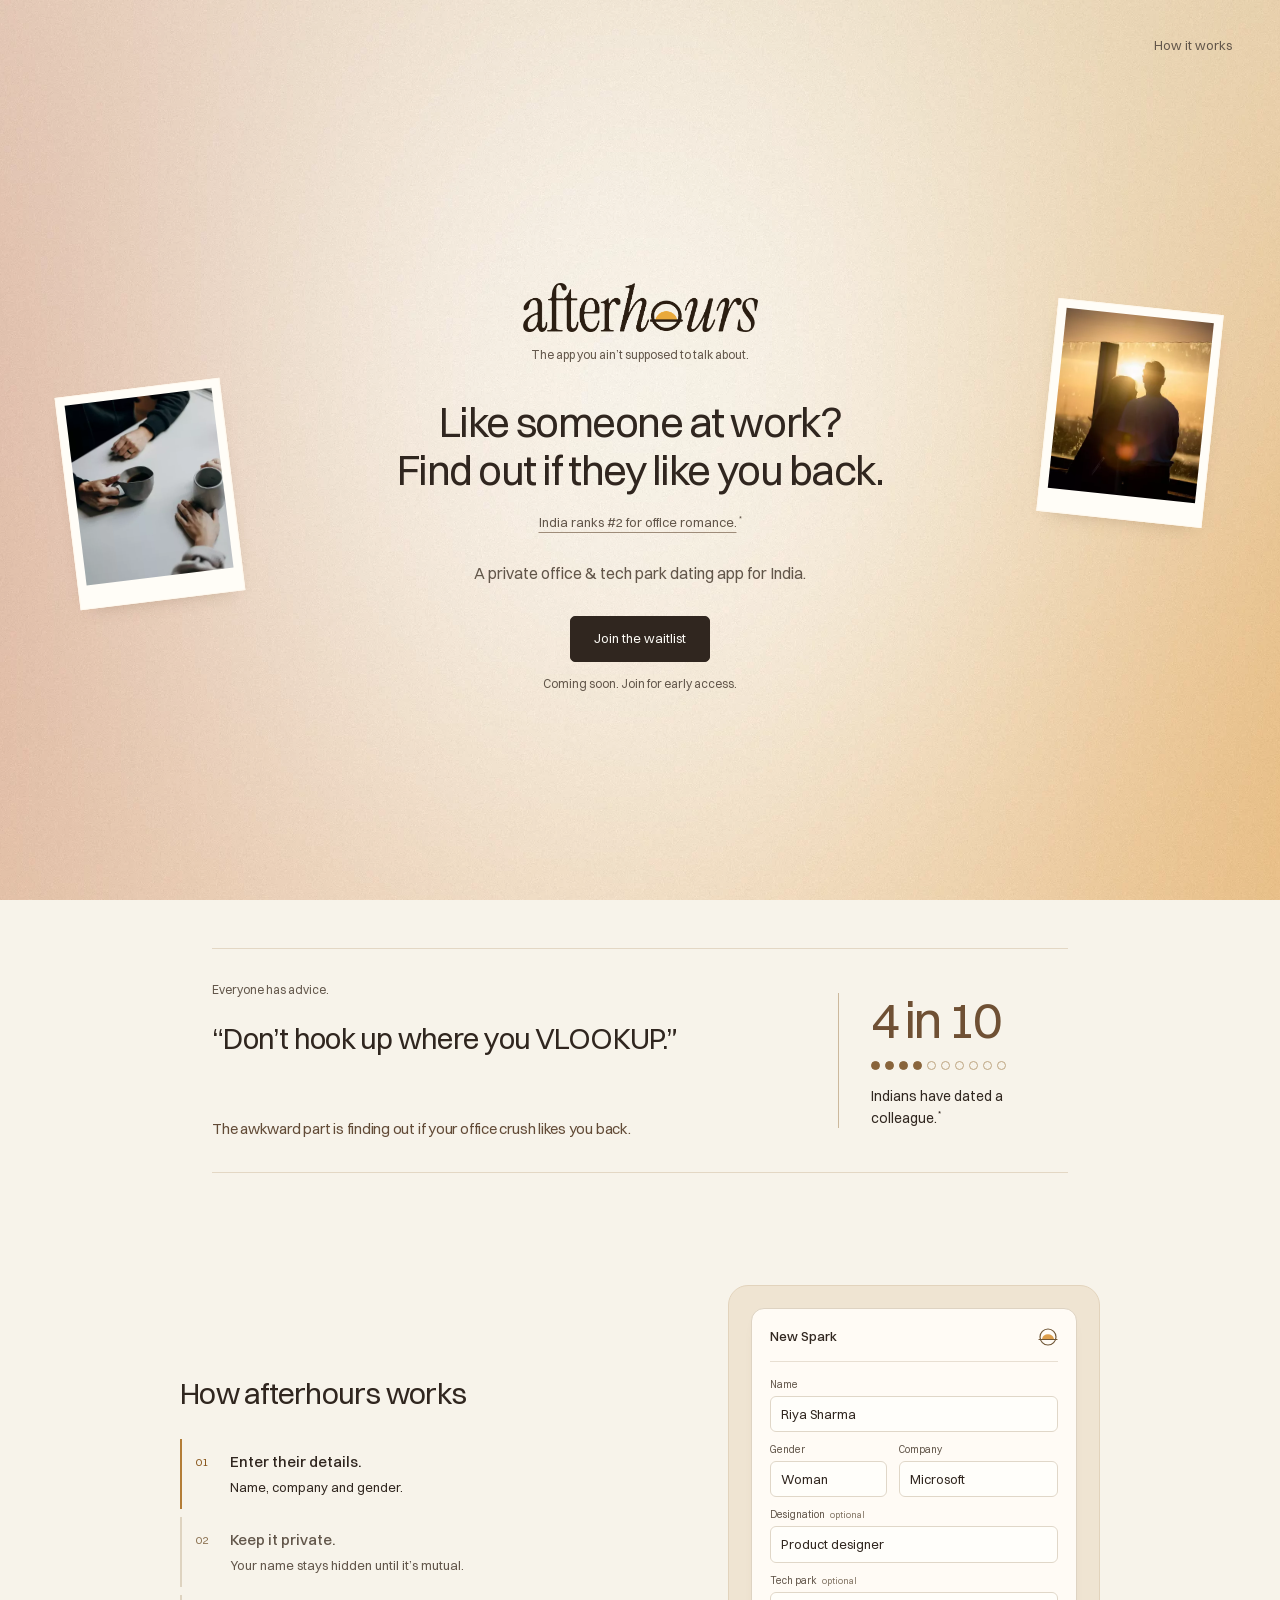
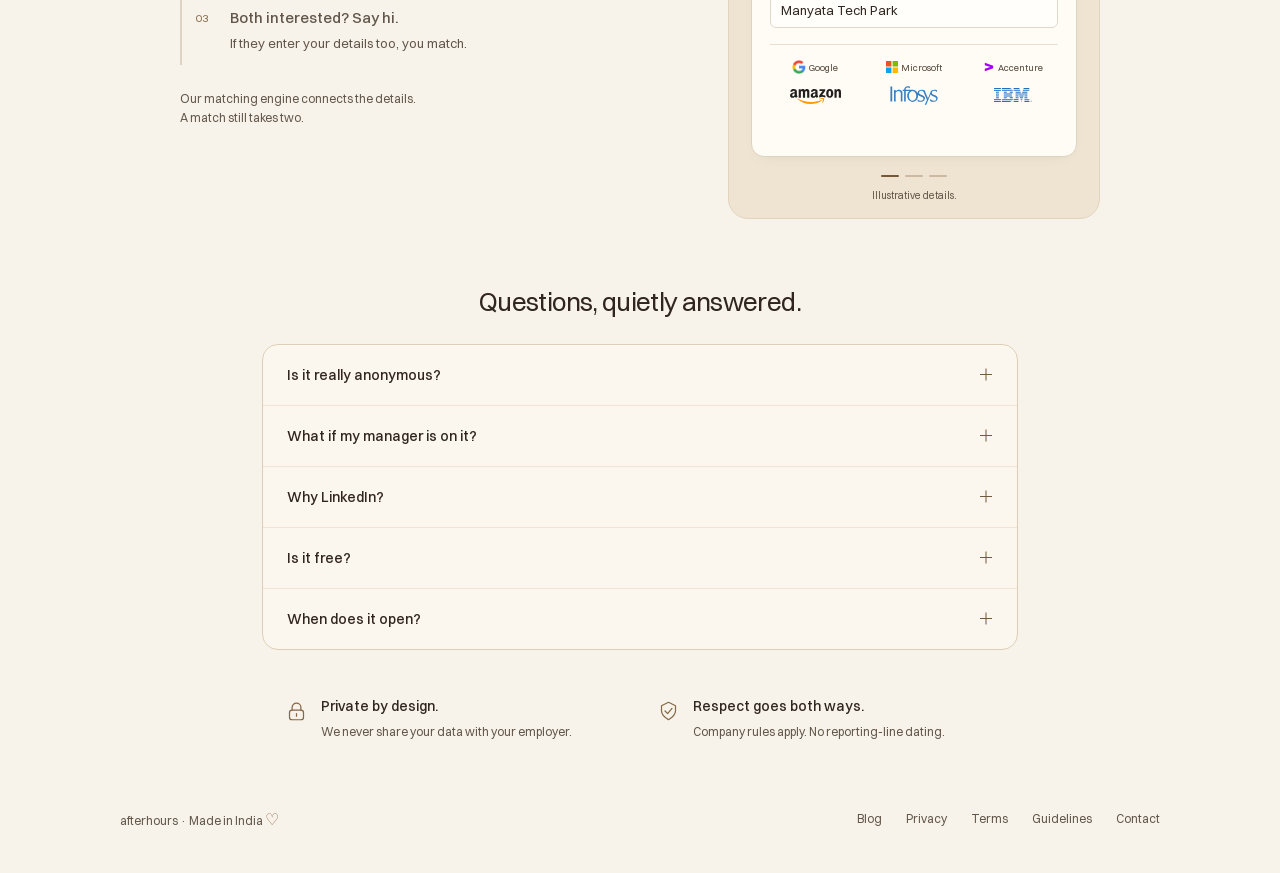
<file: index.html>
<!doctype html>
<html lang="en-IN">
<head>
  <meta charset="utf-8">
<meta http-equiv="Content-Security-Policy" content="default-src 'self'; script-src 'self'; style-src 'self'; img-src 'self' data:; font-src 'self'; connect-src 'self' https://txncchkalmkvjaeogduh.supabase.co; object-src 'none'; base-uri 'self'; form-action 'none'; upgrade-insecure-requests">
<meta name="referrer" content="strict-origin-when-cross-origin">
<meta name="description" content="For the person you keep noticing at work. A private dating app for working professionals in India. Nobody finds out unless it's mutual.">
<link rel="canonical" href="https://tryafterhours.app/">
<meta property="og:type" content="website"><meta property="og:site_name" content="afterhours"><meta property="og:url" content="https://tryafterhours.app/">
<meta property="og:title" content="afterhours | The app you ain't supposed to talk about."><meta property="og:description" content="For the person you keep noticing at work. A private dating app for working professionals in India. Nobody finds out unless it's mutual.">
<meta property="og:image" content="https://tryafterhours.app/assets/og-card.jpg"><meta property="og:image:width" content="1200"><meta property="og:image:height" content="630">
<meta property="og:image:alt" content="afterhours: The app you ain't supposed to talk about.">
<meta name="twitter:card" content="summary_large_image"><meta name="twitter:title" content="afterhours"><meta name="twitter:description" content="For the person you keep noticing at work. A private dating app for working professionals in India. Nobody finds out unless it's mutual."><meta name="twitter:image" content="https://tryafterhours.app/assets/og-card.jpg">
<script type="application/ld+json">[{"@context": "https://schema.org", "@type": "Organization", "name": "afterhours", "url": "https://tryafterhours.app/", "logo": "https://tryafterhours.app/assets/apple-touch-icon.png", "email": "support@tryafterhours.app", "areaServed": "IN", "description": "For the person you keep noticing at work. A private dating app for working professionals in India. Nobody finds out unless it's mutual."}, {"@context": "https://schema.org", "@type": "WebSite", "name": "afterhours", "url": "https://tryafterhours.app/", "inLanguage": "en-IN"}, {"@context": "https://schema.org", "@type": "FAQPage", "mainEntity": [{"@type": "Question", "name": "Is it really anonymous?", "acceptedAnswer": {"@type": "Answer", "text": "Until it’s mutual, yes. Nobody learns you Sparked them unless they Spark you too. We can’t stop people guessing, but we never give it away."}}, {"@type": "Question", "name": "What if my manager is on it?", "acceptedAnswer": {"@type": "Answer", "text": "They might be. But nobody can browse, so they’d never see you unless you both Spark each other. And there’s one promise every member makes: no Sparks up or down your reporting line. Managers and their teams are off-limits, both ways."}}, {"@type": "Question", "name": "Why LinkedIn?", "acceptedAnswer": {"@type": "Answer", "text": "To keep it real. afterhours is for verified working professionals. We never post anything to LinkedIn."}}, {"@type": "Question", "name": "Is it free?", "acceptedAnswer": {"@type": "Answer", "text": "Yes. Joining and using afterhours is free."}}, {"@type": "Question", "name": "When does it open?", "acceptedAnswer": {"@type": "Answer", "text": "We’re building it now. Join the waitlist and we’ll email you when it’s ready. Open to working professionals across India."}}]}]</script>
  <meta name="viewport" content="width=device-width, initial-scale=1, viewport-fit=cover">
  <meta name="theme-color" content="#f7f3ea">
  <title>afterhours | Office &amp; tech park dating for professionals in India</title>
  <link rel="icon" href="assets/favicon.svg" type="image/svg+xml">
  <link rel="icon" href="favicon.ico" sizes="16x16 32x32 48x48" type="image/x-icon">
  <link rel="icon" href="assets/favicon-96.png" sizes="96x96" type="image/png">
  <link rel="apple-touch-icon" href="assets/apple-touch-icon.png">
  <link rel="preload" href="assets/switzer-400.woff2" as="font" type="font/woff2" crossorigin>
  <link rel="preload" href="assets/switzer-500.woff2" as="font" type="font/woff2" crossorigin>
  <link rel="stylesheet" href="preview.css">
  <script src="config.js" defer></script>
  <script src="preview.js" defer></script>
</head>
<body>
  <div class="ambient-light" aria-hidden="true"></div>
  <a class="skip" href="#main">Skip to content</a>
  <main id="main">
    <section class="hero" aria-labelledby="headline">
      <header class="masthead">
        <nav aria-label="Main"><a href="#how-it-works">How it works</a></nav>
      </header>
      <div class="hero-content">
        <div class="photo-pair" aria-hidden="true"><figure class="photo-print coffee"><img src="assets/coffee-print.webp" width="360" height="440" alt=""></figure><figure class="photo-print together"><img src="assets/after-work-print.webp" width="360" height="440" alt=""></figure></div>
        <span class="wordmark">
          <img class="wordmark-original" src="assets/wordmark.png" width="829" height="174" alt="afterhours">
          <span class="wordmark-motion" aria-hidden="true"><img class="wordmark-cutout" src="assets/wordmark-cutout.png" width="829" height="174" alt=""><span class="logo-glyph"><span class="glyph-front"><img src="assets/sun-glyph.png" width="121" height="113" alt=""></span><span class="glyph-back"><svg viewBox="0 0 121 113"><path d="M60.5 101S9 71 9 40C9 13 45 7 60.5 32 76 7 112 13 112 40c0 31-51.5 61-51.5 61Z"/></svg></span></span></span>
        </span>
        <p class="brand-line">The app you ain’t supposed to talk about.</p>
        <h1 id="headline">Like someone at work?<br>Find out if they <span class="keep-together">like you back.</span></h1>
        <p class="fact"><span class="stat-claim">India ranks #2 for office romance.</span><sup>*</sup></p>
        <p class="description">A private office &amp; tech park dating app for India.</p>
        <button class="primary join-button" type="button" data-join>Join the waitlist</button>
        <p class="launch">Coming soon. Join for early access.</p>
      </div>
    </section>

    <section class="reframe" aria-labelledby="reframe-title">
      <div class="reframe-inner">
        <div class="advice-copy"><p class="eyebrow" id="reframe-title">Everyone has advice.</p>
          <div class="quote-stack"><blockquote class="active">“Don’t hook up where you VLOOKUP.”</blockquote><blockquote aria-hidden="true">“Don’t get your honey where you make your money.”</blockquote></div>
          <p class="reframe-answer">The awkward part is finding out if your office crush likes you back.</p>
        </div>
        <aside class="context-fact"><strong>4 in 10</strong><div class="stat-sample" aria-hidden="true"><i class="filled"></i><i class="filled"></i><i class="filled"></i><i class="filled"></i><i></i><i></i><i></i><i></i><i></i><i></i></div><span class="stat-caption">Indians have dated a colleague.<sup>*</sup></span></aside>
      </div>
    </section>

    <section class="details" id="how-it-works" aria-labelledby="how-title">
      <div class="explanation">
        <div class="explanation-copy">
          <h2 id="how-title">How afterhours works</h2>
          <ol class="story-steps">
            <li class="current" aria-current="step"><button class="step-choice" type="button" data-scene="0" aria-controls="note-details" aria-pressed="true"><strong>Enter their details.</strong><span>Name, company and gender.</span></button></li>
            <li><button class="step-choice" type="button" data-scene="1" aria-controls="note-private" aria-pressed="false"><strong>Keep it private.</strong><span>Your name stays hidden until it’s mutual.</span></button></li>
            <li><button class="step-choice" type="button" data-scene="2" aria-controls="note-match" aria-pressed="false"><strong>Both interested? Say hi.</strong><span>If they enter your details too, you match.</span></button></li>
          </ol>
          <p class="sr-only" id="manual-step-status" role="status"></p>
          <p class="engine-caption">Our matching engine connects the details.<br>A match still takes two.</p>
        </div>
        <div class="note-demo" aria-label="An example of a private Spark becoming a mutual match">
          <span class="sr-only" id="scene-caption">Enter their name, company and gender.</span>
          <div class="note-stage">
            <div class="spark-details app-demo-screen" id="note-details">
              <div class="demo-top"><span>New Spark</span><svg viewBox="0 0 20 20" aria-hidden="true"><circle cx="10" cy="10" r="8"/><path class="mini-sun" d="M4 12a6.2 6.2 0 0 1 12 0Z"/><path d="M1 12.5h18"/></svg></div>
              <dl class="demo-fields">
                <div class="field-wide"><dt>Name</dt><dd>Riya Sharma</dd></div>
                <div><dt>Gender</dt><dd>Woman</dd></div>
                <div><dt>Company</dt><dd>Microsoft</dd></div>
                <div class="field-wide"><dt>Designation <small>optional</small></dt><dd>Product designer</dd></div>
                <div class="field-wide"><dt>Tech park <small>optional</small></dt><dd>Manyata Tech Park</dd></div>
              </dl>
              <div class="company-strip" aria-label="Company examples">
                <span class="company-option"><img src="assets/google-mark.png" width="14" height="14" alt="">Google</span>
                <span class="company-option"><svg class="company-icon" viewBox="0 0 20 20" aria-hidden="true"><path fill="#f25022" d="M0 0h9v9H0z"/><path fill="#7fba00" d="M11 0h9v9h-9z"/><path fill="#00a4ef" d="M0 11h9v9H0z"/><path fill="#ffb900" d="M11 11h9v9h-9z"/></svg>Microsoft</span>
                <span class="company-option"><svg class="company-icon" viewBox="0 0 20 20" aria-hidden="true"><path fill="#a100ff" d="M3 3 17 8v4L3 17v-4l9-3-9-3Z"/></svg>Accenture</span>
                <span class="company-option"><img class="company-wordmark amazon" src="assets/amazon-logo.svg" width="51" height="17" alt="Amazon"></span>
                <span class="company-option"><img class="company-wordmark" src="assets/infosys-logo.svg" width="48" height="19" alt="Infosys"></span>
                <span class="company-option"><img class="company-wordmark" src="assets/ibm-logo.svg" width="38" height="15" alt="IBM"></span>
              </div>
            </div>
            <div class="sealed-note app-demo-screen mock-theme" id="note-private" aria-hidden="true" inert>
              <div class="private-topline"><img src="assets/wordmark.png" width="829" height="174" alt="afterhours"><span>Private Spark</span></div>
              <div class="saved-heading"><svg class="spark-emblem" viewBox="0 0 100 100" aria-hidden="true"><defs><linearGradient id="spark-gold" x1=".2" y1="0" x2=".8" y2="1"><stop stop-color="#f7d58b"/><stop offset=".55" stop-color="#e5a746"/><stop offset="1" stop-color="#b97c25"/></linearGradient></defs><path class="spark-main" d="M50 6C55 32 68 44 94 50 68 56 55 68 50 94 45 68 32 56 6 50 32 44 45 32 50 6Z"/><path class="spark-highlight" d="M50 15C49 34 36 46 16 50"/><path class="spark-small" d="M83 5c1 7 4 10 11 11-7 1-10 4-11 11-1-7-4-10-11-11 7-1 10-4 11-11Z"/></svg><h3>Spark <em>sent.</em></h3><p>No name revealed. No awkward message.</p></div>
              <div class="saved-recipient"><span class="recipient-label">Someone on your mind</span><h4>Riya Sharma</h4><p>Product designer · Microsoft</p><span class="recipient-place">Manyata Tech Park</span></div>
              <p class="private-promise"><svg viewBox="0 0 24 24" aria-hidden="true"><rect x="5" y="10" width="14" height="11" rx="2"/><path d="M8 10V7a4 4 0 0 1 8 0v3"/></svg>You’ll both know if it’s mutual.</p>
            </div>
            <div class="note-conversation app-demo-screen mock-theme" id="note-match" aria-hidden="true" inert>
              <div class="chat-header"><span class="chat-avatar"><img src="assets/chat-avatar-v3.webp" width="96" height="96" alt="Illustrative profile photo"></span><div><h3>Riya</h3><p><svg viewBox="0 0 24 24" aria-hidden="true"><rect x="5" y="10" width="14" height="11" rx="2"/><path d="M8 10V7a4 4 0 0 1 8 0v3"/></svg>Private</p></div><span class="chat-menu" aria-hidden="true">•••</span></div>
              <div class="chat-clock"><svg viewBox="0 0 24 24" aria-hidden="true"><circle cx="12" cy="12" r="9"/><path d="M12 7v5l3 2"/></svg><span>23h 59m left</span></div>
              <div class="chat-thread" aria-label="Illustrated conversation after a mutual match">
                <p class="chat-day">You matched just now</p>
                <p class="chat-line incoming message-one">wait… it's actually you??<time>6:58 pm</time></p>
                <p class="chat-line outgoing message-two">i was literally hoping it'd be you 🥹<time>6:58 pm</time></p>
                <p class="chat-line incoming message-three">coffee after work?<time>6:59 pm</time></p>
                <p class="chat-line outgoing message-four">yes. but you’re saying hi first 😌<time>6:59 pm</time></p>
              </div>
              <div class="chat-compose-row" aria-hidden="true"><div class="chat-composer"><span>Message</span></div><span class="send-symbol"><svg viewBox="0 0 20 20"><path d="M10 15V5m-4 4 4-4 4 4"/></svg></span></div>
            </div>
          </div>
          <div class="scene-position" aria-hidden="true"><i class="current"></i><i></i><i></i></div>
          <p class="demo-disclosure">Illustrative details.</p>
        </div>
      </div>
    </section>
    <section class="faqs" aria-labelledby="faq-title">
      <h2 id="faq-title">Questions, quietly answered.</h2>
      <div class="faq-list">
        <details><summary>Is it really anonymous?<span aria-hidden="true"></span></summary><p>Until it’s mutual, yes. Nobody learns you Sparked them unless they Spark you too. We can’t stop people guessing, but we never give it away.</p></details>
        <details><summary>What if my manager is on it?<span aria-hidden="true"></span></summary><p>They might be. But nobody can browse, so they’d never see you unless you both Spark each other. And there’s one promise every member makes: no Sparks up or down your reporting line. Managers and their teams are off-limits, both ways.</p></details>
        <details><summary>Why LinkedIn?<span aria-hidden="true"></span></summary><p>To keep it real. afterhours is for verified working professionals. We never post anything to LinkedIn.</p></details>
        <details><summary>Is it free?<span aria-hidden="true"></span></summary><p>Yes. Joining and using afterhours is free.</p></details>
        <details><summary>When does it open?<span aria-hidden="true"></span></summary><p>We’re building it now. Join the waitlist and we’ll email you when it’s ready. Open to working professionals across India.</p></details>
      </div>
    </section>
    <section class="assurance-bottom" aria-label="Privacy and boundaries">
      <div class="assurance">
        <div class="assurance-item"><svg viewBox="0 0 24 24" aria-hidden="true"><path d="M7 11V8a5 5 0 0 1 10 0v3"/><rect x="4" y="11" width="16" height="11" rx="3"/><path d="M12 15v3"/></svg><p>Private by design.<span>We never share your data with your employer.</span></p></div>
        <div class="assurance-item"><svg viewBox="0 0 24 24" aria-hidden="true"><path d="m12 2 8 4v6c0 5-8 10-8 10S4 17 4 12V6Z"/><path d="m8 12 3 3 5-6"/></svg><p>Respect goes both ways.<span>Company rules apply. No reporting-line dating.</span></p></div>
      </div>
    </section>
  </main>
  <footer>
    <span>afterhours · Made in India <span class="footer-heart" aria-label="with love">♡</span></span>
    <nav aria-label="Footer">
      <a href="https://tryafterhours.app/blog/">Blog</a>
      <a href="https://tryafterhours.app/privacy.html">Privacy</a>
      <a href="https://tryafterhours.app/terms.html">Terms</a>
      <a href="https://tryafterhours.app/guidelines.html">Guidelines</a>
      <a href="mailto:support@tryafterhours.app">Contact</a>
    </nav>
  </footer>

  <dialog id="waitlist" aria-labelledby="join-title">
    <div class="pass-sheet">
      <div class="pass-slot" aria-hidden="true"></div>
      <header class="pass-header">
        <img src="assets/wordmark.png" width="831" height="175" alt="afterhours">
        <span>After-hours pass</span>
        <button class="close" type="button" aria-label="Close" autofocus>×</button>
      </header>
      <form id="preview-form" novalidate>
        <div class="pass-body">
          <h2 id="join-title">Be the first to try it.</h2>
          <p class="form-intro">We’ll email you when afterhours is ready.</p>
          <label for="email">Personal email</label>
          <div class="pass-input"><svg viewBox="0 0 24 24" aria-hidden="true"><rect x="3" y="5" width="18" height="14" rx="3"/><path d="m4 7 8 6 8-6"/></svg><input id="email" name="email" type="email" placeholder="you@example.com" autocomplete="email" maxlength="254" required aria-describedby="email-error"></div>
          <p class="field-error" id="email-error" hidden></p>
          <fieldset class="gender-choices" aria-describedby="gender-error"><legend>Gender</legend><div>
            <label><input type="radio" name="gender" value="man" required><span>Man</span></label>
            <label><input type="radio" name="gender" value="woman" required><span>Woman</span></label>
            <label><input type="radio" name="gender" value="non_binary" required><span>Non-binary</span></label>
            <label><input type="radio" name="gender" value="self_describe" required><span>Self-describe</span></label>
          </div></fieldset>
          <p class="field-error" id="gender-error" hidden></p>
          <label for="work">Company or tech park <span class="optional">(optional)</span></label>
          <div class="pass-input"><svg viewBox="0 0 24 24" aria-hidden="true"><rect x="4" y="7" width="16" height="14" rx="2"/><path d="M9 7V3h6v4M9 12h.01M15 12h.01M9 16h.01M15 16h.01"/></svg><input id="work" name="work" type="text" maxlength="120" placeholder="Where you work" aria-describedby="work-error"></div>
          <p class="field-error" id="work-error" hidden></p>
          <label class="consent"><input id="consent" type="checkbox" required aria-describedby="consent-error"><span>I’m 18 or older and agree to the <a href="https://tryafterhours.app/privacy.html" target="_blank" rel="noopener">Privacy Policy</a>.</span></label>
          <p class="field-error consent-error" id="consent-error" hidden></p>
          <p class="sr-only" id="validation-status" role="alert"></p>
          <p class="field-error form-note" id="form-note" hidden></p>
        </div>
        <div class="pass-stub">
          <div class="stub-identity"><div class="pass-barcode" aria-hidden="true"></div><span class="stub-copy">Something to look forward to.</span></div>
          <button class="primary form-submit" type="submit">Get my pass</button>
        </div>
      </form>
      <section id="confirmation" hidden aria-labelledby="confirmation-title">
        <div class="confirmation-body">
          <div class="pass-stamp" aria-hidden="true"><span>On the list</span><b>You’re in.</b><span>See you<br>after hours</span></div>
          <h2 id="confirmation-title" tabindex="-1">Now send it around.</h2>
          <p>Your crush won't join an app nobody's heard of.</p>
        </div>
        <div class="pass-share">
          <button class="primary" type="button" data-share>Share afterhours</button>
          <div class="share-options"><button type="button" data-copy>Copy message</button><a data-whatsapp target="_blank" rel="noopener noreferrer">WhatsApp</a></div>
          <p id="share-status" class="share-status" role="status"></p>
          <label class="sr-only" for="share-text">Share message to copy</label>
          <textarea id="share-text" rows="3" readonly hidden></textarea>
          <button class="done-close" type="button" data-close>Done for now</button>
        </div>
      </section>
    </div>
  </dialog>
</body>
</html>
</file>
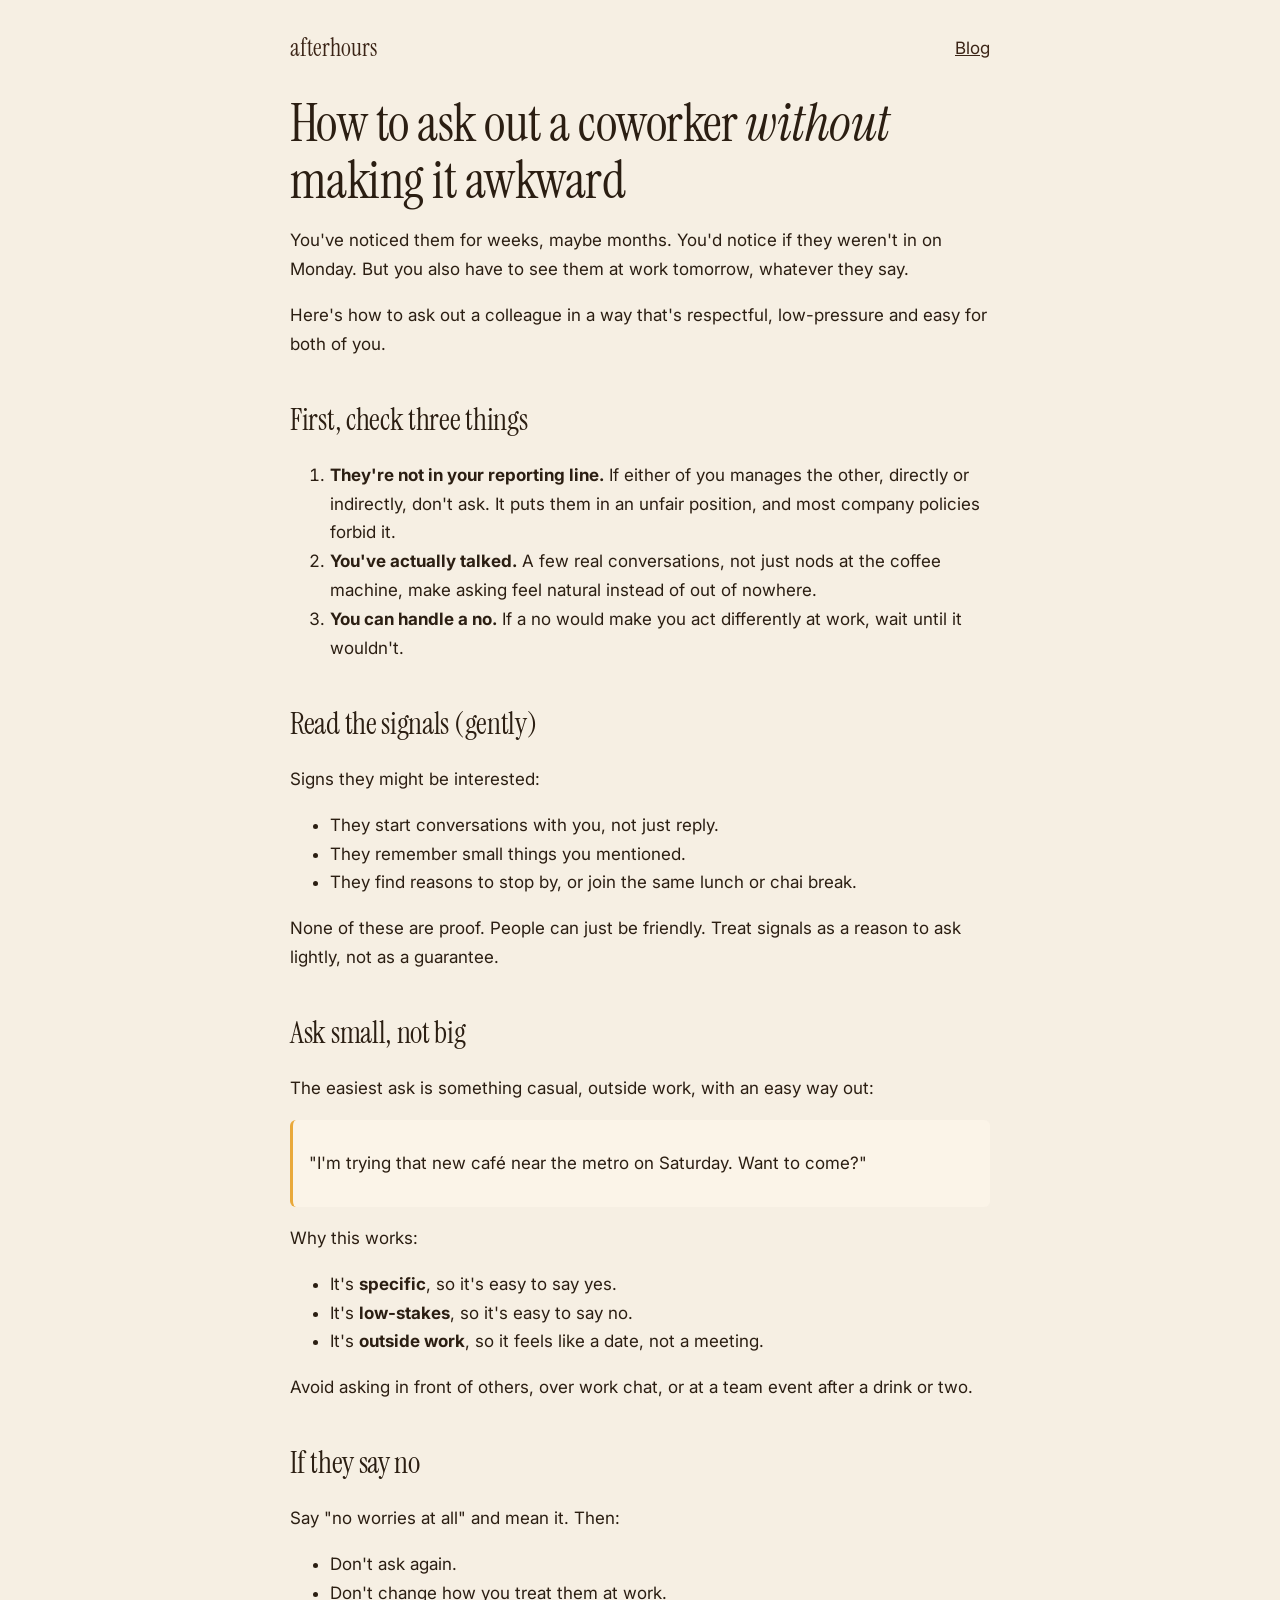
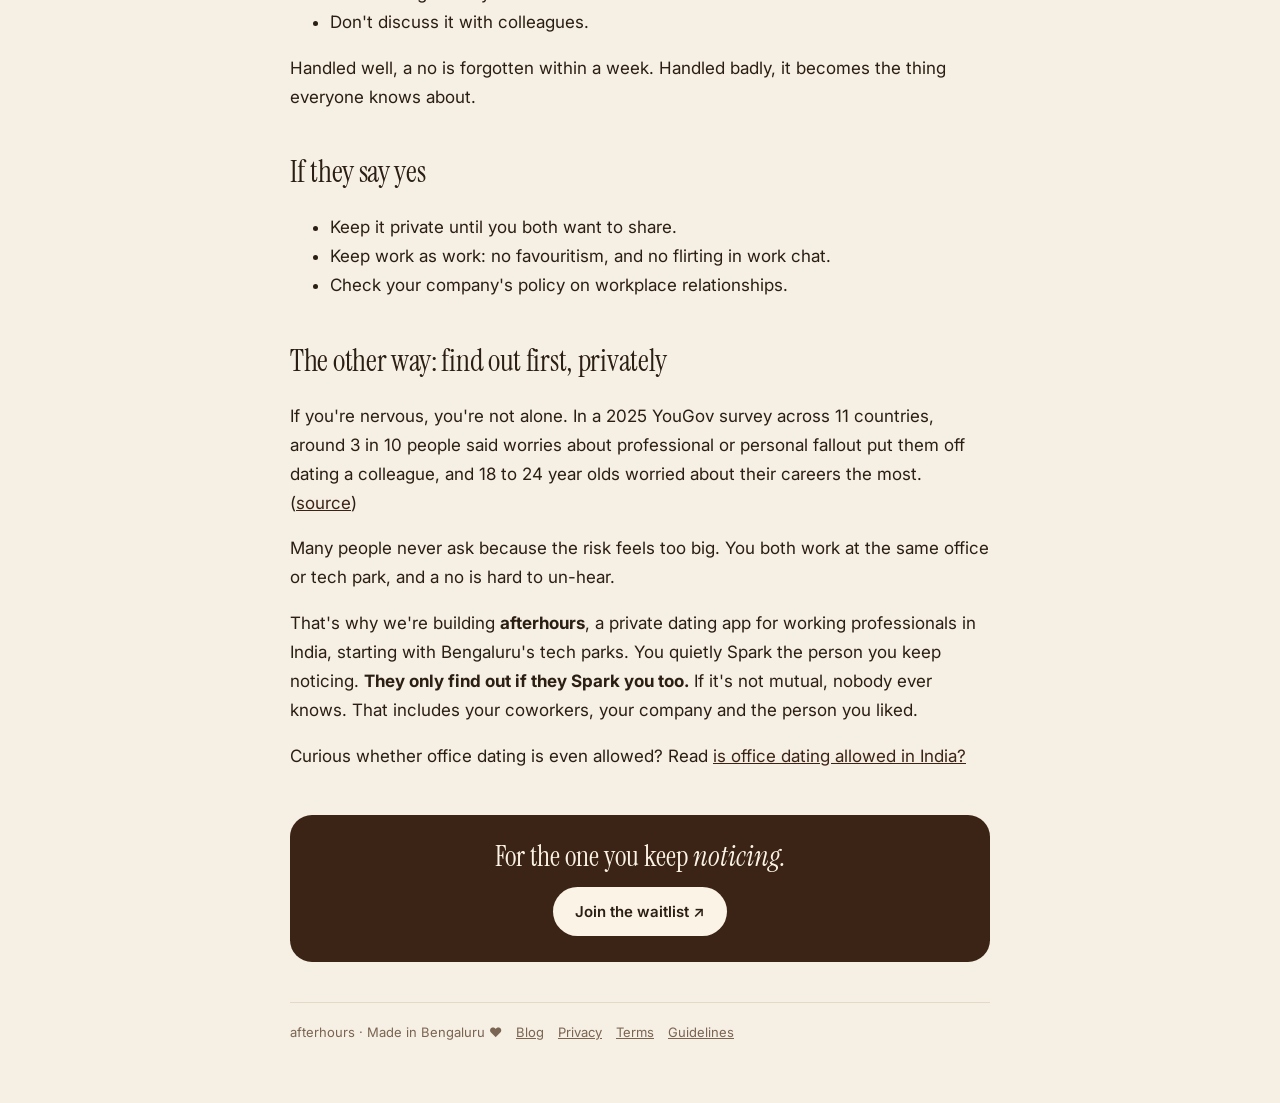
<file: ask-out-coworker/index.html>
<!doctype html><html lang="en-IN"><head><meta charset="utf-8"><meta name="viewport" content="width=device-width,initial-scale=1">
<meta http-equiv="Content-Security-Policy" content="default-src 'self'; style-src 'self' 'unsafe-inline'; font-src 'self'; img-src 'self' data:; object-src 'none'; base-uri 'self'">
<title>How to ask out a coworker without making it awkward · afterhours</title><meta name="description" content="Practical, respectful advice on asking out a colleague, reading the signals, and handling a no, for anyone thinking about office or workplace dating."><link rel="canonical" href="https://tryafterhours.app/ask-out-coworker/">
<meta property="og:type" content="article"><meta property="og:title" content="How to ask out a coworker without making it awkward"><meta property="og:description" content="Practical, respectful advice on asking out a colleague, reading the signals, and handling a no, for anyone thinking about office or workplace dating."><meta property="og:url" content="https://tryafterhours.app/ask-out-coworker/">
<meta property="og:image" content="https://tryafterhours.app/assets/og-card.jpg"><meta name="twitter:card" content="summary_large_image">
<link rel="icon" href="/favicon.ico" sizes="48x48"><link rel="icon" href="/assets/favicon.svg" type="image/svg+xml"><script type="application/ld+json">{"@context": "https://schema.org", "@type": "Article", "headline": "How to ask out a coworker without making it awkward", "description": "Practical, respectful advice on asking out a colleague, reading the signals, and handling a no, for anyone thinking about office or workplace dating.", "inLanguage": "en-IN", "mainEntityOfPage": "https://tryafterhours.app/ask-out-coworker/", "image": "https://tryafterhours.app/assets/og-card.jpg", "datePublished": "2026-11-01", "author": {"@type": "Organization", "name": "afterhours", "url": "https://tryafterhours.app/"}, "publisher": {"@type": "Organization", "name": "afterhours", "logo": {"@type": "ImageObject", "url": "https://tryafterhours.app/assets/apple-touch-icon.png"}}}</script>
<style>@font-face{font-family:S;src:url(/fonts/InstrumentSerif-Regular.ttf)}@font-face{font-family:S;font-style:italic;src:url(/fonts/InstrumentSerif-Italic.ttf)}@font-face{font-family:I;src:url(/fonts/Inter.ttf)}
body{margin:0;background:#F6EFE3;color:#2B1E12;font:17px/1.7 I,system-ui,sans-serif}main{max-width:700px;margin:0 auto;padding:28px 22px 60px}
a{color:#3B2416}h1,h2,h3{font-family:S;font-weight:400;letter-spacing:-.01em;line-height:1.1}h1{font-size:clamp(38px,7vw,52px);margin:26px 0 14px}h2{font-size:30px;margin-top:44px}h3{font-size:23px;margin:30px 0 4px}
blockquote{margin:0;padding:12px 16px;background:#fbf4e8;border-left:3px solid #E9A93B;border-radius:6px}.top{display:flex;justify-content:space-between;align-items:center}
.cta{display:block;margin:44px 0 10px;padding:26px 22px;background:#3B2416;color:#FBF3E6;border-radius:22px;text-align:center}.cta p{margin:0 0 14px;font-family:S;font-size:28px;line-height:1.15}
.cta a{display:inline-block;background:#FBF3E6;color:#2B1E12;text-decoration:none;font-weight:600;font-size:15px;padding:12px 22px;border-radius:999px}
footer{display:flex;flex-wrap:wrap;gap:14px;font-size:13px;color:#7a6452;border-top:1px solid #e4d8c6;margin-top:40px;padding-top:18px}footer a{color:#7a6452}</style></head>
<body><main><div class="top"><a href="/" style="font-family:S;font-size:24px;text-decoration:none">afterhours</a><a href="/blog/">Blog</a></div>
<article><h1>How to ask out a coworker <em>without</em> making it awkward</h1>
<p>You've noticed them for weeks, maybe months. You'd notice if they weren't in on Monday. But you also have to see them at work tomorrow, whatever they say.</p>
<p>Here's how to ask out a colleague in a way that's respectful, low-pressure and easy for both of you.</p>
<h2>First, check three things</h2>
<ol>
<li><strong>They're not in your reporting line.</strong> If either of you manages the other, directly or indirectly, don't ask. It puts them in an unfair position, and most company policies forbid it.</li>
<li><strong>You've actually talked.</strong> A few real conversations, not just nods at the coffee machine, make asking feel natural instead of out of nowhere.</li>
<li><strong>You can handle a no.</strong> If a no would make you act differently at work, wait until it wouldn't.</li>
</ol>
<h2>Read the signals (gently)</h2>
<p>Signs they might be interested:</p>
<ul>
<li>They start conversations with you, not just reply.</li>
<li>They remember small things you mentioned.</li>
<li>They find reasons to stop by, or join the same lunch or chai break.</li>
</ul>
<p>None of these are proof. People can just be friendly. Treat signals as a reason to ask lightly, not as a guarantee.</p>
<h2>Ask small, not big</h2>
<p>The easiest ask is something casual, outside work, with an easy way out:</p>
<blockquote>
<p>"I'm trying that new café near the metro on Saturday. Want to come?"</p>
</blockquote>
<p>Why this works:</p>
<ul>
<li>It's <strong>specific</strong>, so it's easy to say yes.</li>
<li>It's <strong>low-stakes</strong>, so it's easy to say no.</li>
<li>It's <strong>outside work</strong>, so it feels like a date, not a meeting.</li>
</ul>
<p>Avoid asking in front of others, over work chat, or at a team event after a drink or two.</p>
<h2>If they say no</h2>
<p>Say "no worries at all" and mean it. Then:</p>
<ul>
<li>Don't ask again.</li>
<li>Don't change how you treat them at work.</li>
<li>Don't discuss it with colleagues.</li>
</ul>
<p>Handled well, a no is forgotten within a week. Handled badly, it becomes the thing everyone knows about.</p>
<h2>If they say yes</h2>
<ul>
<li>Keep it private until you both want to share.</li>
<li>Keep work as work: no favouritism, and no flirting in work chat.</li>
<li>Check your company's policy on workplace relationships.</li>
</ul>
<h2>The other way: find out first, privately</h2>
<p>If you're nervous, you're not alone. In a 2025 YouGov survey across 11 countries, around 3 in 10 people said worries about professional or personal fallout put them off dating a colleague, and 18 to 24 year olds worried about their careers the most. (<a href="https://www.indiatoday.in/lifestyle/relationship/story/india-ranks-2-for-office-romances-in-new-survey-2818208-2025-11-13">source</a>)</p>
<p>Many people never ask because the risk feels too big. You both work at the same office or tech park, and a no is hard to un-hear.</p>
<p>That's why we're building <strong>afterhours</strong>, a private dating app for working professionals in India, starting with Bengaluru's tech parks. You quietly Spark the person you keep noticing. <strong>They only find out if they Spark you too.</strong> If it's not mutual, nobody ever knows. That includes your coworkers, your company and the person you liked.</p>
<p>Curious whether office dating is even allowed? Read <a href="../office-dating-india/">is office dating allowed in India?</a></p></article>
<div class="cta"><p>For the one you keep <i>noticing.</i></p><a href="/#join">Join the waitlist ↗</a></div>
<footer><span>afterhours · Made in Bengaluru ❤️</span><a href="/blog/">Blog</a><a href="/privacy.html">Privacy</a><a href="/terms.html">Terms</a><a href="/guidelines.html">Guidelines</a></footer></main></body></html>
</file>
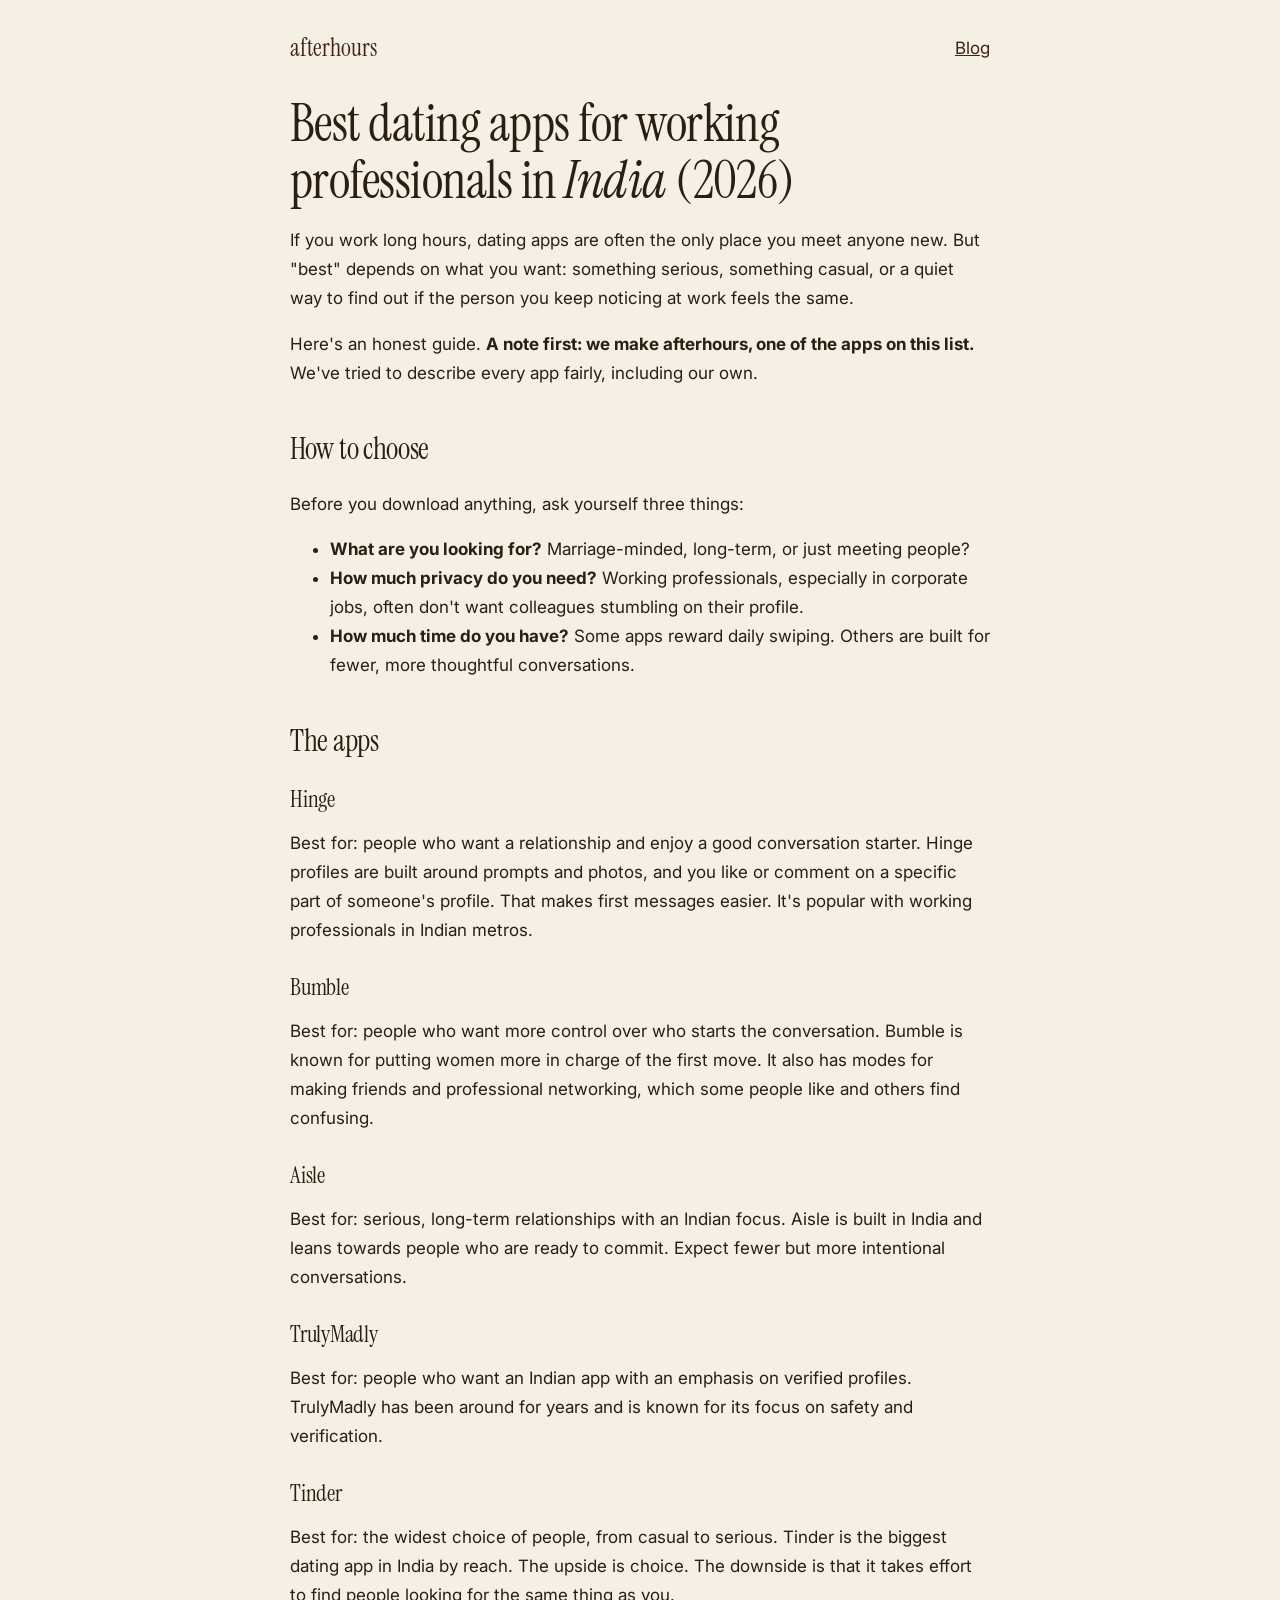
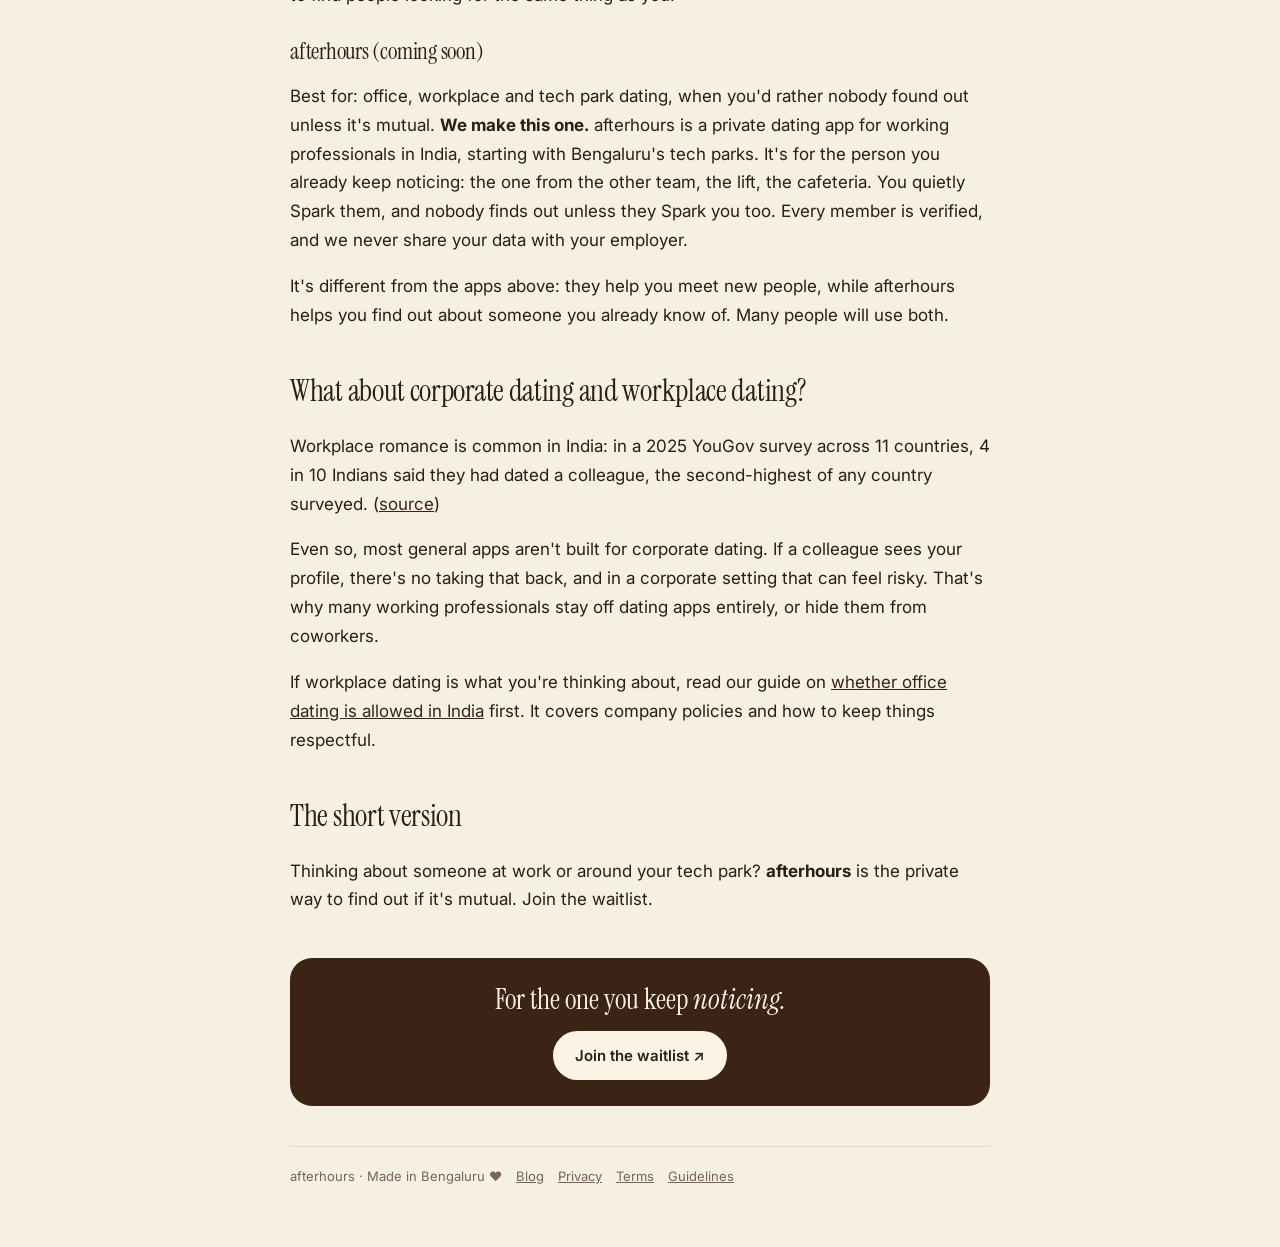
<file: best-dating-apps-working-professionals-india/index.html>
<!doctype html><html lang="en-IN"><head><meta charset="utf-8"><meta name="viewport" content="width=device-width,initial-scale=1">
<meta http-equiv="Content-Security-Policy" content="default-src 'self'; style-src 'self' 'unsafe-inline'; font-src 'self'; img-src 'self' data:; object-src 'none'; base-uri 'self'">
<title>Best dating apps for working professionals in India (2026) · afterhours</title><meta name="description" content="An honest look at the best dating apps for working professionals in India, from Hinge and Bumble to Aisle, plus a private option for office and workplace dating."><link rel="canonical" href="https://tryafterhours.app/best-dating-apps-working-professionals-india/">
<meta property="og:type" content="article"><meta property="og:title" content="Best dating apps for working professionals in India (2026)"><meta property="og:description" content="An honest look at the best dating apps for working professionals in India, from Hinge and Bumble to Aisle, plus a private option for office and workplace dating."><meta property="og:url" content="https://tryafterhours.app/best-dating-apps-working-professionals-india/">
<meta property="og:image" content="https://tryafterhours.app/assets/og-card.jpg"><meta name="twitter:card" content="summary_large_image">
<link rel="icon" href="/favicon.ico" sizes="48x48"><link rel="icon" href="/assets/favicon.svg" type="image/svg+xml"><script type="application/ld+json">{"@context": "https://schema.org", "@type": "Article", "headline": "Best dating apps for working professionals in India (2026)", "description": "An honest look at the best dating apps for working professionals in India, from Hinge and Bumble to Aisle, plus a private option for office and workplace dating.", "inLanguage": "en-IN", "mainEntityOfPage": "https://tryafterhours.app/best-dating-apps-working-professionals-india/", "image": "https://tryafterhours.app/assets/og-card.jpg", "datePublished": "2026-11-01", "author": {"@type": "Organization", "name": "afterhours", "url": "https://tryafterhours.app/"}, "publisher": {"@type": "Organization", "name": "afterhours", "logo": {"@type": "ImageObject", "url": "https://tryafterhours.app/assets/apple-touch-icon.png"}}}</script>
<style>@font-face{font-family:S;src:url(/fonts/InstrumentSerif-Regular.ttf)}@font-face{font-family:S;font-style:italic;src:url(/fonts/InstrumentSerif-Italic.ttf)}@font-face{font-family:I;src:url(/fonts/Inter.ttf)}
body{margin:0;background:#F6EFE3;color:#2B1E12;font:17px/1.7 I,system-ui,sans-serif}main{max-width:700px;margin:0 auto;padding:28px 22px 60px}
a{color:#3B2416}h1,h2,h3{font-family:S;font-weight:400;letter-spacing:-.01em;line-height:1.1}h1{font-size:clamp(38px,7vw,52px);margin:26px 0 14px}h2{font-size:30px;margin-top:44px}h3{font-size:23px;margin:30px 0 4px}
blockquote{margin:0;padding:12px 16px;background:#fbf4e8;border-left:3px solid #E9A93B;border-radius:6px}.top{display:flex;justify-content:space-between;align-items:center}
.cta{display:block;margin:44px 0 10px;padding:26px 22px;background:#3B2416;color:#FBF3E6;border-radius:22px;text-align:center}.cta p{margin:0 0 14px;font-family:S;font-size:28px;line-height:1.15}
.cta a{display:inline-block;background:#FBF3E6;color:#2B1E12;text-decoration:none;font-weight:600;font-size:15px;padding:12px 22px;border-radius:999px}
footer{display:flex;flex-wrap:wrap;gap:14px;font-size:13px;color:#7a6452;border-top:1px solid #e4d8c6;margin-top:40px;padding-top:18px}footer a{color:#7a6452}</style></head>
<body><main><div class="top"><a href="/" style="font-family:S;font-size:24px;text-decoration:none">afterhours</a><a href="/blog/">Blog</a></div>
<article><h1>Best dating apps for working professionals in <em>India</em> (2026)</h1>
<p>If you work long hours, dating apps are often the only place you meet anyone new. But "best" depends on what you want: something serious, something casual, or a quiet way to find out if the person you keep noticing at work feels the same.</p>
<p>Here's an honest guide. <strong>A note first: we make afterhours, one of the apps on this list.</strong> We've tried to describe every app fairly, including our own.</p>
<h2>How to choose</h2>
<p>Before you download anything, ask yourself three things:</p>
<ul>
<li><strong>What are you looking for?</strong> Marriage-minded, long-term, or just meeting people?</li>
<li><strong>How much privacy do you need?</strong> Working professionals, especially in corporate jobs, often don't want colleagues stumbling on their profile.</li>
<li><strong>How much time do you have?</strong> Some apps reward daily swiping. Others are built for fewer, more thoughtful conversations.</li>
</ul>
<h2>The apps</h2>
<h3>Hinge</h3>
<p>Best for: people who want a relationship and enjoy a good conversation starter.
Hinge profiles are built around prompts and photos, and you like or comment on a specific part of someone's profile. That makes first messages easier. It's popular with working professionals in Indian metros.</p>
<h3>Bumble</h3>
<p>Best for: people who want more control over who starts the conversation.
Bumble is known for putting women more in charge of the first move. It also has modes for making friends and professional networking, which some people like and others find confusing.</p>
<h3>Aisle</h3>
<p>Best for: serious, long-term relationships with an Indian focus.
Aisle is built in India and leans towards people who are ready to commit. Expect fewer but more intentional conversations.</p>
<h3>TrulyMadly</h3>
<p>Best for: people who want an Indian app with an emphasis on verified profiles.
TrulyMadly has been around for years and is known for its focus on safety and verification.</p>
<h3>Tinder</h3>
<p>Best for: the widest choice of people, from casual to serious.
Tinder is the biggest dating app in India by reach. The upside is choice. The downside is that it takes effort to find people looking for the same thing as you.</p>
<h3>afterhours (coming soon)</h3>
<p>Best for: office, workplace and tech park dating, when you'd rather nobody found out unless it's mutual.
<strong>We make this one.</strong> afterhours is a private dating app for working professionals in India, starting with Bengaluru's tech parks. It's for the person you already keep noticing: the one from the other team, the lift, the cafeteria. You quietly Spark them, and nobody finds out unless they Spark you too. Every member is verified, and we never share your data with your employer.</p>
<p>It's different from the apps above: they help you meet new people, while afterhours helps you find out about someone you already know of. Many people will use both.</p>
<h2>What about corporate dating and workplace dating?</h2>
<p>Workplace romance is common in India: in a 2025 YouGov survey across 11 countries, 4 in 10 Indians said they had dated a colleague, the second-highest of any country surveyed. (<a href="https://www.indiatoday.in/lifestyle/relationship/story/india-ranks-2-for-office-romances-in-new-survey-2818208-2025-11-13">source</a>)</p>
<p>Even so, most general apps aren't built for corporate dating. If a colleague sees your profile, there's no taking that back, and in a corporate setting that can feel risky. That's why many working professionals stay off dating apps entirely, or hide them from coworkers.</p>
<p>If workplace dating is what you're thinking about, read our guide on <a href="../office-dating-india/">whether office dating is allowed in India</a> first. It covers company policies and how to keep things respectful.</p>
<h2>The short version</h2>
<p>Thinking about someone at work or around your tech park? <strong>afterhours</strong> is the private way to find out if it's mutual. Join the waitlist.</p></article>
<div class="cta"><p>For the one you keep <i>noticing.</i></p><a href="/#join">Join the waitlist ↗</a></div>
<footer><span>afterhours · Made in Bengaluru ❤️</span><a href="/blog/">Blog</a><a href="/privacy.html">Privacy</a><a href="/terms.html">Terms</a><a href="/guidelines.html">Guidelines</a></footer></main></body></html>
</file>
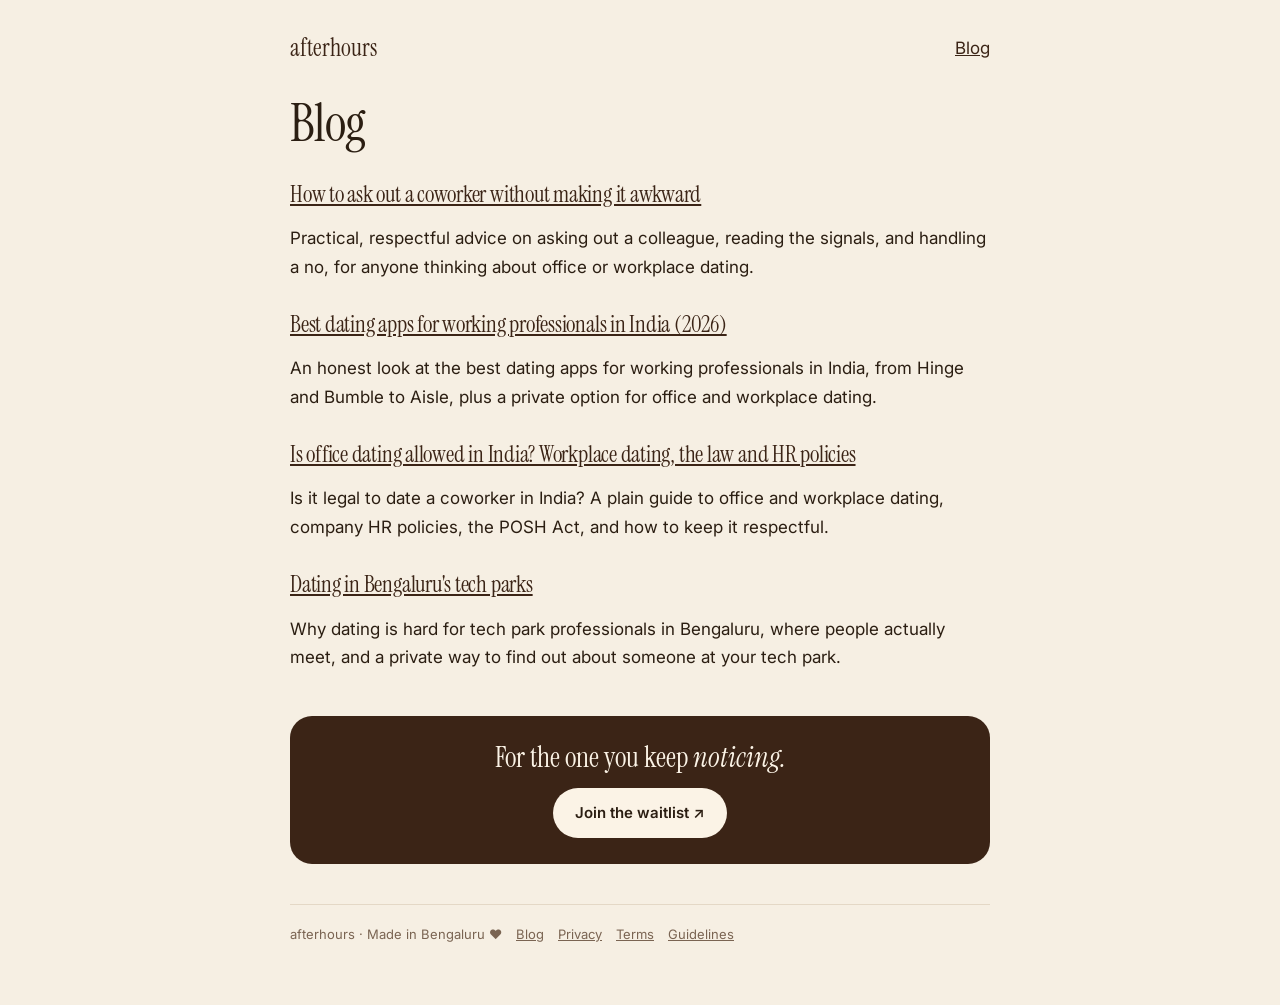
<file: blog/index.html>
<!doctype html><html lang="en-IN"><head><meta charset="utf-8"><meta name="viewport" content="width=device-width,initial-scale=1">
<meta http-equiv="Content-Security-Policy" content="default-src 'self'; style-src 'self' 'unsafe-inline'; font-src 'self'; img-src 'self' data:; object-src 'none'; base-uri 'self'">
<title>Blog: office, workplace and tech park dating in India · afterhours</title><meta name="description" content="Plain, honest guides on office dating, workplace and corporate dating, and dating in Bengaluru tech parks."><link rel="canonical" href="https://tryafterhours.app/blog/">
<meta property="og:type" content="article"><meta property="og:title" content="Blog: office, workplace and tech park dating in India"><meta property="og:description" content="Plain, honest guides on office dating, workplace and corporate dating, and dating in Bengaluru tech parks."><meta property="og:url" content="https://tryafterhours.app/blog/">
<meta property="og:image" content="https://tryafterhours.app/assets/og-card.jpg"><meta name="twitter:card" content="summary_large_image">
<link rel="icon" href="/favicon.ico" sizes="48x48"><link rel="icon" href="/assets/favicon.svg" type="image/svg+xml"><script type="application/ld+json">{"@context": "https://schema.org", "@type": "CollectionPage", "name": "afterhours blog", "url": "https://tryafterhours.app/blog/"}</script>
<style>@font-face{font-family:S;src:url(/fonts/InstrumentSerif-Regular.ttf)}@font-face{font-family:S;font-style:italic;src:url(/fonts/InstrumentSerif-Italic.ttf)}@font-face{font-family:I;src:url(/fonts/Inter.ttf)}
body{margin:0;background:#F6EFE3;color:#2B1E12;font:17px/1.7 I,system-ui,sans-serif}main{max-width:700px;margin:0 auto;padding:28px 22px 60px}
a{color:#3B2416}h1,h2,h3{font-family:S;font-weight:400;letter-spacing:-.01em;line-height:1.1}h1{font-size:clamp(38px,7vw,52px);margin:26px 0 14px}h2{font-size:30px;margin-top:44px}h3{font-size:23px;margin:30px 0 4px}
blockquote{margin:0;padding:12px 16px;background:#fbf4e8;border-left:3px solid #E9A93B;border-radius:6px}.top{display:flex;justify-content:space-between;align-items:center}
.cta{display:block;margin:44px 0 10px;padding:26px 22px;background:#3B2416;color:#FBF3E6;border-radius:22px;text-align:center}.cta p{margin:0 0 14px;font-family:S;font-size:28px;line-height:1.15}
.cta a{display:inline-block;background:#FBF3E6;color:#2B1E12;text-decoration:none;font-weight:600;font-size:15px;padding:12px 22px;border-radius:999px}
footer{display:flex;flex-wrap:wrap;gap:14px;font-size:13px;color:#7a6452;border-top:1px solid #e4d8c6;margin-top:40px;padding-top:18px}footer a{color:#7a6452}</style></head>
<body><main><div class="top"><a href="/" style="font-family:S;font-size:24px;text-decoration:none">afterhours</a><a href="/blog/">Blog</a></div>
<article><h1>Blog</h1><h3><a href="/ask-out-coworker/">How to ask out a coworker without making it awkward</a></h3><p>Practical, respectful advice on asking out a colleague, reading the signals, and handling a no, for anyone thinking about office or workplace dating.</p><h3><a href="/best-dating-apps-working-professionals-india/">Best dating apps for working professionals in India (2026)</a></h3><p>An honest look at the best dating apps for working professionals in India, from Hinge and Bumble to Aisle, plus a private option for office and workplace dating.</p><h3><a href="/office-dating-india/">Is office dating allowed in India? Workplace dating, the law and HR policies</a></h3><p>Is it legal to date a coworker in India? A plain guide to office and workplace dating, company HR policies, the POSH Act, and how to keep it respectful.</p><h3><a href="/tech-park-dating-bengaluru/">Dating in Bengaluru's tech parks</a></h3><p>Why dating is hard for tech park professionals in Bengaluru, where people actually meet, and a private way to find out about someone at your tech park.</p></article>
<div class="cta"><p>For the one you keep <i>noticing.</i></p><a href="/#join">Join the waitlist ↗</a></div>
<footer><span>afterhours · Made in Bengaluru ❤️</span><a href="/blog/">Blog</a><a href="/privacy.html">Privacy</a><a href="/terms.html">Terms</a><a href="/guidelines.html">Guidelines</a></footer></main></body></html>
</file>
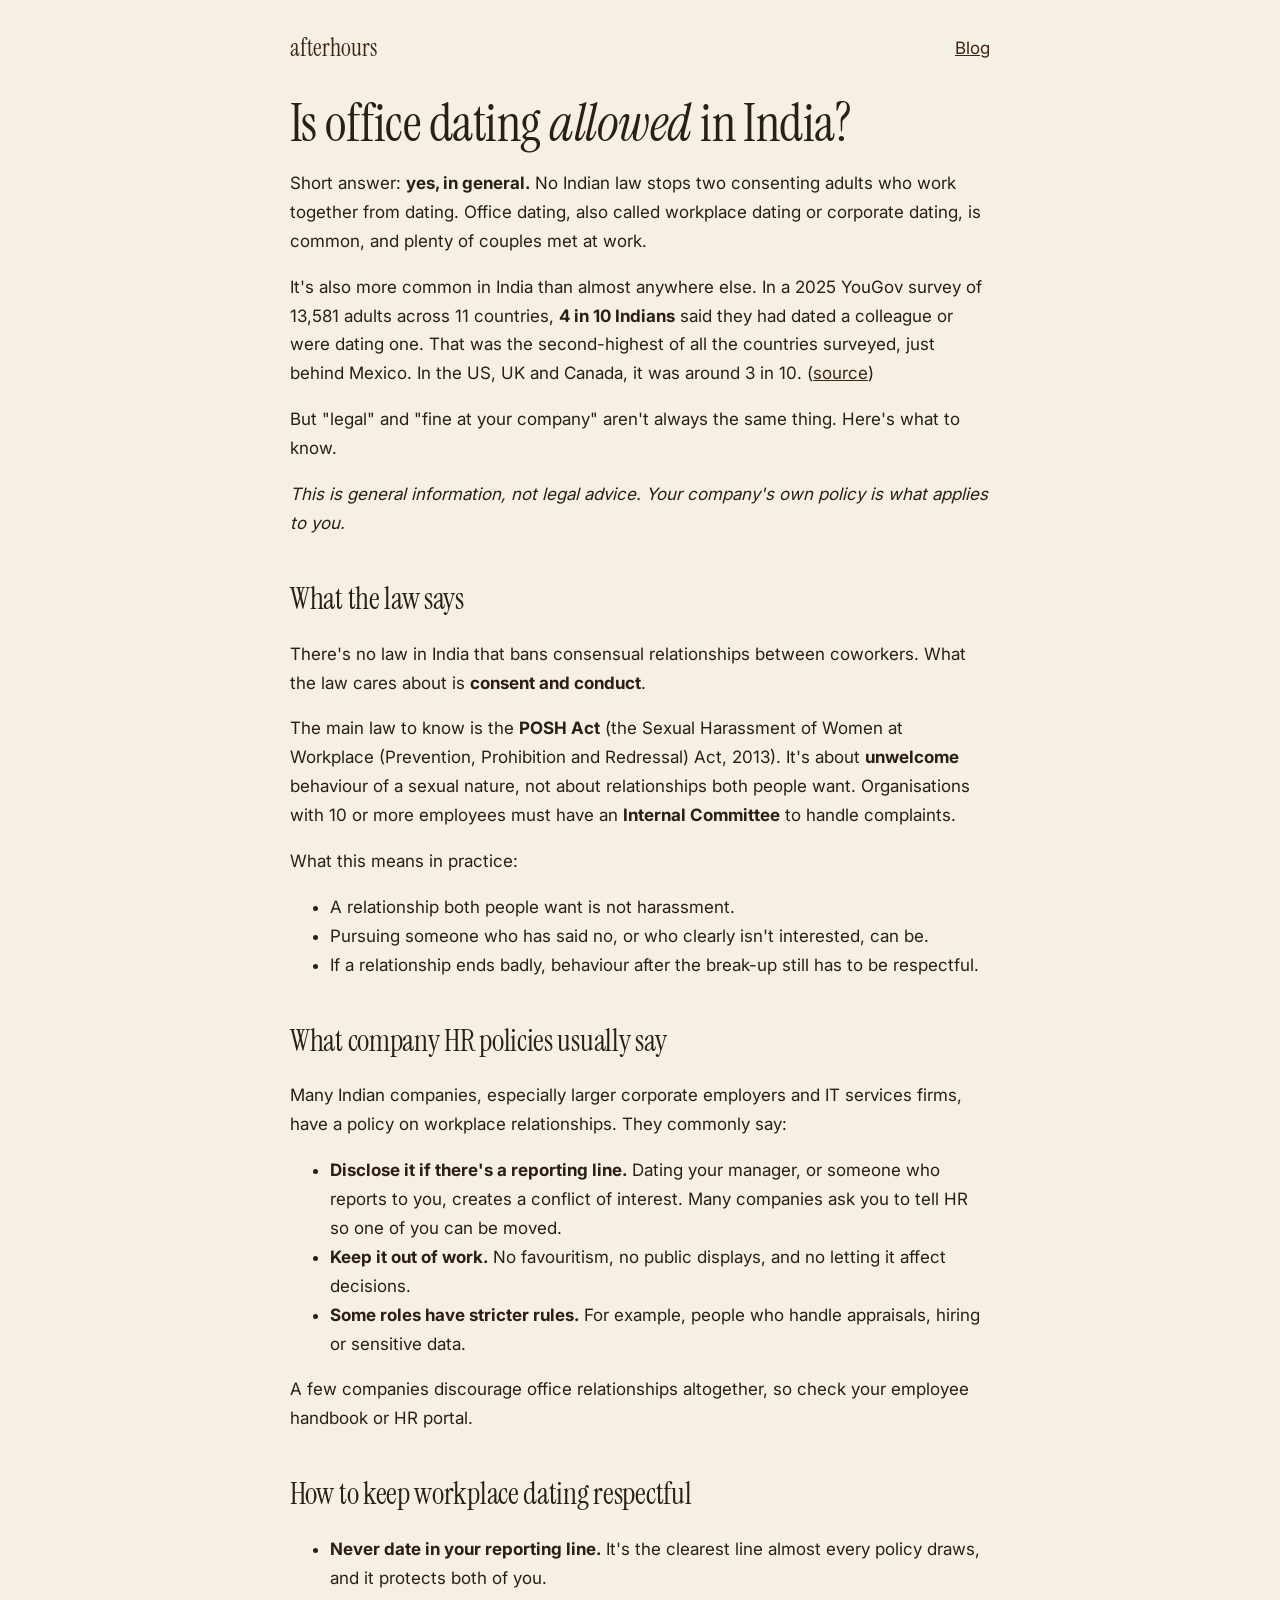
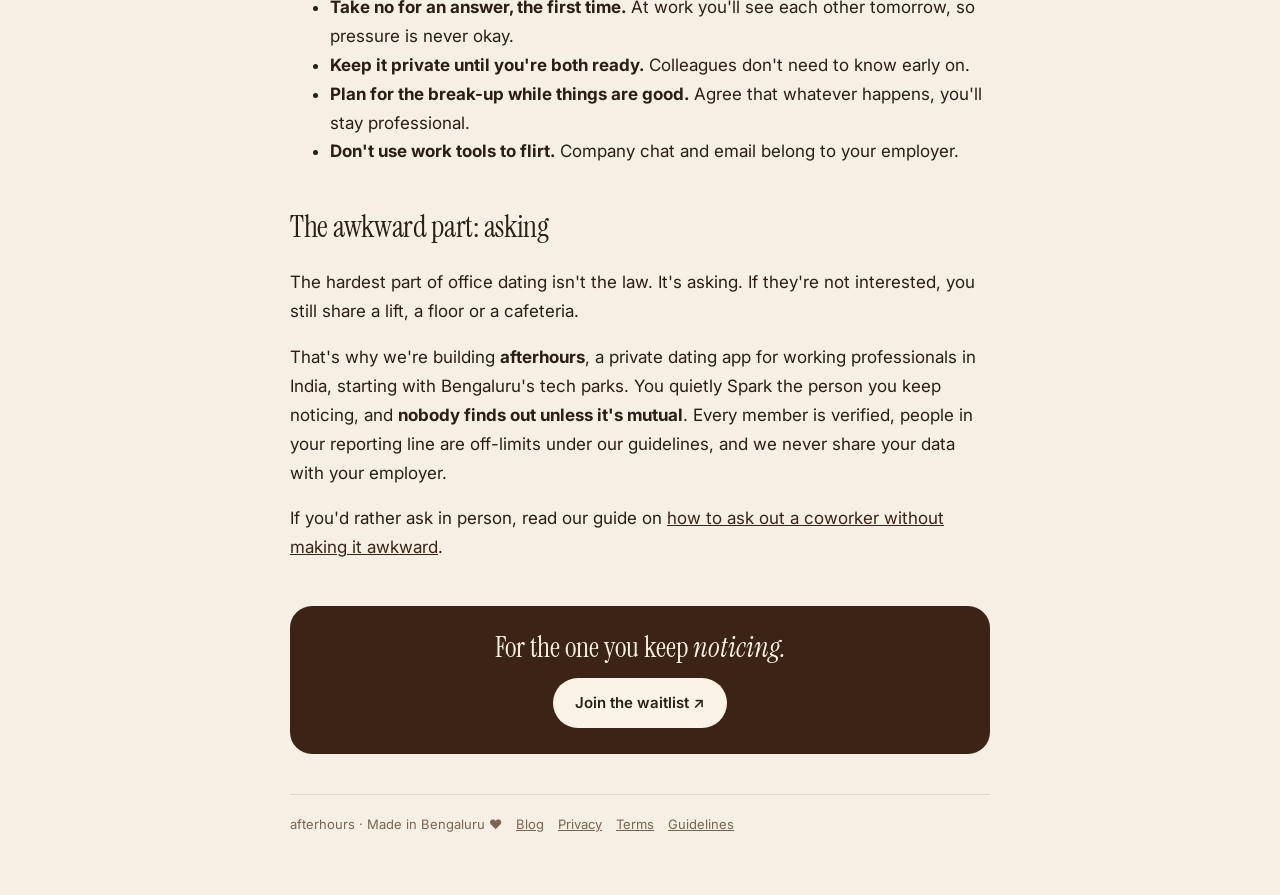
<file: office-dating-india/index.html>
<!doctype html><html lang="en-IN"><head><meta charset="utf-8"><meta name="viewport" content="width=device-width,initial-scale=1">
<meta http-equiv="Content-Security-Policy" content="default-src 'self'; style-src 'self' 'unsafe-inline'; font-src 'self'; img-src 'self' data:; object-src 'none'; base-uri 'self'">
<title>Is office dating allowed in India? Workplace dating, the law and HR policies · afterhours</title><meta name="description" content="Is it legal to date a coworker in India? A plain guide to office and workplace dating, company HR policies, the POSH Act, and how to keep it respectful."><link rel="canonical" href="https://tryafterhours.app/office-dating-india/">
<meta property="og:type" content="article"><meta property="og:title" content="Is office dating allowed in India? Workplace dating, the law and HR policies"><meta property="og:description" content="Is it legal to date a coworker in India? A plain guide to office and workplace dating, company HR policies, the POSH Act, and how to keep it respectful."><meta property="og:url" content="https://tryafterhours.app/office-dating-india/">
<meta property="og:image" content="https://tryafterhours.app/assets/og-card.jpg"><meta name="twitter:card" content="summary_large_image">
<link rel="icon" href="/favicon.ico" sizes="48x48"><link rel="icon" href="/assets/favicon.svg" type="image/svg+xml"><script type="application/ld+json">{"@context": "https://schema.org", "@type": "Article", "headline": "Is office dating allowed in India? Workplace dating, the law and HR policies", "description": "Is it legal to date a coworker in India? A plain guide to office and workplace dating, company HR policies, the POSH Act, and how to keep it respectful.", "inLanguage": "en-IN", "mainEntityOfPage": "https://tryafterhours.app/office-dating-india/", "image": "https://tryafterhours.app/assets/og-card.jpg", "datePublished": "2026-11-01", "author": {"@type": "Organization", "name": "afterhours", "url": "https://tryafterhours.app/"}, "publisher": {"@type": "Organization", "name": "afterhours", "logo": {"@type": "ImageObject", "url": "https://tryafterhours.app/assets/apple-touch-icon.png"}}}</script>
<style>@font-face{font-family:S;src:url(/fonts/InstrumentSerif-Regular.ttf)}@font-face{font-family:S;font-style:italic;src:url(/fonts/InstrumentSerif-Italic.ttf)}@font-face{font-family:I;src:url(/fonts/Inter.ttf)}
body{margin:0;background:#F6EFE3;color:#2B1E12;font:17px/1.7 I,system-ui,sans-serif}main{max-width:700px;margin:0 auto;padding:28px 22px 60px}
a{color:#3B2416}h1,h2,h3{font-family:S;font-weight:400;letter-spacing:-.01em;line-height:1.1}h1{font-size:clamp(38px,7vw,52px);margin:26px 0 14px}h2{font-size:30px;margin-top:44px}h3{font-size:23px;margin:30px 0 4px}
blockquote{margin:0;padding:12px 16px;background:#fbf4e8;border-left:3px solid #E9A93B;border-radius:6px}.top{display:flex;justify-content:space-between;align-items:center}
.cta{display:block;margin:44px 0 10px;padding:26px 22px;background:#3B2416;color:#FBF3E6;border-radius:22px;text-align:center}.cta p{margin:0 0 14px;font-family:S;font-size:28px;line-height:1.15}
.cta a{display:inline-block;background:#FBF3E6;color:#2B1E12;text-decoration:none;font-weight:600;font-size:15px;padding:12px 22px;border-radius:999px}
footer{display:flex;flex-wrap:wrap;gap:14px;font-size:13px;color:#7a6452;border-top:1px solid #e4d8c6;margin-top:40px;padding-top:18px}footer a{color:#7a6452}</style></head>
<body><main><div class="top"><a href="/" style="font-family:S;font-size:24px;text-decoration:none">afterhours</a><a href="/blog/">Blog</a></div>
<article><h1>Is office dating <em>allowed</em> in India?</h1>
<p>Short answer: <strong>yes, in general.</strong> No Indian law stops two consenting adults who work together from dating. Office dating, also called workplace dating or corporate dating, is common, and plenty of couples met at work.</p>
<p>It's also more common in India than almost anywhere else. In a 2025 YouGov survey of 13,581 adults across 11 countries, <strong>4 in 10 Indians</strong> said they had dated a colleague or were dating one. That was the second-highest of all the countries surveyed, just behind Mexico. In the US, UK and Canada, it was around 3 in 10. (<a href="https://www.indiatoday.in/lifestyle/relationship/story/india-ranks-2-for-office-romances-in-new-survey-2818208-2025-11-13">source</a>)</p>
<p>But "legal" and "fine at your company" aren't always the same thing. Here's what to know.</p>
<p><em>This is general information, not legal advice. Your company's own policy is what applies to you.</em></p>
<h2>What the law says</h2>
<p>There's no law in India that bans consensual relationships between coworkers. What the law cares about is <strong>consent and conduct</strong>.</p>
<p>The main law to know is the <strong>POSH Act</strong> (the Sexual Harassment of Women at Workplace (Prevention, Prohibition and Redressal) Act, 2013). It's about <strong>unwelcome</strong> behaviour of a sexual nature, not about relationships both people want. Organisations with 10 or more employees must have an <strong>Internal Committee</strong> to handle complaints.</p>
<p>What this means in practice:</p>
<ul>
<li>A relationship both people want is not harassment.</li>
<li>Pursuing someone who has said no, or who clearly isn't interested, can be.</li>
<li>If a relationship ends badly, behaviour after the break-up still has to be respectful.</li>
</ul>
<h2>What company HR policies usually say</h2>
<p>Many Indian companies, especially larger corporate employers and IT services firms, have a policy on workplace relationships. They commonly say:</p>
<ul>
<li><strong>Disclose it if there's a reporting line.</strong> Dating your manager, or someone who reports to you, creates a conflict of interest. Many companies ask you to tell HR so one of you can be moved.</li>
<li><strong>Keep it out of work.</strong> No favouritism, no public displays, and no letting it affect decisions.</li>
<li><strong>Some roles have stricter rules.</strong> For example, people who handle appraisals, hiring or sensitive data.</li>
</ul>
<p>A few companies discourage office relationships altogether, so check your employee handbook or HR portal.</p>
<h2>How to keep workplace dating respectful</h2>
<ul>
<li><strong>Never date in your reporting line.</strong> It's the clearest line almost every policy draws, and it protects both of you.</li>
<li><strong>Take no for an answer, the first time.</strong> At work you'll see each other tomorrow, so pressure is never okay.</li>
<li><strong>Keep it private until you're both ready.</strong> Colleagues don't need to know early on.</li>
<li><strong>Plan for the break-up while things are good.</strong> Agree that whatever happens, you'll stay professional.</li>
<li><strong>Don't use work tools to flirt.</strong> Company chat and email belong to your employer.</li>
</ul>
<h2>The awkward part: asking</h2>
<p>The hardest part of office dating isn't the law. It's asking. If they're not interested, you still share a lift, a floor or a cafeteria.</p>
<p>That's why we're building <strong>afterhours</strong>, a private dating app for working professionals in India, starting with Bengaluru's tech parks. You quietly Spark the person you keep noticing, and <strong>nobody finds out unless it's mutual</strong>. Every member is verified, people in your reporting line are off-limits under our guidelines, and we never share your data with your employer.</p>
<p>If you'd rather ask in person, read our guide on <a href="../ask-out-coworker/">how to ask out a coworker without making it awkward</a>.</p></article>
<div class="cta"><p>For the one you keep <i>noticing.</i></p><a href="/#join">Join the waitlist ↗</a></div>
<footer><span>afterhours · Made in Bengaluru ❤️</span><a href="/blog/">Blog</a><a href="/privacy.html">Privacy</a><a href="/terms.html">Terms</a><a href="/guidelines.html">Guidelines</a></footer></main></body></html>
</file>
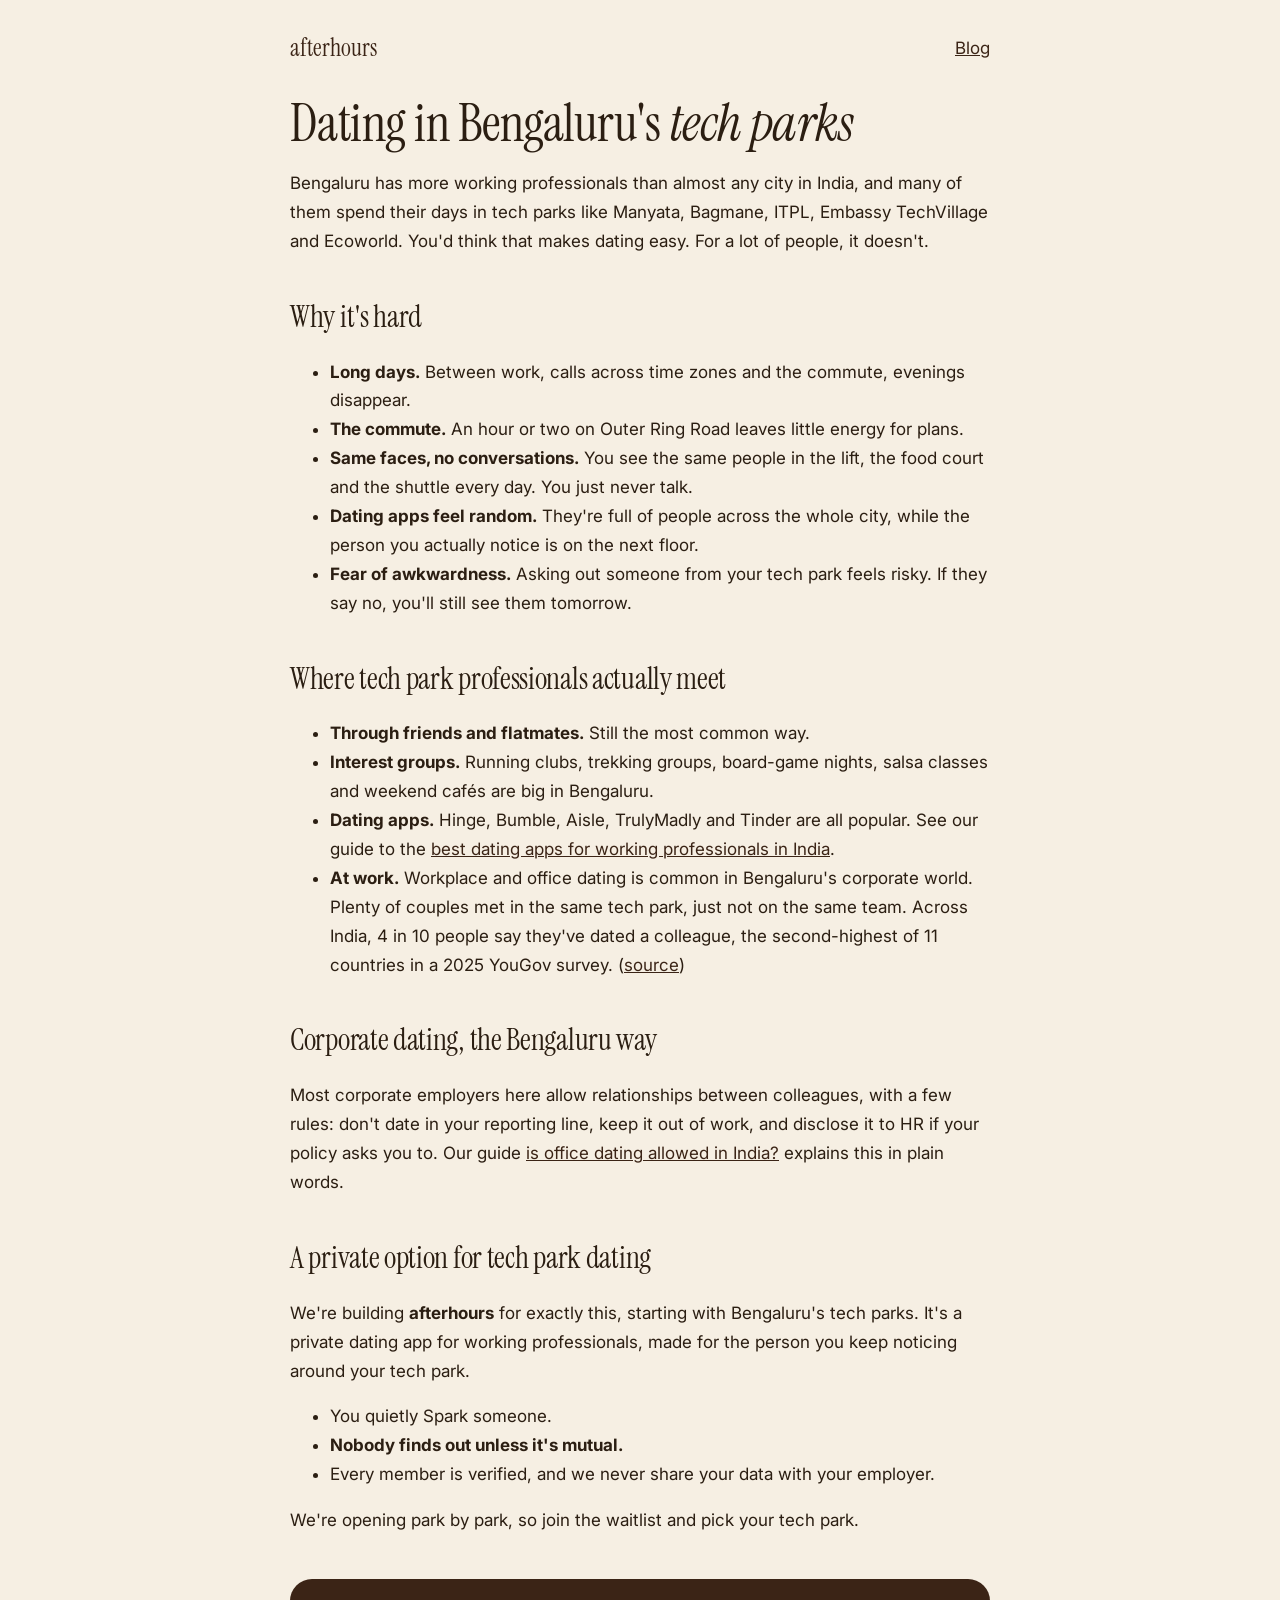
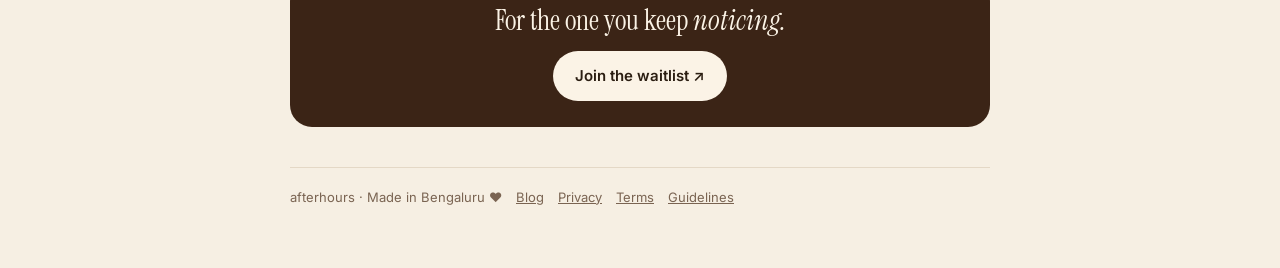
<file: tech-park-dating-bengaluru/index.html>
<!doctype html><html lang="en-IN"><head><meta charset="utf-8"><meta name="viewport" content="width=device-width,initial-scale=1">
<meta http-equiv="Content-Security-Policy" content="default-src 'self'; style-src 'self' 'unsafe-inline'; font-src 'self'; img-src 'self' data:; object-src 'none'; base-uri 'self'">
<title>Dating in Bengaluru's tech parks · afterhours</title><meta name="description" content="Why dating is hard for tech park professionals in Bengaluru, where people actually meet, and a private way to find out about someone at your tech park."><link rel="canonical" href="https://tryafterhours.app/tech-park-dating-bengaluru/">
<meta property="og:type" content="article"><meta property="og:title" content="Dating in Bengaluru's tech parks"><meta property="og:description" content="Why dating is hard for tech park professionals in Bengaluru, where people actually meet, and a private way to find out about someone at your tech park."><meta property="og:url" content="https://tryafterhours.app/tech-park-dating-bengaluru/">
<meta property="og:image" content="https://tryafterhours.app/assets/og-card.jpg"><meta name="twitter:card" content="summary_large_image">
<link rel="icon" href="/favicon.ico" sizes="48x48"><link rel="icon" href="/assets/favicon.svg" type="image/svg+xml"><script type="application/ld+json">{"@context": "https://schema.org", "@type": "Article", "headline": "Dating in Bengaluru's tech parks", "description": "Why dating is hard for tech park professionals in Bengaluru, where people actually meet, and a private way to find out about someone at your tech park.", "inLanguage": "en-IN", "mainEntityOfPage": "https://tryafterhours.app/tech-park-dating-bengaluru/", "image": "https://tryafterhours.app/assets/og-card.jpg", "datePublished": "2026-11-01", "author": {"@type": "Organization", "name": "afterhours", "url": "https://tryafterhours.app/"}, "publisher": {"@type": "Organization", "name": "afterhours", "logo": {"@type": "ImageObject", "url": "https://tryafterhours.app/assets/apple-touch-icon.png"}}}</script>
<style>@font-face{font-family:S;src:url(/fonts/InstrumentSerif-Regular.ttf)}@font-face{font-family:S;font-style:italic;src:url(/fonts/InstrumentSerif-Italic.ttf)}@font-face{font-family:I;src:url(/fonts/Inter.ttf)}
body{margin:0;background:#F6EFE3;color:#2B1E12;font:17px/1.7 I,system-ui,sans-serif}main{max-width:700px;margin:0 auto;padding:28px 22px 60px}
a{color:#3B2416}h1,h2,h3{font-family:S;font-weight:400;letter-spacing:-.01em;line-height:1.1}h1{font-size:clamp(38px,7vw,52px);margin:26px 0 14px}h2{font-size:30px;margin-top:44px}h3{font-size:23px;margin:30px 0 4px}
blockquote{margin:0;padding:12px 16px;background:#fbf4e8;border-left:3px solid #E9A93B;border-radius:6px}.top{display:flex;justify-content:space-between;align-items:center}
.cta{display:block;margin:44px 0 10px;padding:26px 22px;background:#3B2416;color:#FBF3E6;border-radius:22px;text-align:center}.cta p{margin:0 0 14px;font-family:S;font-size:28px;line-height:1.15}
.cta a{display:inline-block;background:#FBF3E6;color:#2B1E12;text-decoration:none;font-weight:600;font-size:15px;padding:12px 22px;border-radius:999px}
footer{display:flex;flex-wrap:wrap;gap:14px;font-size:13px;color:#7a6452;border-top:1px solid #e4d8c6;margin-top:40px;padding-top:18px}footer a{color:#7a6452}</style></head>
<body><main><div class="top"><a href="/" style="font-family:S;font-size:24px;text-decoration:none">afterhours</a><a href="/blog/">Blog</a></div>
<article><h1>Dating in Bengaluru's <em>tech parks</em></h1>
<p>Bengaluru has more working professionals than almost any city in India, and many of them spend their days in tech parks like Manyata, Bagmane, ITPL, Embassy TechVillage and Ecoworld. You'd think that makes dating easy. For a lot of people, it doesn't.</p>
<h2>Why it's hard</h2>
<ul>
<li><strong>Long days.</strong> Between work, calls across time zones and the commute, evenings disappear.</li>
<li><strong>The commute.</strong> An hour or two on Outer Ring Road leaves little energy for plans.</li>
<li><strong>Same faces, no conversations.</strong> You see the same people in the lift, the food court and the shuttle every day. You just never talk.</li>
<li><strong>Dating apps feel random.</strong> They're full of people across the whole city, while the person you actually notice is on the next floor.</li>
<li><strong>Fear of awkwardness.</strong> Asking out someone from your tech park feels risky. If they say no, you'll still see them tomorrow.</li>
</ul>
<h2>Where tech park professionals actually meet</h2>
<ul>
<li><strong>Through friends and flatmates.</strong> Still the most common way.</li>
<li><strong>Interest groups.</strong> Running clubs, trekking groups, board-game nights, salsa classes and weekend cafés are big in Bengaluru.</li>
<li><strong>Dating apps.</strong> Hinge, Bumble, Aisle, TrulyMadly and Tinder are all popular. See our guide to the <a href="../best-dating-apps-working-professionals-india/">best dating apps for working professionals in India</a>.</li>
<li><strong>At work.</strong> Workplace and office dating is common in Bengaluru's corporate world. Plenty of couples met in the same tech park, just not on the same team. Across India, 4 in 10 people say they've dated a colleague, the second-highest of 11 countries in a 2025 YouGov survey. (<a href="https://www.indiatoday.in/lifestyle/relationship/story/india-ranks-2-for-office-romances-in-new-survey-2818208-2025-11-13">source</a>)</li>
</ul>
<h2>Corporate dating, the Bengaluru way</h2>
<p>Most corporate employers here allow relationships between colleagues, with a few rules: don't date in your reporting line, keep it out of work, and disclose it to HR if your policy asks you to. Our guide <a href="../office-dating-india/">is office dating allowed in India?</a> explains this in plain words.</p>
<h2>A private option for tech park dating</h2>
<p>We're building <strong>afterhours</strong> for exactly this, starting with Bengaluru's tech parks. It's a private dating app for working professionals, made for the person you keep noticing around your tech park.</p>
<ul>
<li>You quietly Spark someone.</li>
<li><strong>Nobody finds out unless it's mutual.</strong></li>
<li>Every member is verified, and we never share your data with your employer.</li>
</ul>
<p>We're opening park by park, so join the waitlist and pick your tech park.</p></article>
<div class="cta"><p>For the one you keep <i>noticing.</i></p><a href="/#join">Join the waitlist ↗</a></div>
<footer><span>afterhours · Made in Bengaluru ❤️</span><a href="/blog/">Blog</a><a href="/privacy.html">Privacy</a><a href="/terms.html">Terms</a><a href="/guidelines.html">Guidelines</a></footer></main></body></html>
</file>
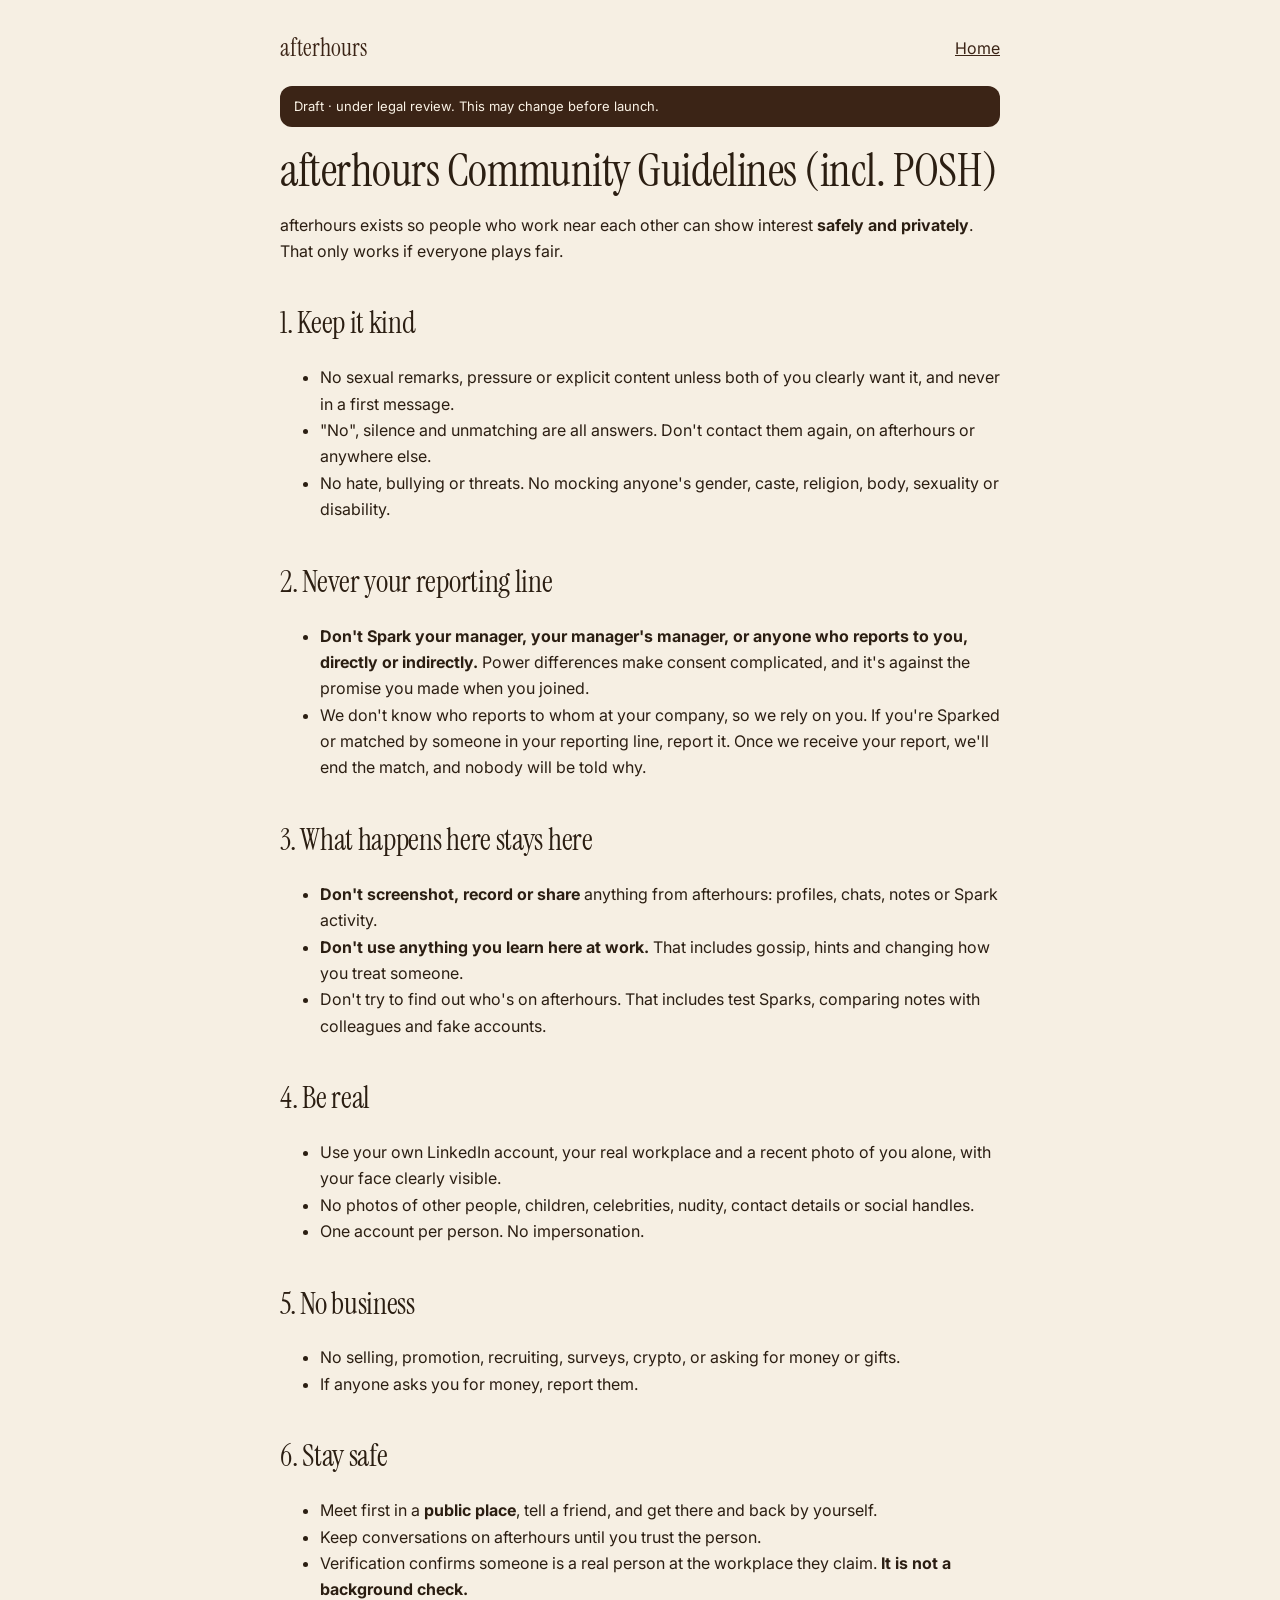
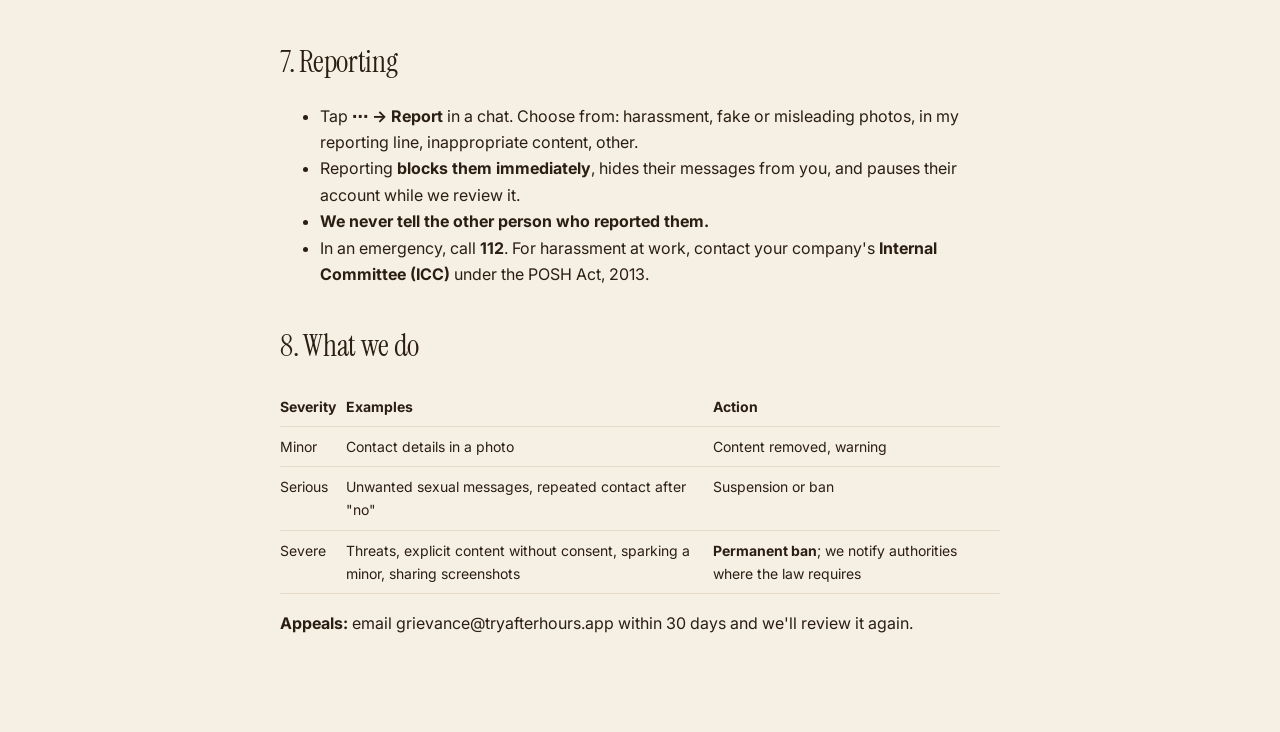
<file: guidelines.html>
<!doctype html><html lang="en-IN"><head><meta charset="utf-8"><meta name="viewport" content="width=device-width,initial-scale=1">
<meta http-equiv="Content-Security-Policy" content="default-src 'self'; style-src 'self' 'unsafe-inline'; font-src 'self'; img-src 'self' data:; object-src 'none'; base-uri 'self'">
<title>Community Guidelines · afterhours</title><meta name="description" content="Community Guidelines for afterhours, a private dating app for working professionals in India."><link rel="canonical" href="https://tryafterhours.app/guidelines.html"><link rel="icon" href="/favicon.ico" sizes="48x48"><link rel="icon" href="assets/favicon.svg" type="image/svg+xml">
<style>@font-face{font-family:S;src:url(fonts/InstrumentSerif-Regular.ttf)}@font-face{font-family:S;font-style:italic;src:url(fonts/InstrumentSerif-Italic.ttf)}@font-face{font-family:I;src:url(fonts/Inter.ttf)}
body{margin:0;background:#F6EFE3;color:#2B1E12;font:16px/1.65 I,system-ui,sans-serif}main{max-width:720px;margin:0 auto;padding:28px 22px 80px}
a{color:#3B2416}h1,h2,h3{font-family:S;font-weight:400;letter-spacing:-.01em;line-height:1.1}h1{font-size:46px;margin:18px 0 6px}h2{font-size:30px;margin-top:42px}h3{font-size:22px}
table{border-collapse:collapse;width:100%;font-size:14px;display:block;overflow-x:auto}td,th{border-bottom:1px solid #e4d8c6;padding:8px 10px 8px 0;text-align:left;vertical-align:top}
blockquote{margin:0;padding:12px 16px;background:#fbf4e8;border-left:3px solid #E9A93B;border-radius:6px}.top{display:flex;justify-content:space-between;align-items:center}
.draft{background:#3B2416;color:#FBF3E6;font-size:13px;padding:10px 14px;border-radius:12px;margin:18px 0}</style></head>
<body><main><div class="top"><a href="./" style="font-family:S;font-size:24px;text-decoration:none">afterhours</a><a href="./">Home</a></div>
<div class="draft">Draft · under legal review. This may change before launch.</div><h1>afterhours Community Guidelines (incl. POSH)</h1>
<p>afterhours exists so people who work near each other can show interest <strong>safely and privately</strong>. That only works if everyone plays fair.</p>
<h2>1. Keep it kind</h2>
<ul>
<li>No sexual remarks, pressure or explicit content unless both of you clearly want it, and never in a first message.</li>
<li>"No", silence and unmatching are all answers. Don't contact them again, on afterhours or anywhere else.</li>
<li>No hate, bullying or threats. No mocking anyone's gender, caste, religion, body, sexuality or disability.</li>
</ul>
<h2>2. Never your reporting line</h2>
<ul>
<li><strong>Don't Spark your manager, your manager's manager, or anyone who reports to you, directly or indirectly.</strong> Power differences make consent complicated, and it's against the promise you made when you joined.</li>
<li>We don't know who reports to whom at your company, so we rely on you. If you're Sparked or matched by someone in your reporting line, report it. Once we receive your report, we'll end the match, and nobody will be told why.</li>
</ul>
<h2>3. What happens here stays here</h2>
<ul>
<li><strong>Don't screenshot, record or share</strong> anything from afterhours: profiles, chats, notes or Spark activity.</li>
<li><strong>Don't use anything you learn here at work.</strong> That includes gossip, hints and changing how you treat someone.</li>
<li>Don't try to find out who's on afterhours. That includes test Sparks, comparing notes with colleagues and fake accounts.</li>
</ul>
<h2>4. Be real</h2>
<ul>
<li>Use your own LinkedIn account, your real workplace and a recent photo of you alone, with your face clearly visible.</li>
<li>No photos of other people, children, celebrities, nudity, contact details or social handles.</li>
<li>One account per person. No impersonation.</li>
</ul>
<h2>5. No business</h2>
<ul>
<li>No selling, promotion, recruiting, surveys, crypto, or asking for money or gifts.</li>
<li>If anyone asks you for money, report them.</li>
</ul>
<h2>6. Stay safe</h2>
<ul>
<li>Meet first in a <strong>public place</strong>, tell a friend, and get there and back by yourself.</li>
<li>Keep conversations on afterhours until you trust the person.</li>
<li>Verification confirms someone is a real person at the workplace they claim. <strong>It is not a background check.</strong></li>
</ul>
<h2>7. Reporting</h2>
<ul>
<li>Tap <strong>⋯ → Report</strong> in a chat. Choose from: harassment, fake or misleading photos, in my reporting line, inappropriate content, other.</li>
<li>Reporting <strong>blocks them immediately</strong>, hides their messages from you, and pauses their account while we review it.</li>
<li><strong>We never tell the other person who reported them.</strong></li>
<li>In an emergency, call <strong>112</strong>. For harassment at work, contact your company's <strong>Internal Committee (ICC)</strong> under the POSH Act, 2013.</li>
</ul>
<h2>8. What we do</h2>
<table>
<thead>
<tr>
<th>Severity</th>
<th>Examples</th>
<th>Action</th>
</tr>
</thead>
<tbody>
<tr>
<td>Minor</td>
<td>Contact details in a photo</td>
<td>Content removed, warning</td>
</tr>
<tr>
<td>Serious</td>
<td>Unwanted sexual messages, repeated contact after "no"</td>
<td>Suspension or ban</td>
</tr>
<tr>
<td>Severe</td>
<td>Threats, explicit content without consent, sparking a minor, sharing screenshots</td>
<td><strong>Permanent ban</strong>; we notify authorities where the law requires</td>
</tr>
</tbody>
</table>
<p><strong>Appeals:</strong> email grievance@tryafterhours.app within 30 days and we'll review it again.</p></main></body></html>
</file>
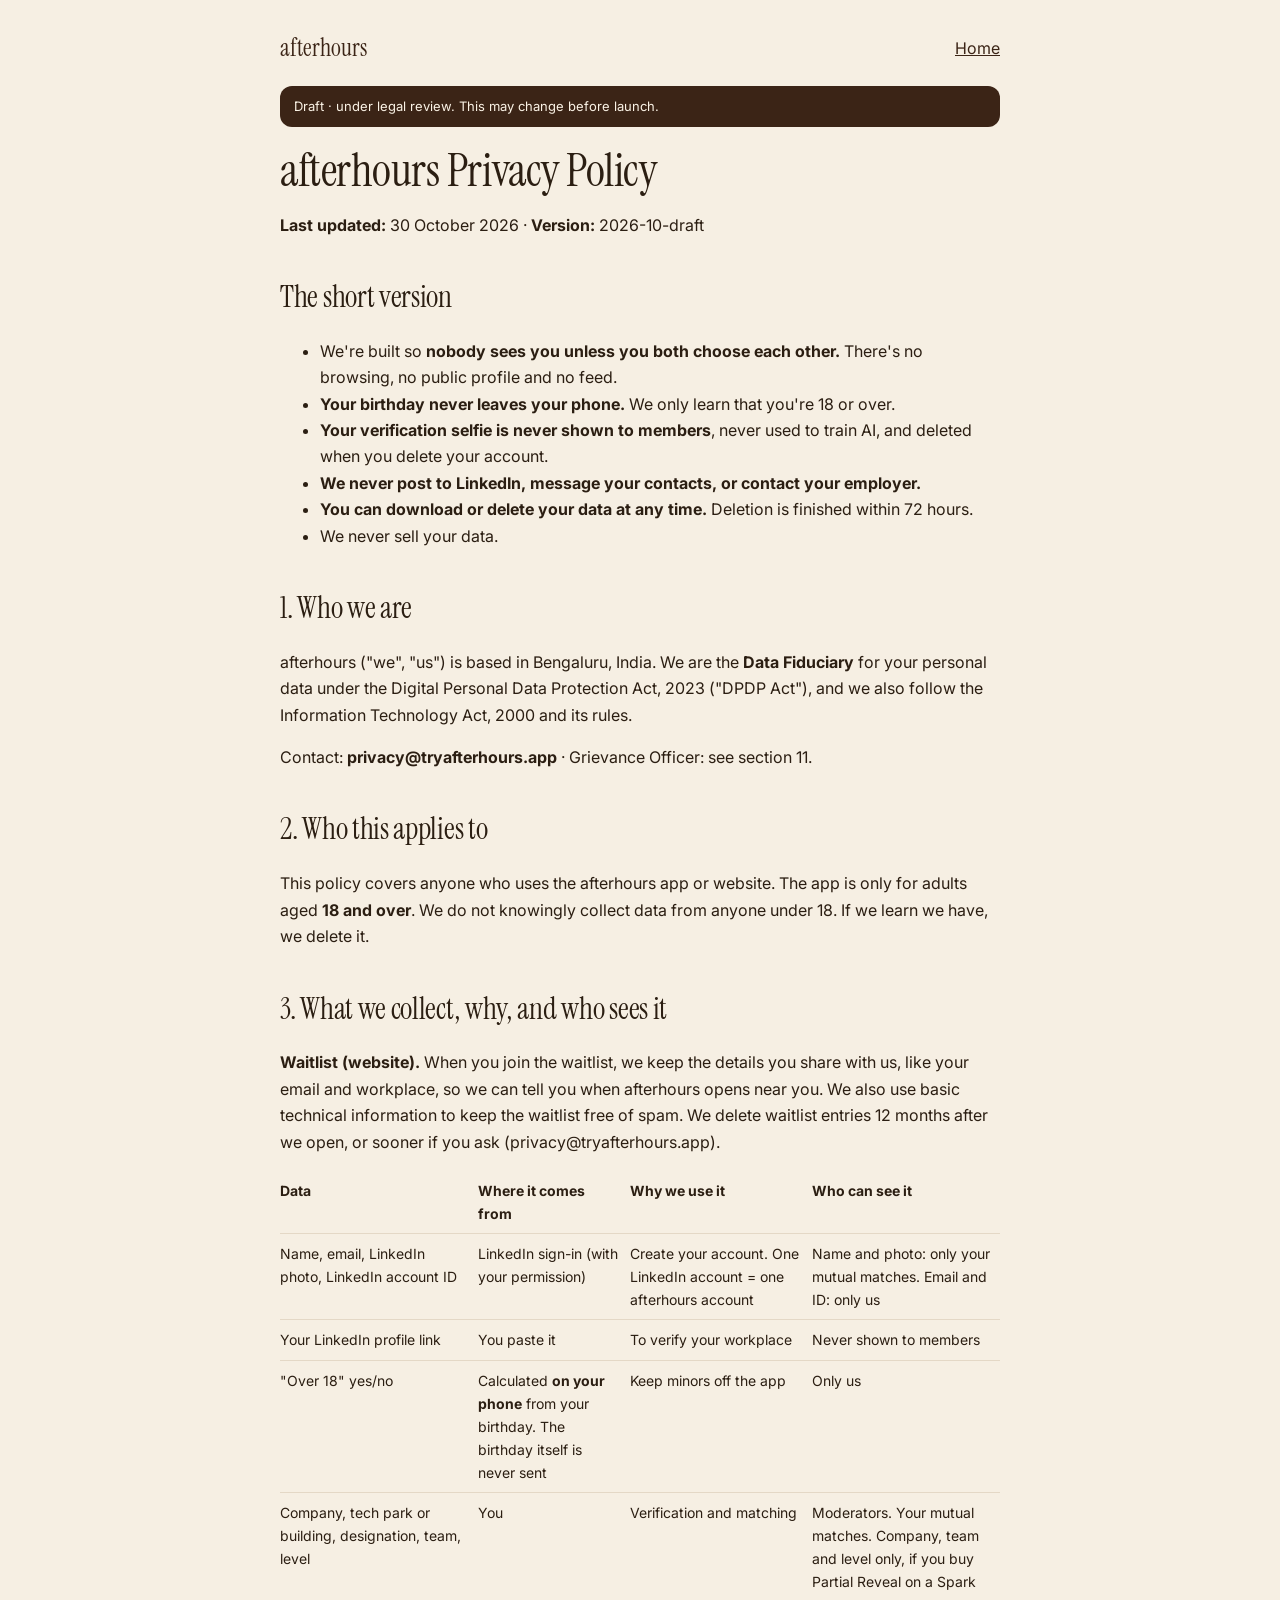
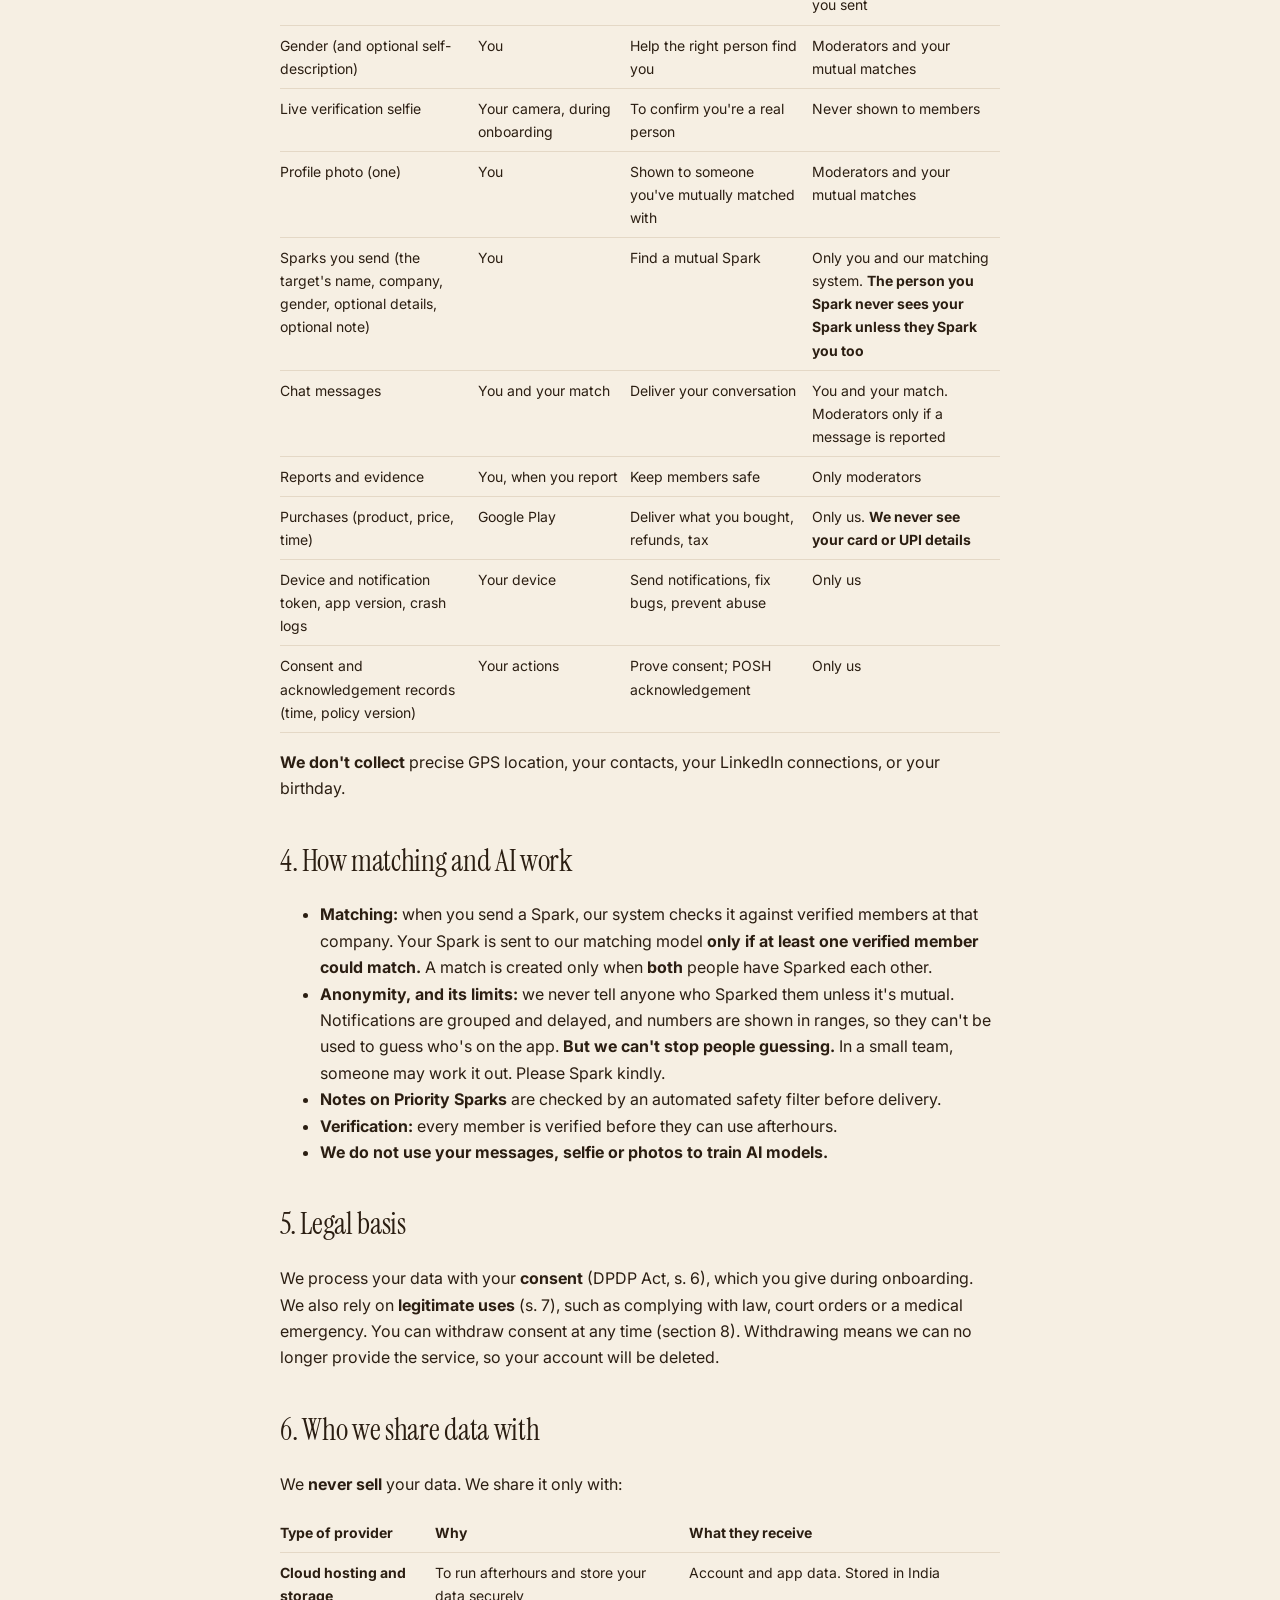
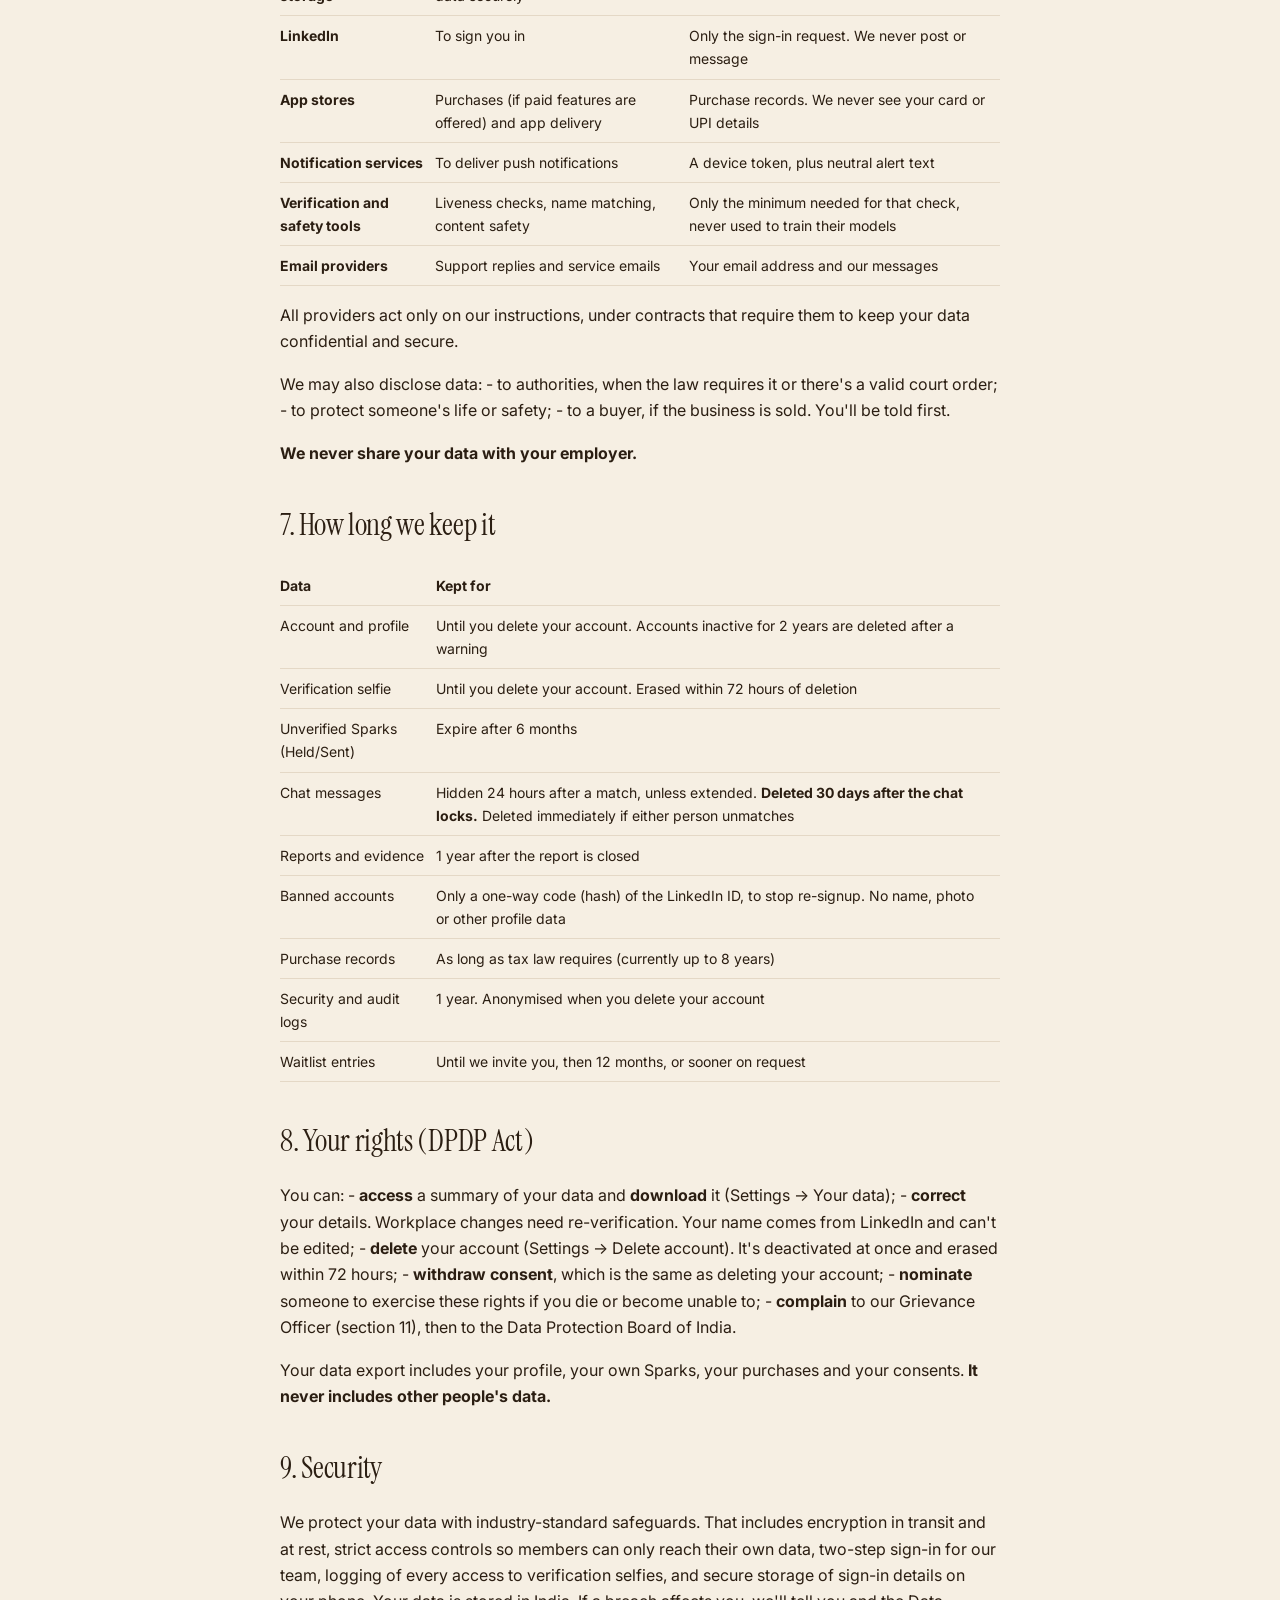
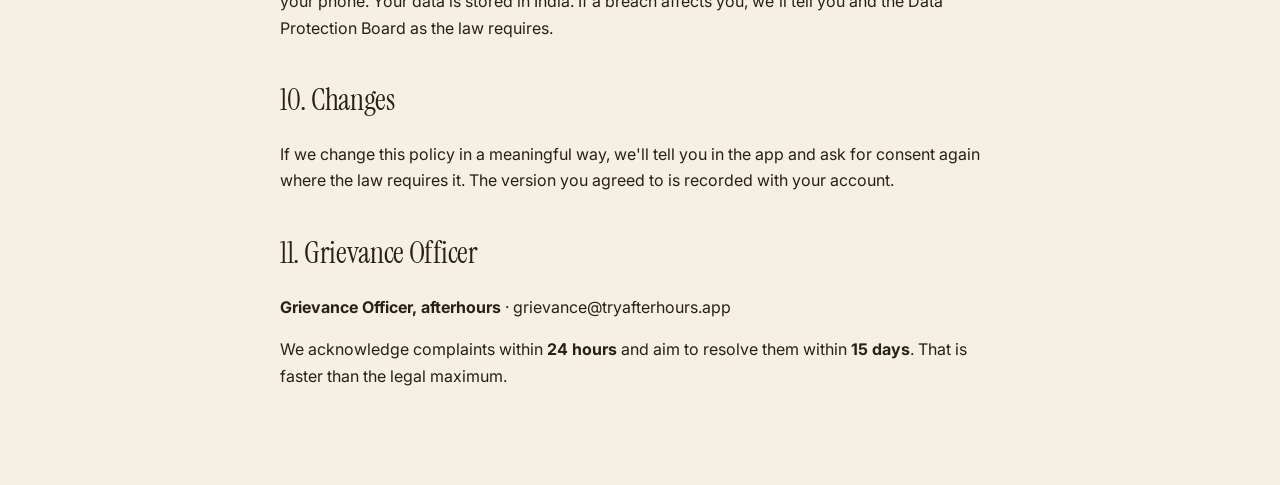
<file: privacy.html>
<!doctype html><html lang="en-IN"><head><meta charset="utf-8"><meta name="viewport" content="width=device-width,initial-scale=1">
<meta http-equiv="Content-Security-Policy" content="default-src 'self'; style-src 'self' 'unsafe-inline'; font-src 'self'; img-src 'self' data:; object-src 'none'; base-uri 'self'">
<title>Privacy Policy · afterhours</title><meta name="description" content="Privacy Policy for afterhours, a private dating app for working professionals in India."><link rel="canonical" href="https://tryafterhours.app/privacy.html"><link rel="icon" href="/favicon.ico" sizes="48x48"><link rel="icon" href="assets/favicon.svg" type="image/svg+xml">
<style>@font-face{font-family:S;src:url(fonts/InstrumentSerif-Regular.ttf)}@font-face{font-family:S;font-style:italic;src:url(fonts/InstrumentSerif-Italic.ttf)}@font-face{font-family:I;src:url(fonts/Inter.ttf)}
body{margin:0;background:#F6EFE3;color:#2B1E12;font:16px/1.65 I,system-ui,sans-serif}main{max-width:720px;margin:0 auto;padding:28px 22px 80px}
a{color:#3B2416}h1,h2,h3{font-family:S;font-weight:400;letter-spacing:-.01em;line-height:1.1}h1{font-size:46px;margin:18px 0 6px}h2{font-size:30px;margin-top:42px}h3{font-size:22px}
table{border-collapse:collapse;width:100%;font-size:14px;display:block;overflow-x:auto}td,th{border-bottom:1px solid #e4d8c6;padding:8px 10px 8px 0;text-align:left;vertical-align:top}
blockquote{margin:0;padding:12px 16px;background:#fbf4e8;border-left:3px solid #E9A93B;border-radius:6px}.top{display:flex;justify-content:space-between;align-items:center}
.draft{background:#3B2416;color:#FBF3E6;font-size:13px;padding:10px 14px;border-radius:12px;margin:18px 0}</style></head>
<body><main><div class="top"><a href="./" style="font-family:S;font-size:24px;text-decoration:none">afterhours</a><a href="./">Home</a></div>
<div class="draft">Draft · under legal review. This may change before launch.</div><h1>afterhours Privacy Policy</h1>
<p><strong>Last updated:</strong> 30 October 2026 · <strong>Version:</strong> 2026-10-draft</p>
<h2>The short version</h2>
<ul>
<li>We're built so <strong>nobody sees you unless you both choose each other.</strong> There's no browsing, no public profile and no feed.</li>
<li><strong>Your birthday never leaves your phone.</strong> We only learn that you're 18 or over.</li>
<li><strong>Your verification selfie is never shown to members</strong>, never used to train AI, and deleted when you delete your account.</li>
<li><strong>We never post to LinkedIn, message your contacts, or contact your employer.</strong></li>
<li><strong>You can download or delete your data at any time.</strong> Deletion is finished within 72 hours.</li>
<li>We never sell your data.</li>
</ul>
<h2>1. Who we are</h2>
<p>afterhours ("we", "us") is based in Bengaluru, India. We are the <strong>Data Fiduciary</strong> for your personal data under the Digital Personal Data Protection Act, 2023 ("DPDP Act"), and we also follow the Information Technology Act, 2000 and its rules.</p>
<p>Contact: <strong>privacy@tryafterhours.app</strong> · Grievance Officer: see section 11.</p>
<h2>2. Who this applies to</h2>
<p>This policy covers anyone who uses the afterhours app or website. The app is only for adults aged <strong>18 and over</strong>. We do not knowingly collect data from anyone under 18. If we learn we have, we delete it.</p>
<h2>3. What we collect, why, and who sees it</h2>
<p><strong>Waitlist (website).</strong> When you join the waitlist, we keep the details you share with us, like your email and workplace, so we can tell you when afterhours opens near you. We also use basic technical information to keep the waitlist free of spam. We delete waitlist entries 12 months after we open, or sooner if you ask (privacy@tryafterhours.app).</p>
<table>
<thead>
<tr>
<th>Data</th>
<th>Where it comes from</th>
<th>Why we use it</th>
<th>Who can see it</th>
</tr>
</thead>
<tbody>
<tr>
<td>Name, email, LinkedIn photo, LinkedIn account ID</td>
<td>LinkedIn sign-in (with your permission)</td>
<td>Create your account. One LinkedIn account = one afterhours account</td>
<td>Name and photo: only your mutual matches. Email and ID: only us</td>
</tr>
<tr>
<td>Your LinkedIn profile link</td>
<td>You paste it</td>
<td>To verify your workplace</td>
<td>Never shown to members</td>
</tr>
<tr>
<td>"Over 18" yes/no</td>
<td>Calculated <strong>on your phone</strong> from your birthday. The birthday itself is never sent</td>
<td>Keep minors off the app</td>
<td>Only us</td>
</tr>
<tr>
<td>Company, tech park or building, designation, team, level</td>
<td>You</td>
<td>Verification and matching</td>
<td>Moderators. Your mutual matches. Company, team and level only, if you buy Partial Reveal on a Spark you sent</td>
</tr>
<tr>
<td>Gender (and optional self-description)</td>
<td>You</td>
<td>Help the right person find you</td>
<td>Moderators and your mutual matches</td>
</tr>
<tr>
<td>Live verification selfie</td>
<td>Your camera, during onboarding</td>
<td>To confirm you're a real person</td>
<td>Never shown to members</td>
</tr>
<tr>
<td>Profile photo (one)</td>
<td>You</td>
<td>Shown to someone you've mutually matched with</td>
<td>Moderators and your mutual matches</td>
</tr>
<tr>
<td>Sparks you send (the target's name, company, gender, optional details, optional note)</td>
<td>You</td>
<td>Find a mutual Spark</td>
<td>Only you and our matching system. <strong>The person you Spark never sees your Spark unless they Spark you too</strong></td>
</tr>
<tr>
<td>Chat messages</td>
<td>You and your match</td>
<td>Deliver your conversation</td>
<td>You and your match. Moderators only if a message is reported</td>
</tr>
<tr>
<td>Reports and evidence</td>
<td>You, when you report</td>
<td>Keep members safe</td>
<td>Only moderators</td>
</tr>
<tr>
<td>Purchases (product, price, time)</td>
<td>Google Play</td>
<td>Deliver what you bought, refunds, tax</td>
<td>Only us. <strong>We never see your card or UPI details</strong></td>
</tr>
<tr>
<td>Device and notification token, app version, crash logs</td>
<td>Your device</td>
<td>Send notifications, fix bugs, prevent abuse</td>
<td>Only us</td>
</tr>
<tr>
<td>Consent and acknowledgement records (time, policy version)</td>
<td>Your actions</td>
<td>Prove consent; POSH acknowledgement</td>
<td>Only us</td>
</tr>
</tbody>
</table>
<p><strong>We don't collect</strong> precise GPS location, your contacts, your LinkedIn connections, or your birthday.</p>
<h2>4. How matching and AI work</h2>
<ul>
<li><strong>Matching:</strong> when you send a Spark, our system checks it against verified members at that company. Your Spark is sent to our matching model <strong>only if at least one verified member could match.</strong> A match is created only when <strong>both</strong> people have Sparked each other.</li>
<li><strong>Anonymity, and its limits:</strong> we never tell anyone who Sparked them unless it's mutual. Notifications are grouped and delayed, and numbers are shown in ranges, so they can't be used to guess who's on the app. <strong>But we can't stop people guessing.</strong> In a small team, someone may work it out. Please Spark kindly.</li>
<li><strong>Notes on Priority Sparks</strong> are checked by an automated safety filter before delivery.</li>
<li><strong>Verification:</strong> every member is verified before they can use afterhours.</li>
<li><strong>We do not use your messages, selfie or photos to train AI models.</strong></li>
</ul>
<h2>5. Legal basis</h2>
<p>We process your data with your <strong>consent</strong> (DPDP Act, s. 6), which you give during onboarding. We also rely on <strong>legitimate uses</strong> (s. 7), such as complying with law, court orders or a medical emergency. You can withdraw consent at any time (section 8). Withdrawing means we can no longer provide the service, so your account will be deleted.</p>
<h2>6. Who we share data with</h2>
<p>We <strong>never sell</strong> your data. We share it only with:</p>
<table>
<thead>
<tr>
<th>Type of provider</th>
<th>Why</th>
<th>What they receive</th>
</tr>
</thead>
<tbody>
<tr>
<td><strong>Cloud hosting and storage</strong></td>
<td>To run afterhours and store your data securely</td>
<td>Account and app data. Stored in India</td>
</tr>
<tr>
<td><strong>LinkedIn</strong></td>
<td>To sign you in</td>
<td>Only the sign-in request. We never post or message</td>
</tr>
<tr>
<td><strong>App stores</strong></td>
<td>Purchases (if paid features are offered) and app delivery</td>
<td>Purchase records. We never see your card or UPI details</td>
</tr>
<tr>
<td><strong>Notification services</strong></td>
<td>To deliver push notifications</td>
<td>A device token, plus neutral alert text</td>
</tr>
<tr>
<td><strong>Verification and safety tools</strong></td>
<td>Liveness checks, name matching, content safety</td>
<td>Only the minimum needed for that check, never used to train their models</td>
</tr>
<tr>
<td><strong>Email providers</strong></td>
<td>Support replies and service emails</td>
<td>Your email address and our messages</td>
</tr>
</tbody>
</table>
<p>All providers act only on our instructions, under contracts that require them to keep your data confidential and secure.</p>
<p>We may also disclose data:
- to authorities, when the law requires it or there's a valid court order;
- to protect someone's life or safety;
- to a buyer, if the business is sold. You'll be told first.</p>
<p><strong>We never share your data with your employer.</strong></p>
<h2>7. How long we keep it</h2>
<table>
<thead>
<tr>
<th>Data</th>
<th>Kept for</th>
</tr>
</thead>
<tbody>
<tr>
<td>Account and profile</td>
<td>Until you delete your account. Accounts inactive for 2 years are deleted after a warning</td>
</tr>
<tr>
<td>Verification selfie</td>
<td>Until you delete your account. Erased within 72 hours of deletion</td>
</tr>
<tr>
<td>Unverified Sparks (Held/Sent)</td>
<td>Expire after 6 months</td>
</tr>
<tr>
<td>Chat messages</td>
<td>Hidden 24 hours after a match, unless extended. <strong>Deleted 30 days after the chat locks.</strong> Deleted immediately if either person unmatches</td>
</tr>
<tr>
<td>Reports and evidence</td>
<td>1 year after the report is closed</td>
</tr>
<tr>
<td>Banned accounts</td>
<td>Only a one-way code (hash) of the LinkedIn ID, to stop re-signup. No name, photo or other profile data</td>
</tr>
<tr>
<td>Purchase records</td>
<td>As long as tax law requires (currently up to 8 years)</td>
</tr>
<tr>
<td>Security and audit logs</td>
<td>1 year. Anonymised when you delete your account</td>
</tr>
<tr>
<td>Waitlist entries</td>
<td>Until we invite you, then 12 months, or sooner on request</td>
</tr>
</tbody>
</table>
<h2>8. Your rights (DPDP Act)</h2>
<p>You can:
- <strong>access</strong> a summary of your data and <strong>download</strong> it (Settings → Your data);
- <strong>correct</strong> your details. Workplace changes need re-verification. Your name comes from LinkedIn and can't be edited;
- <strong>delete</strong> your account (Settings → Delete account). It's deactivated at once and erased within 72 hours;
- <strong>withdraw consent</strong>, which is the same as deleting your account;
- <strong>nominate</strong> someone to exercise these rights if you die or become unable to;
- <strong>complain</strong> to our Grievance Officer (section 11), then to the Data Protection Board of India.</p>
<p>Your data export includes your profile, your own Sparks, your purchases and your consents. <strong>It never includes other people's data.</strong></p>
<h2>9. Security</h2>
<p>We protect your data with industry-standard safeguards. That includes encryption in transit and at rest, strict access controls so members can only reach their own data, two-step sign-in for our team, logging of every access to verification selfies, and secure storage of sign-in details on your phone. Your data is stored in India. If a breach affects you, we'll tell you and the Data Protection Board as the law requires.</p>
<h2>10. Changes</h2>
<p>If we change this policy in a meaningful way, we'll tell you in the app and ask for consent again where the law requires it. The version you agreed to is recorded with your account.</p>
<h2>11. Grievance Officer</h2>
<p><strong>Grievance Officer, afterhours</strong> · grievance@tryafterhours.app</p>
<p>We acknowledge complaints within <strong>24 hours</strong> and aim to resolve them within <strong>15 days</strong>. That is faster than the legal maximum.</p></main></body></html>
</file>
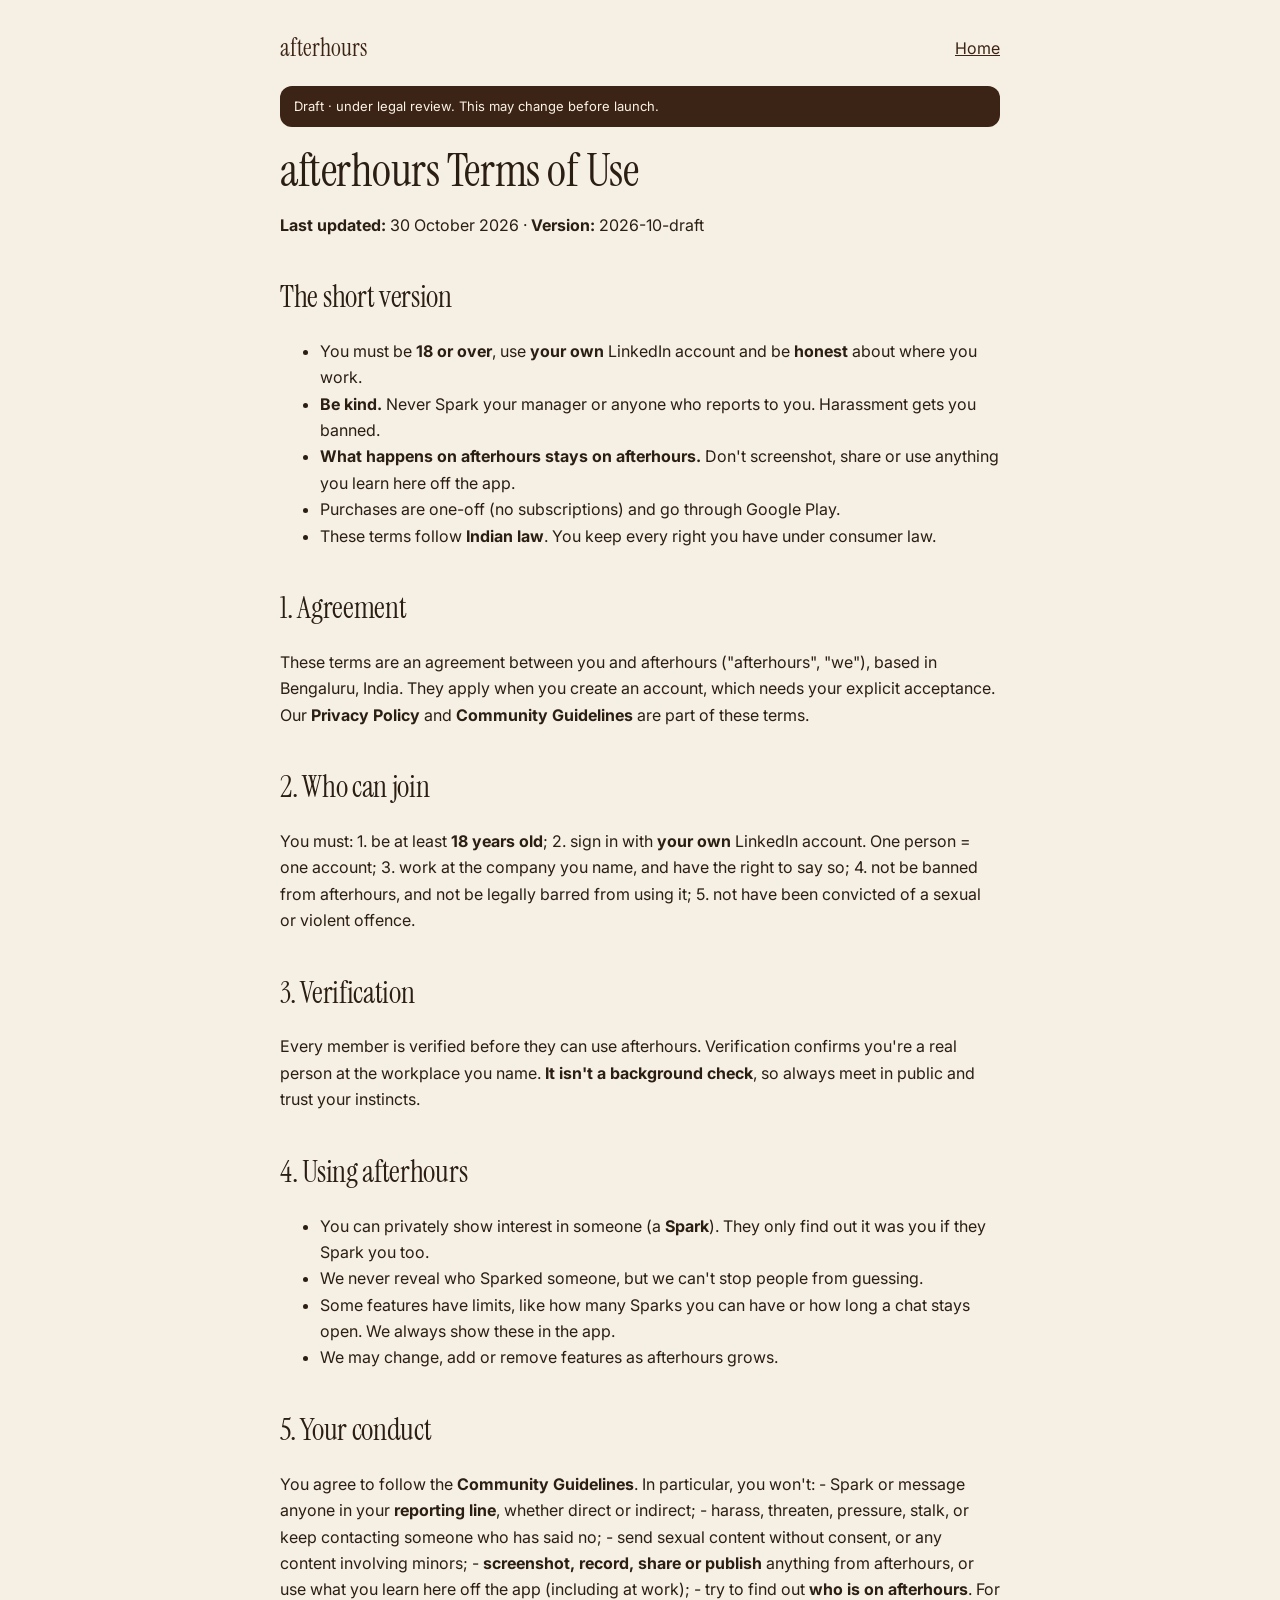
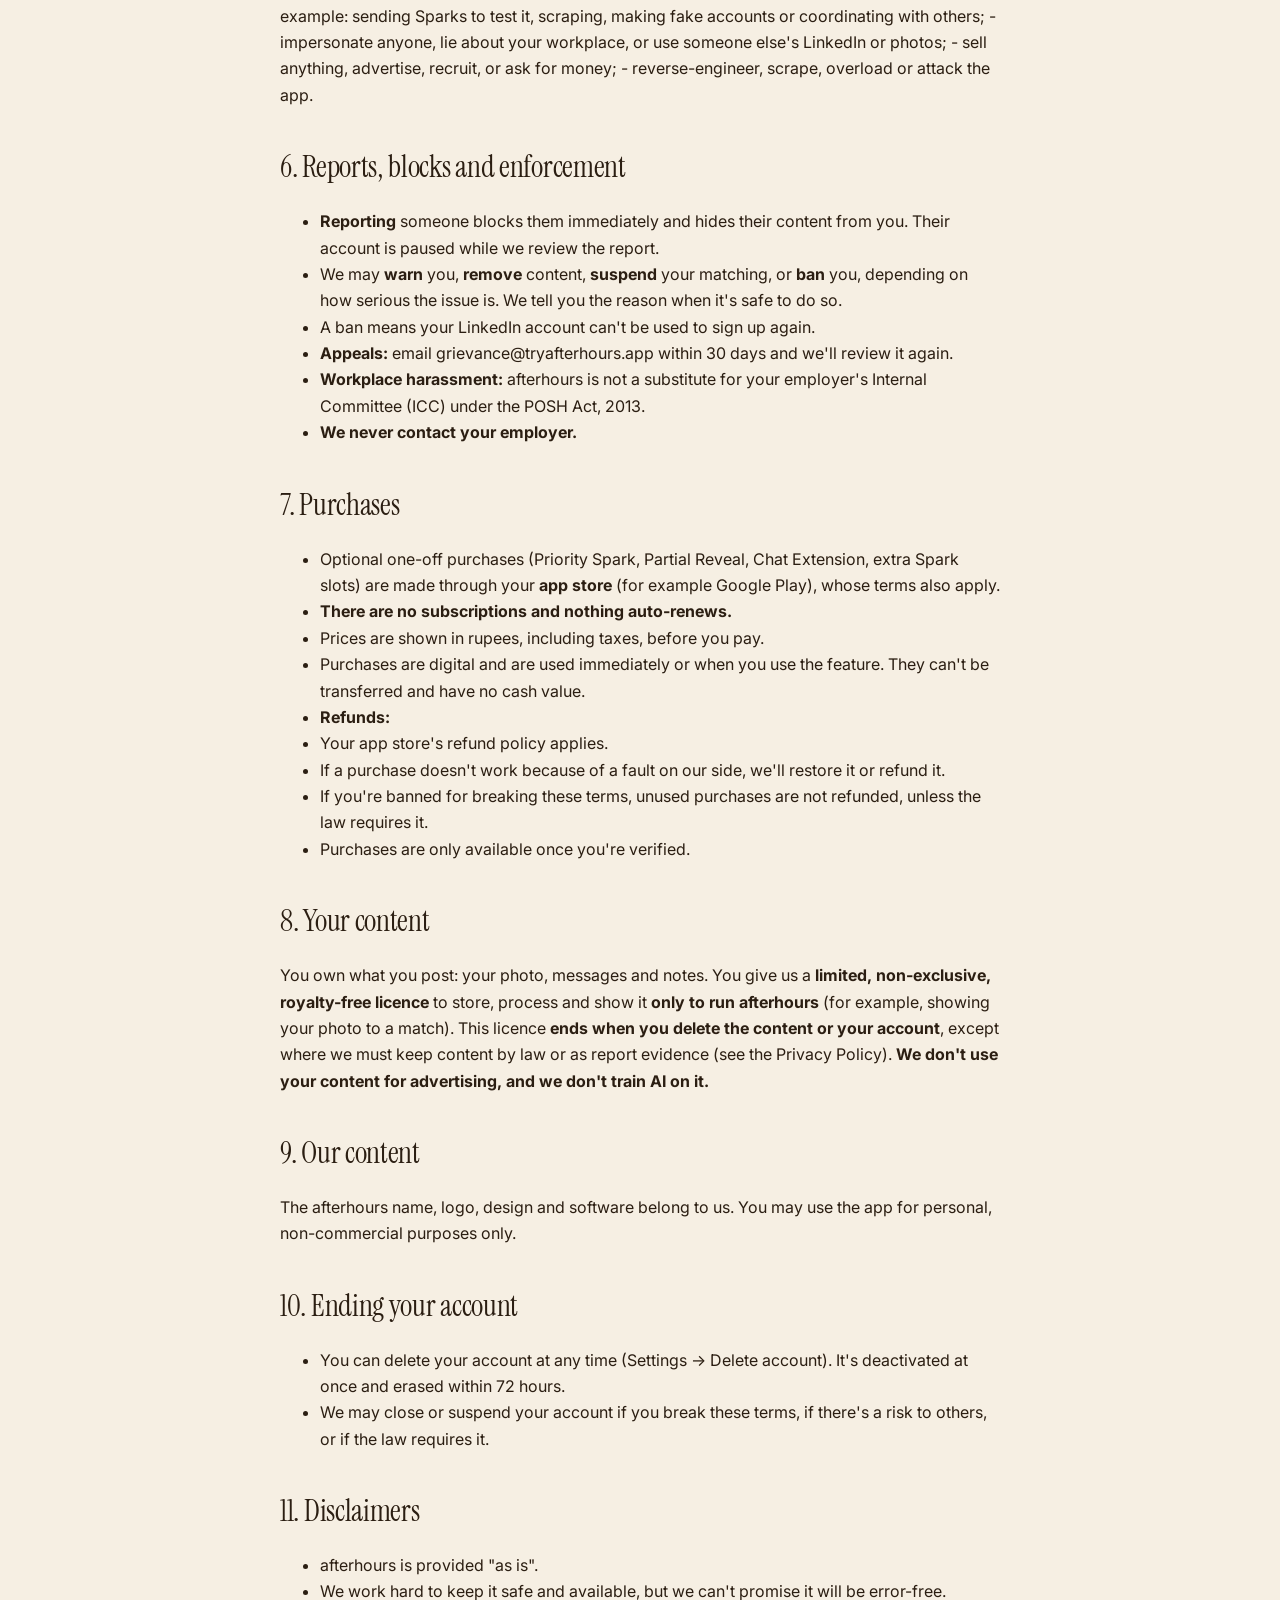
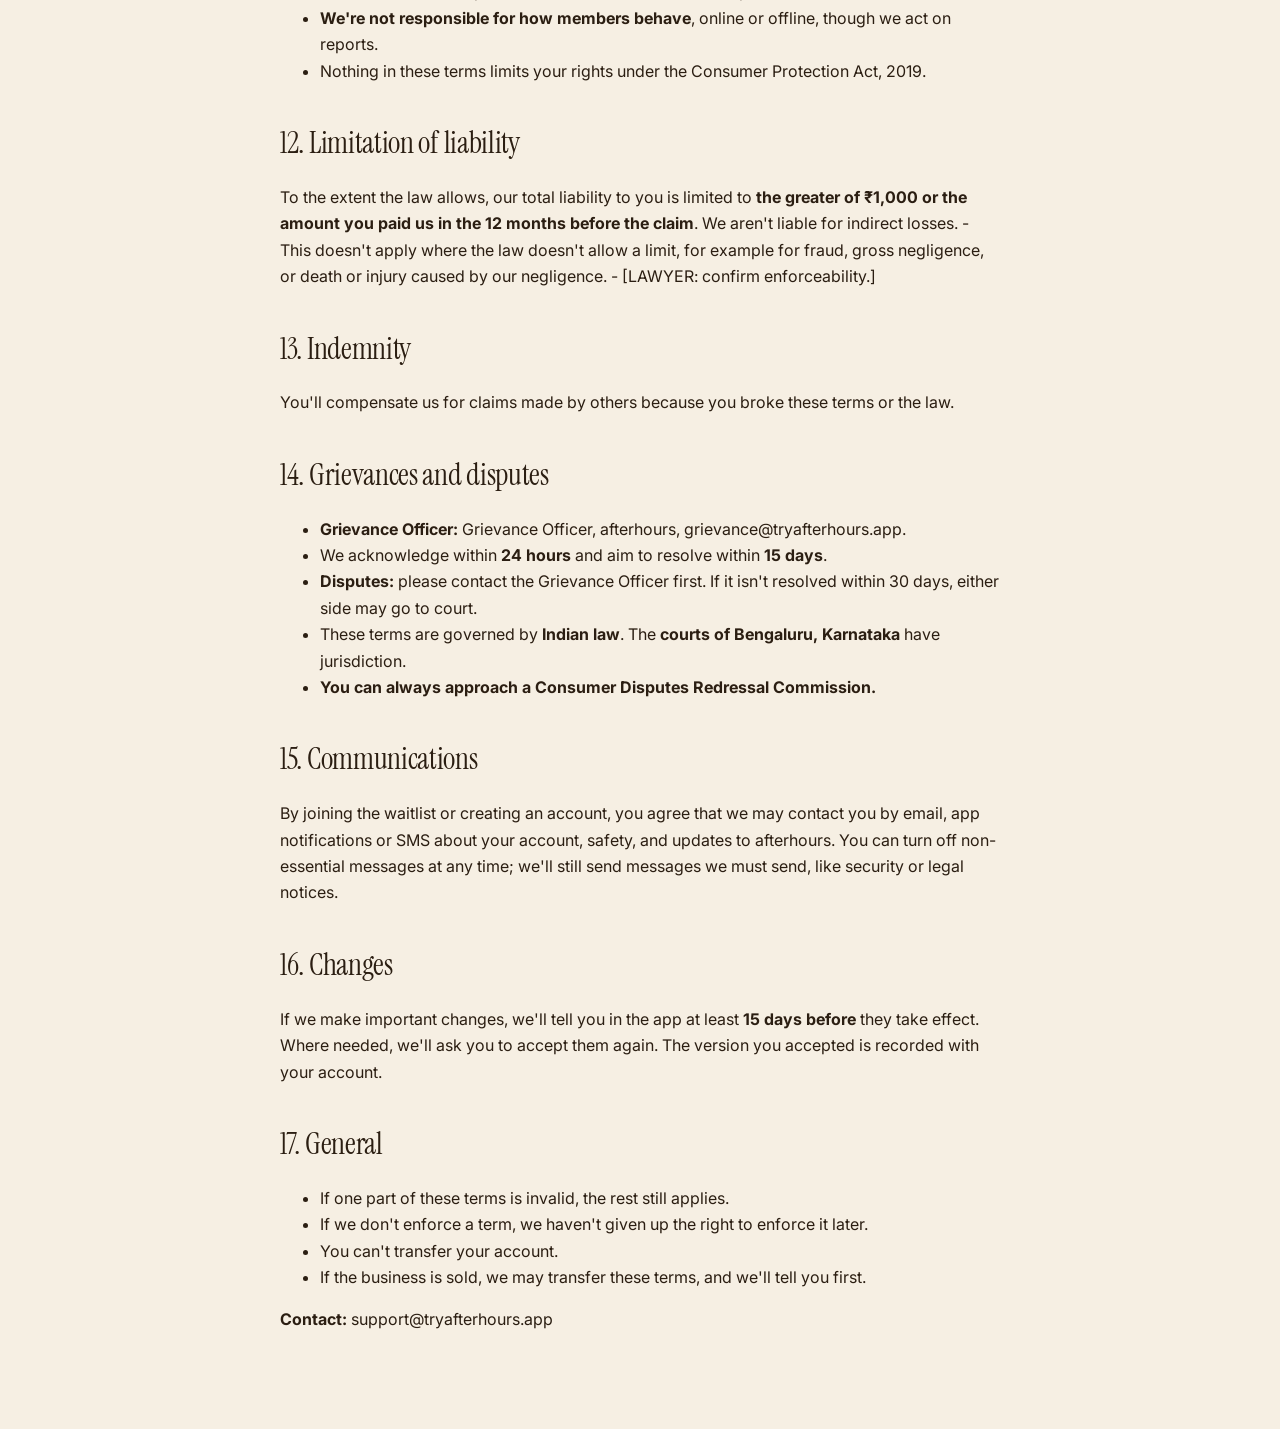
<file: terms.html>
<!doctype html><html lang="en-IN"><head><meta charset="utf-8"><meta name="viewport" content="width=device-width,initial-scale=1">
<meta http-equiv="Content-Security-Policy" content="default-src 'self'; style-src 'self' 'unsafe-inline'; font-src 'self'; img-src 'self' data:; object-src 'none'; base-uri 'self'">
<title>Terms of Use · afterhours</title><meta name="description" content="Terms of Use for afterhours, a private dating app for working professionals in India."><link rel="canonical" href="https://tryafterhours.app/terms.html"><link rel="icon" href="/favicon.ico" sizes="48x48"><link rel="icon" href="assets/favicon.svg" type="image/svg+xml">
<style>@font-face{font-family:S;src:url(fonts/InstrumentSerif-Regular.ttf)}@font-face{font-family:S;font-style:italic;src:url(fonts/InstrumentSerif-Italic.ttf)}@font-face{font-family:I;src:url(fonts/Inter.ttf)}
body{margin:0;background:#F6EFE3;color:#2B1E12;font:16px/1.65 I,system-ui,sans-serif}main{max-width:720px;margin:0 auto;padding:28px 22px 80px}
a{color:#3B2416}h1,h2,h3{font-family:S;font-weight:400;letter-spacing:-.01em;line-height:1.1}h1{font-size:46px;margin:18px 0 6px}h2{font-size:30px;margin-top:42px}h3{font-size:22px}
table{border-collapse:collapse;width:100%;font-size:14px;display:block;overflow-x:auto}td,th{border-bottom:1px solid #e4d8c6;padding:8px 10px 8px 0;text-align:left;vertical-align:top}
blockquote{margin:0;padding:12px 16px;background:#fbf4e8;border-left:3px solid #E9A93B;border-radius:6px}.top{display:flex;justify-content:space-between;align-items:center}
.draft{background:#3B2416;color:#FBF3E6;font-size:13px;padding:10px 14px;border-radius:12px;margin:18px 0}</style></head>
<body><main><div class="top"><a href="./" style="font-family:S;font-size:24px;text-decoration:none">afterhours</a><a href="./">Home</a></div>
<div class="draft">Draft · under legal review. This may change before launch.</div><h1>afterhours Terms of Use</h1>
<p><strong>Last updated:</strong> 30 October 2026 · <strong>Version:</strong> 2026-10-draft</p>
<h2>The short version</h2>
<ul>
<li>You must be <strong>18 or over</strong>, use <strong>your own</strong> LinkedIn account and be <strong>honest</strong> about where you work.</li>
<li><strong>Be kind.</strong> Never Spark your manager or anyone who reports to you. Harassment gets you banned.</li>
<li><strong>What happens on afterhours stays on afterhours.</strong> Don't screenshot, share or use anything you learn here off the app.</li>
<li>Purchases are one-off (no subscriptions) and go through Google Play.</li>
<li>These terms follow <strong>Indian law</strong>. You keep every right you have under consumer law.</li>
</ul>
<h2>1. Agreement</h2>
<p>These terms are an agreement between you and afterhours ("afterhours", "we"), based in Bengaluru, India. They apply when you create an account, which needs your explicit acceptance. Our <strong>Privacy Policy</strong> and <strong>Community Guidelines</strong> are part of these terms.</p>
<h2>2. Who can join</h2>
<p>You must:
1. be at least <strong>18 years old</strong>;
2. sign in with <strong>your own</strong> LinkedIn account. One person = one account;
3. work at the company you name, and have the right to say so;
4. not be banned from afterhours, and not be legally barred from using it;
5. not have been convicted of a sexual or violent offence.</p>
<h2>3. Verification</h2>
<p>Every member is verified before they can use afterhours. Verification confirms you're a real person at the workplace you name. <strong>It isn't a background check</strong>, so always meet in public and trust your instincts.</p>
<h2>4. Using afterhours</h2>
<ul>
<li>You can privately show interest in someone (a <strong>Spark</strong>). They only find out it was you if they Spark you too.</li>
<li>We never reveal who Sparked someone, but we can't stop people from guessing.</li>
<li>Some features have limits, like how many Sparks you can have or how long a chat stays open. We always show these in the app.</li>
<li>We may change, add or remove features as afterhours grows.</li>
</ul>
<h2>5. Your conduct</h2>
<p>You agree to follow the <strong>Community Guidelines</strong>. In particular, you won't:
- Spark or message anyone in your <strong>reporting line</strong>, whether direct or indirect;
- harass, threaten, pressure, stalk, or keep contacting someone who has said no;
- send sexual content without consent, or any content involving minors;
- <strong>screenshot, record, share or publish</strong> anything from afterhours, or use what you learn here off the app (including at work);
- try to find out <strong>who is on afterhours</strong>. For example: sending Sparks to test it, scraping, making fake accounts or coordinating with others;
- impersonate anyone, lie about your workplace, or use someone else's LinkedIn or photos;
- sell anything, advertise, recruit, or ask for money;
- reverse-engineer, scrape, overload or attack the app.</p>
<h2>6. Reports, blocks and enforcement</h2>
<ul>
<li><strong>Reporting</strong> someone blocks them immediately and hides their content from you. Their account is paused while we review the report.</li>
<li>We may <strong>warn</strong> you, <strong>remove</strong> content, <strong>suspend</strong> your matching, or <strong>ban</strong> you, depending on how serious the issue is. We tell you the reason when it's safe to do so.</li>
<li>A ban means your LinkedIn account can't be used to sign up again.</li>
<li><strong>Appeals:</strong> email grievance@tryafterhours.app within 30 days and we'll review it again.</li>
<li><strong>Workplace harassment:</strong> afterhours is not a substitute for your employer's Internal Committee (ICC) under the POSH Act, 2013. </li>
<li><strong>We never contact your employer.</strong></li>
</ul>
<h2>7. Purchases</h2>
<ul>
<li>Optional one-off purchases (Priority Spark, Partial Reveal, Chat Extension, extra Spark slots) are made through your <strong>app store</strong> (for example Google Play), whose terms also apply.</li>
<li><strong>There are no subscriptions and nothing auto-renews.</strong></li>
<li>Prices are shown in rupees, including taxes, before you pay.</li>
<li>Purchases are digital and are used immediately or when you use the feature. They can't be transferred and have no cash value.</li>
<li><strong>Refunds:</strong></li>
<li>Your app store's refund policy applies.</li>
<li>If a purchase doesn't work because of a fault on our side, we'll restore it or refund it.</li>
<li>If you're banned for breaking these terms, unused purchases are not refunded, unless the law requires it.</li>
<li>Purchases are only available once you're verified.</li>
</ul>
<h2>8. Your content</h2>
<p>You own what you post: your photo, messages and notes. You give us a <strong>limited, non-exclusive, royalty-free licence</strong> to store, process and show it <strong>only to run afterhours</strong> (for example, showing your photo to a match). This licence <strong>ends when you delete the content or your account</strong>, except where we must keep content by law or as report evidence (see the Privacy Policy). <strong>We don't use your content for advertising, and we don't train AI on it.</strong></p>
<h2>9. Our content</h2>
<p>The afterhours name, logo, design and software belong to us. You may use the app for personal, non-commercial purposes only.</p>
<h2>10. Ending your account</h2>
<ul>
<li>You can delete your account at any time (Settings → Delete account). It's deactivated at once and erased within 72 hours.</li>
<li>We may close or suspend your account if you break these terms, if there's a risk to others, or if the law requires it.</li>
</ul>
<h2>11. Disclaimers</h2>
<ul>
<li>afterhours is provided "as is".</li>
<li>We work hard to keep it safe and available, but we can't promise it will be error-free.</li>
<li><strong>We're not responsible for how members behave</strong>, online or offline, though we act on reports.</li>
<li>Nothing in these terms limits your rights under the Consumer Protection Act, 2019.</li>
</ul>
<h2>12. Limitation of liability</h2>
<p>To the extent the law allows, our total liability to you is limited to <strong>the greater of ₹1,000 or the amount you paid us in the 12 months before the claim</strong>. We aren't liable for indirect losses.
- This doesn't apply where the law doesn't allow a limit, for example for fraud, gross negligence, or death or injury caused by our negligence.
- [LAWYER: confirm enforceability.]</p>
<h2>13. Indemnity</h2>
<p>You'll compensate us for claims made by others because you broke these terms or the law.</p>
<h2>14. Grievances and disputes</h2>
<ul>
<li><strong>Grievance Officer:</strong> Grievance Officer, afterhours, grievance@tryafterhours.app.</li>
<li>We acknowledge within <strong>24 hours</strong> and aim to resolve within <strong>15 days</strong>.</li>
<li><strong>Disputes:</strong> please contact the Grievance Officer first. If it isn't resolved within 30 days, either side may go to court.</li>
<li>These terms are governed by <strong>Indian law</strong>. The <strong>courts of Bengaluru, Karnataka</strong> have jurisdiction.</li>
<li><strong>You can always approach a Consumer Disputes Redressal Commission.</strong></li>
</ul>
<h2>15. Communications</h2>
<p>By joining the waitlist or creating an account, you agree that we may contact you by email, app notifications or SMS about your account, safety, and updates to afterhours. You can turn off non-essential messages at any time; we'll still send messages we must send, like security or legal notices.</p>
<h2>16. Changes</h2>
<p>If we make important changes, we'll tell you in the app at least <strong>15 days before</strong> they take effect. Where needed, we'll ask you to accept them again. The version you accepted is recorded with your account.</p>
<h2>17. General</h2>
<ul>
<li>If one part of these terms is invalid, the rest still applies.</li>
<li>If we don't enforce a term, we haven't given up the right to enforce it later.</li>
<li>You can't transfer your account.</li>
<li>If the business is sold, we may transfer these terms, and we'll tell you first.</li>
</ul>
<p><strong>Contact:</strong> support@tryafterhours.app</p></main></body></html>
</file>
<file: preview.css>
@font-face{font-family:Switzer;src:url('assets/switzer-400.woff2') format('woff2');font-style:normal;font-weight:400;font-display:swap}
@font-face{font-family:Switzer;src:url('assets/switzer-500.woff2') format('woff2');font-style:normal;font-weight:500;font-display:swap}
@font-face{font-family:MockSerif;src:url('assets/mock-serif.ttf') format('truetype');font-style:normal;font-weight:400;font-display:swap}
@font-face{font-family:MockSerif;src:url('assets/mock-serif-italic.ttf') format('truetype');font-style:italic;font-weight:400;font-display:swap}
@font-face{font-family:MockUI;src:url('assets/mock-ui.ttf') format('truetype');font-style:normal;font-weight:100 900;font-display:swap}
:root{--paper:#f7f3ea;--ink:#30261f;--secondary:#62564a;--line:#dcd3c4;--accent:#dc9e4b;--heart:#bb6156;--surface:#fcfaf5;--ease:cubic-bezier(.22,1,.36,1)}
*{box-sizing:border-box}
html{-webkit-text-size-adjust:100%;scroll-behavior:auto;scroll-padding-top:24px}
body{position:relative;isolation:isolate;margin:0;font:400 1rem/1.5 Switzer,Arial,sans-serif;background:var(--paper);color:var(--ink);-webkit-font-smoothing:antialiased}
/* One gently moving, clipped canvas shared by every section. */
.ambient-light{position:fixed;inset:0;z-index:-1;overflow:hidden;pointer-events:none;background:var(--paper)}
.ambient-light::before{content:"";position:absolute;inset:-4%;background:var(--paper) url('assets/dusk.webp') center/cover no-repeat;animation:ambient-dusk 28s ease-in-out infinite alternate}
@keyframes ambient-dusk{from{transform:translate3d(-.8%,.3%,0) scale(1);opacity:.94}to{transform:translate3d(.8%,-.3%,0) scale(1.015);opacity:1}}
.motion-paused .ambient-light::before{animation-play-state:paused}
button,input,select{font:inherit}
button,a,input,select{-webkit-tap-highlight-color:transparent}
a{color:inherit;text-underline-offset:4px}
button{cursor:pointer}
button:focus-visible,a:focus-visible,summary:focus-visible{outline:2px solid #947448;outline-offset:5px}
.pass-input:focus-within{border-color:#a37b46;box-shadow:0 0 0 3px #c3975530;background:#fffefa}
.pass-input input:focus{outline:none;box-shadow:none}
.consent input:focus-visible{outline:2px solid #947448;outline-offset:3px}
::selection{background:#e5c793;color:var(--ink)}
.skip{position:absolute;inset:8px auto auto 16px;z-index:10;background:var(--surface);padding:8px 12px;transform:translateY(-180%)}
.skip:focus{transform:none}
/* The hero inherits the same background as every following section. */
.hero{position:relative;overflow:hidden;min-height:780px;min-height:max(720px,100svh);display:grid;grid-template-rows:auto 1fr;padding:0 48px;isolation:isolate}
.photo-pair{pointer-events:none}
.photo-print{position:absolute;top:43%;width:clamp(135px,13vw,185px);margin:0;padding:8px 8px 23px;background:#fffdf7;border:1px solid #fff9ee;box-shadow:0 8px 20px -12px #66462c60}
.photo-print img{display:block;width:100%;height:auto}
.photo-print.coffee{left:5.2%;transform:rotate(-7deg)}
.photo-print.together{right:5.2%;top:34%;transform:rotate(6deg)}
.masthead{display:flex;align-items:center;justify-content:flex-end;gap:24px;padding-block:24px;font-size:.8125rem;color:var(--secondary)}
.masthead a{display:inline-flex;gap:18px;align-items:center;min-height:44px;text-decoration:none}
.hero-content{text-align:center;align-self:center;justify-self:center;padding-block:52px 68px;max-width:680px;width:100%}
.wordmark{position:relative;display:block;width:235px;aspect-ratio:829/174;margin:0 auto 14px}
.wordmark>img,.wordmark-cutout{display:block;width:100%;height:auto}
.wordmark-motion{position:absolute;inset:0;opacity:0;pointer-events:none}
.wordmark.logo-playing .wordmark-original{opacity:0}
.wordmark.logo-playing .wordmark-motion{opacity:1}
.logo-glyph{position:absolute;left:53.6791%;top:34.4828%;width:14.5959%;height:64.9425%;transform-style:preserve-3d;transform-origin:center}
.glyph-front,.glyph-back{position:absolute;inset:0;backface-visibility:hidden;-webkit-backface-visibility:hidden}
.glyph-front img,.glyph-back svg{display:block;width:100%;height:100%}
.glyph-back{transform:rotateY(180deg)}
.glyph-back path{fill:var(--heart);stroke:var(--ink);stroke-width:4.5;stroke-linejoin:round}
.logo-playing .logo-glyph{animation:sunset-heart 2700ms var(--ease) 1 both}
@keyframes sunset-heart{0%,8%{transform:rotateY(0)}32%,62%{transform:rotateY(180deg)}92%,100%{transform:rotateY(0)}}
.brand-line{font-size:.75rem;color:var(--secondary);margin:0 0 34px;animation:brand-in 600ms ease-out both}
@keyframes brand-in{from{opacity:.55}to{opacity:1}}
h1{font-size:clamp(1.875rem,3.25vw,2.75rem);font-weight:400;line-height:1.14;letter-spacing:-.035em;margin:0}
.keep-together{white-space:nowrap}
.fact{font-size:.8125rem;color:var(--secondary);margin:20px 0 0}
.stat-claim{text-decoration:underline;text-decoration-thickness:1px;text-underline-offset:4px;text-decoration-color:#9e8c79}
.fact sup{font-size:.65em;margin-inline-start:2px}
.description{font-size:1rem;line-height:1.55;color:var(--secondary);max-width:410px;margin:28px auto 0;text-wrap:pretty}
.primary{display:inline-flex;align-items:center;justify-content:center;gap:26px;min-height:48px;padding:13px 24px;border:1px solid var(--ink);border-radius:999px;background:var(--ink);color:var(--surface);font-size:.875rem;font-weight:500;text-decoration:none;transition:background-color 160ms ease,transform 160ms var(--ease)}
.hero-content>.primary{margin-top:30px}
.join-button{min-height:46px;border-radius:5px;padding:12px 23px;font-size:.8125rem;font-weight:400}
.primary:active{transform:scale(.98)}
.launch{font-size:.75rem;color:var(--secondary);margin:13px 0 0}
/* One warm editorial band: the advice on one side, the reality on the other. */
.reframe{padding:48px 32px}
.reframe-inner{max-width:856px;margin:auto;display:grid;grid-template-columns:minmax(0,1fr) 230px;gap:64px;align-items:center;padding-block:32px;border-block:1px solid #c5ad8c66}
.advice-copy>.eyebrow{margin-bottom:20px}
.quote-stack{display:grid;max-width:530px}
.quote-stack blockquote{grid-area:1/1;margin:0;font-size:clamp(1.45rem,2.3vw,2rem);line-height:1.3;letter-spacing:-.025em;opacity:0;transition:opacity 240ms ease}
.quote-stack blockquote.active{opacity:1}
.reframe-answer{font-size:.9375rem;margin:22px 0 0;letter-spacing:-.015em;color:#624b37}
.context-fact{padding-left:32px;border-left:1px solid #ccb89c}
.context-fact strong{display:block;font-size:3.2rem;letter-spacing:-.06em;font-weight:400;line-height:1.05;color:#6f5034}
.context-fact span{display:block;font-size:.875rem;line-height:1.5;margin-top:10px}
.context-fact .stat-label{font-size:.625rem;letter-spacing:.1em;text-transform:uppercase;color:var(--secondary);margin:0 0 12px}
.stat-sample{display:flex;gap:5px;margin:14px 0 16px}
.stat-sample i{width:9px;height:9px;flex:none;border:1px solid #bda480;border-radius:50%}
.stat-sample i.filled{background:#89643b;border-color:#89643b}
.context-fact sup{font-size:.65em;margin-left:1px}
.context-fact p{font-size:.75rem;color:var(--secondary);line-height:1.5;margin:14px 0 0}
/* One short supporting section. No repeated calls to action or card grid. */
.details{max-width:984px;margin:auto;padding:64px 32px 28px;scroll-margin-top:0}
.explanation{display:grid;grid-template-columns:minmax(0,1fr) 372px;gap:64px;align-items:center}
.eyebrow{font-size:.75rem;color:var(--secondary);margin:0 0 20px}
h2{font-size:1.875rem;line-height:1.17;letter-spacing:-.025em;font-weight:400;margin:0 0 20px}
.explanation-copy>p:not(.eyebrow){font-size:.9375rem;line-height:1.6;color:var(--secondary);margin:0;max-width:390px}
.explanation-copy>p.privacy-line{margin-top:12px;color:var(--ink)}
.story-steps{list-style:none;counter-reset:spark-step;margin:28px 0 0;padding:0}
.story-steps li{counter-increment:spark-step;position:relative;border-left:2px solid #ded3c0;color:var(--secondary);transition:border-color 200ms ease,color 200ms ease}
.step-choice{display:grid;grid-template-columns:22px minmax(0,1fr);column-gap:12px;width:100%;min-height:56px;text-align:left;padding:12px 10px 12px 14px;background:none;border:0;color:inherit;border-radius:0 5px 5px 0;transition:background-color 160ms ease}
.step-choice::before{content:counter(spark-step,decimal-leading-zero);grid-column:1;grid-row:1/span 2;align-self:start;padding-top:3px;font-size:.6875rem;font-variant-numeric:tabular-nums;color:#8a7050}
.step-choice>strong,.step-choice>span{grid-column:2}
.current .step-choice::before{color:#8a581e}
.step-choice:focus-visible{outline:2px solid #947448;outline-offset:3px}
@media(hover:hover) and (pointer:fine){.step-choice:hover{background:#ecdfca99}}
.story-steps li+li{margin-top:8px}
.story-steps strong{font-size:.9375rem;font-weight:500;display:block}
.story-steps span{display:block;margin-top:4px;font-size:.8125rem;line-height:1.5;max-width:260px}
.story-steps li.current{border-color:#b47d37;color:var(--ink)}
.engine-caption{font-size:.75rem!important;color:var(--secondary);line-height:1.6;margin:24px 0 0!important}
/* A private note becomes a conversation automatically, once in view. */
.sr-only{position:absolute;width:1px;height:1px;margin:-1px;padding:0;overflow:hidden;clip-path:inset(50%);white-space:nowrap;border:0}
.note-demo{min-width:0;text-align:center;background:#efe4d2;border:1px solid #e2d3bc;border-radius:20px;padding:22px 22px 15px}
.note-stage{display:grid;isolation:isolate}
.app-demo-screen{grid-area:1/1;min-width:0;min-height:410px;overflow:hidden;border:1px solid #ded3c2;border-radius:13px;background:#fffbf5;text-align:left;box-shadow:0 5px 16px -12px #795b3b55;transition:opacity 240ms ease,transform 400ms var(--ease)}
.spark-details{padding:18px}
.demo-top{display:flex;align-items:center;justify-content:space-between;padding-bottom:14px;border-bottom:1px solid #e8dfd2;font-size:.8125rem;font-weight:500}
.demo-top svg{width:20px;height:20px;fill:none;stroke:#705737;stroke-width:1.2;stroke-linecap:round}
.demo-top .mini-sun{fill:var(--accent);stroke:none}
.demo-fields{display:grid;grid-template-columns:.85fr 1.15fr;gap:10px 12px;margin:15px 0 0}
.demo-fields>div{min-width:0}
.demo-fields .field-wide{grid-column:1/-1}
.demo-fields dt{font-size:.625rem;color:var(--secondary);margin-bottom:4px}
.demo-fields dt small{font-size:.5625rem;color:#817362;margin-left:3px}
.demo-fields dd{margin:0;padding:8px 10px;border:1px solid #e0d7c8;border-radius:6px;background:#fffefa;font-size:.8125rem;line-height:1.4;overflow-wrap:break-word}
.company-strip{display:grid;grid-template-columns:repeat(3,minmax(0,1fr));gap:3px 8px;margin-top:16px;padding-top:10px;border-top:1px solid #e8dfd2}
.company-option{display:flex;align-items:center;justify-content:center;gap:3px;min-height:25px;font-size:.5625rem;white-space:nowrap;color:#514638}
.company-icon{width:12px;height:12px;flex:none}
.company-option img{display:block;max-width:100%;object-fit:contain}
.company-wordmark{object-fit:contain}
.company-wordmark.amazon{margin-top:3px}
.scene-position{display:flex;justify-content:center;gap:6px;margin:18px 0 11px}
.scene-position i{display:block;width:18px;height:2px;border-radius:1px;background:#ccbaa0;transition:background-color 200ms ease}
.scene-position i.current{background:#775736}
.demo-disclosure{font-size:.625rem;color:var(--secondary);margin:0;line-height:1.5}
.sealed-note{padding:18px;opacity:0;pointer-events:none;transform:translateY(8px);display:flex;flex-direction:column}
.private-label{display:flex;gap:5px;align-items:center;color:var(--secondary);font-size:.625rem;font-weight:400}
.private-label svg{width:12px;height:12px;stroke-width:1.7}
.saved-heading{text-align:center;padding:24px 0 20px}
.saved-check{display:grid;place-items:center;width:32px;height:32px;margin:0 auto 12px;border:1px solid #ceba96;border-radius:50%;background:#efe1c6}
.saved-check svg{width:18px;height:18px;fill:none;stroke:#78582c;stroke-width:1.8;stroke-linecap:round;stroke-linejoin:round}
.saved-heading h3{font-size:1.25rem;font-weight:500;letter-spacing:-.025em;margin:0}
.saved-heading p{font-size:.6875rem;color:var(--secondary);margin:5px 0 0}
.saved-person{padding:14px;border:1px solid #dfd5c4;border-radius:9px;background:#f7f0e4}
.entered-label{font-size:.5625rem;color:var(--secondary);text-transform:uppercase;letter-spacing:.07em}
.person-row{display:flex;gap:10px;align-items:center;margin-top:11px}
.person-initial{display:grid;place-items:center;flex:none;width:35px;height:35px;border-radius:9px;background:#e8d9bc;color:#7d5f36;font-size:1rem}
.person-row strong{display:block;font-size:.875rem;font-weight:500}
.person-row div>span{display:block;font-size:.625rem;color:var(--secondary);margin-top:3px}
.saved-person>p{font-size:.625rem;color:var(--secondary);margin:10px 0 0;padding-top:9px;border-top:1px solid #e4d8c4}
.privacy-receipt{display:flex;gap:9px;margin-top:20px;align-items:flex-start}
.privacy-receipt svg{flex:none;width:18px;height:18px;fill:none;stroke:#8d7044;stroke-width:1.5;stroke-linecap:round;stroke-linejoin:round}
.privacy-receipt strong{font-size:.6875rem;font-weight:500;display:block}
.privacy-receipt p{font-size:.625rem;line-height:1.5;color:var(--secondary);margin:4px 0 0}
.private-foot{font-size:.625rem;color:var(--secondary);text-align:center;margin:auto 0 0;padding-top:16px}
.note-conversation{opacity:0;transform:translateY(10px);pointer-events:none;display:flex;flex-direction:column}
.chat-header{display:flex;align-items:center;gap:10px;padding:15px 14px 12px;background:#fffdf7}
.chat-avatar{display:grid;place-items:center;width:35px;height:35px;border-radius:50%;background:#e8d9bc;color:#78572c;font-size:.9375rem;flex:none}
.chat-header h3{font-size:.875rem;line-height:1.2;font-weight:500;margin:0}
.chat-header p{font-size:.625rem;color:var(--secondary);margin:3px 0 0}
.chat-menu{margin-left:auto;color:#837564;font-size:.6875rem;letter-spacing:1px}
.chat-clock{display:flex;align-items:center;gap:6px;padding:9px 13px;background:#f0e0c2;border-block:1px solid #e3cfaa;color:#705127;font-size:.625rem;font-weight:500;font-variant-numeric:tabular-nums}
.chat-clock svg{width:13px;height:13px;flex:none;fill:none;stroke:currentColor;stroke-width:1.6;stroke-linecap:round}
.chat-clock small{font-size:.5625rem;font-weight:400;margin-left:auto}
.chat-thread{padding:12px;flex:1;display:flex;flex-direction:column;gap:9px}
.chat-day{text-align:center;font-size:.5625rem;color:var(--secondary);margin:0 0 3px}
.chat-line{max-width:88%;padding:9px 11px;font-size:.78125rem;line-height:1.4;text-align:left;border-radius:13px;margin:0;opacity:0;transform:translateY(5px);transition:opacity 220ms ease,transform 300ms var(--ease)}
.chat-line time{display:block;font-size:.5625rem;line-height:1.3;text-align:right;opacity:.72;margin-top:4px}
.incoming{background:#eee5d7;border-bottom-left-radius:3px;align-self:flex-start}
.outgoing{margin-left:auto;background:var(--ink);color:var(--surface);border-bottom-right-radius:3px}
.chat-composer{margin:0 12px 12px;padding:7px 7px 7px 12px;border:1px solid #ded3c0;border-radius:99px;background:#fffdf8;display:flex;align-items:center;justify-content:space-between;font-size:.6875rem;color:#897a66;min-height:35px}
.send-symbol{display:grid;place-items:center;width:25px;height:25px;border-radius:50%;background:var(--ink)}
.send-symbol svg{width:14px;height:14px;fill:none;stroke:#fff8ed;stroke-width:1.5;stroke-linecap:round;stroke-linejoin:round}
/* Golden Hour from prototype/mocks-v4.html: scoped to the two app states only. */
.mock-theme{--mock-bg:#F6EFE3;--mock-fog:#ECDFC9;--mock-ink:#2B1E12;--mock-muted:#7A6650;--mock-primary:#3B2416;--mock-on:#FBF3E6;--mock-spark:#E9A93B;font-family:MockUI,Arial,sans-serif;color:var(--mock-ink);background:radial-gradient(ellipse at 12% 12%,#f3d79e99,transparent 62%),radial-gradient(ellipse at 100% 80%,#e4d8b8aa,transparent 70%),var(--mock-bg);border-color:#e5d9c2;border-radius:20px}
.mock-theme .demo-top{border-bottom:0;color:var(--mock-ink);font-weight:500}
.mock-theme .private-label{padding:5px 9px;border:1px solid #ffffffb3;border-radius:99px;background:#ffffff70;color:var(--mock-muted)}
.private-topline{display:flex;align-items:center;justify-content:space-between;gap:12px;border-bottom:1px solid #d7c5a666;padding-bottom:14px}
.private-topline img{width:90px;height:auto}
.private-topline>span{font-size:.5625rem;color:var(--mock-muted)}
.mock-theme .saved-heading{padding:20px 0 20px}
.spark-emblem{display:block;width:87px;height:87px;overflow:visible;margin:0 auto 10px}
.spark-main{fill:url(#spark-gold);stroke:#c58b32;stroke-width:.7;filter:drop-shadow(0 5px 4px #8a5c1c25)}
.spark-highlight{fill:none;stroke:#fff3cf;stroke-width:2;stroke-linecap:round;opacity:.85}
.spark-small{fill:#dca64e;opacity:.7}
.mock-theme .saved-heading h3{font:400 2.4rem/1.05 MockSerif,Georgia,serif;letter-spacing:-.025em}
.mock-theme .saved-heading em{font-style:italic}
.mock-theme .saved-heading p{font-size:.625rem;line-height:1.5;color:var(--mock-muted);margin-top:8px}
.saved-recipient{padding:17px 16px 13px;border:1px solid #ffffffd9;border-radius:14px;background:linear-gradient(165deg,#ffffffc9,#ffffff80);box-shadow:inset 0 1px 0 #fff,0 16px 30px -26px #57320f55}
.recipient-label{font-size:.5625rem;letter-spacing:.08em;text-transform:uppercase;color:var(--mock-muted)}
.saved-recipient h4{font-size:1rem;font-weight:500;letter-spacing:-.015em;margin:9px 0 4px}
.saved-recipient p{font-size:.625rem;color:var(--mock-muted);margin:0}
.recipient-place{display:block;font-size:.5625rem;color:var(--mock-muted);padding-top:9px;margin-top:10px;border-top:1px solid #dbccb466}
.private-promise{display:flex;gap:6px;justify-content:center;align-items:center;margin:auto 0 0;padding-top:18px;font-size:.625rem;color:var(--mock-muted)}
.private-promise svg{width:12px;height:12px;flex:none;stroke:currentColor;stroke-width:1.5;fill:none;stroke-linecap:round}
.mock-theme .saved-person{border:1px solid #ffffffd9;border-radius:18px;background:linear-gradient(165deg,#ffffffbf,#ffffff66);box-shadow:0 16px 28px -24px #3c230a66,inset 0 1px 0 #fff;backdrop-filter:blur(12px) saturate(1.4);-webkit-backdrop-filter:blur(12px) saturate(1.4)}
.mock-theme .person-initial{border-radius:50%;background:#fffaf0;color:var(--mock-primary);box-shadow:0 0 0 1px #d9c9a9}
.mock-theme .entered-label{color:var(--mock-muted);font-size:.5rem}
.mock-theme .saved-person>p{border-color:#d9c9ad80}
.mock-theme .privacy-receipt{margin-top:auto;padding-top:16px}
.mock-theme .privacy-receipt p{color:var(--mock-muted)}
.mock-theme.note-conversation{background:radial-gradient(ellipse at 100% 0%,#e4d8b8cc,transparent 62%),radial-gradient(ellipse at 0% 90%,#f3d79e80,transparent 62%),var(--mock-bg)}
.mock-theme .chat-header{background:transparent;padding:19px 18px 16px;gap:12px}
.mock-theme .chat-avatar{width:36px;height:36px;background:#fffcf6;color:var(--mock-primary);outline:1.5px solid #a07d43;outline-offset:3px;box-shadow:0 0 0 3px var(--mock-bg);margin:3px;overflow:hidden}
.chat-avatar img{display:block;width:100%;height:100%;object-fit:cover;border-radius:50%}
.mock-theme .chat-header h3{font-size:.875rem;font-weight:600;color:var(--mock-ink)}
.mock-theme .chat-header p{display:flex;align-items:center;gap:4px;color:var(--mock-muted)}
.chat-header p svg{width:10px;height:10px;stroke:currentColor;fill:none;stroke-width:1.5}
.mock-theme .chat-clock{align-self:center;border:1px solid #ffffffd9;border-radius:99px;background:linear-gradient(165deg,#ffffffaa,#ffffff55);box-shadow:inset 0 1px 0 #fff,0 10px 20px -15px #3c230a66;padding:7px 11px;margin:0 10px 4px;color:var(--mock-primary);backdrop-filter:blur(12px);-webkit-backdrop-filter:blur(12px);gap:5px}
.mock-theme .chat-thread{padding:11px 13px 14px;gap:8px}
.mock-theme .chat-line{font-size:.75rem;line-height:1.45;border-radius:18px;padding:9px 12px}
.mock-theme .incoming{background:#ffffffcc;border:1px solid #2b1e1210;border-bottom-left-radius:6px}
.mock-theme .outgoing{background:var(--mock-primary);color:var(--mock-on);border-bottom-right-radius:6px}
.chat-compose-row{display:flex;align-items:center;gap:7px;padding:0 12px 14px;margin-top:auto}
.mock-theme .chat-composer{flex:1;min-width:0;min-height:39px;margin:0;padding:0 15px;border:1px solid #ffffffd9;border-radius:25px;background:linear-gradient(165deg,#ffffffe0,#ffffff99);box-shadow:inset 0 1px 0 #fff,0 12px 20px -20px #3c230a88;color:var(--mock-muted);backdrop-filter:blur(12px);-webkit-backdrop-filter:blur(12px)}
.mock-theme .send-symbol{width:39px;height:39px;flex:none;background:var(--mock-primary);box-shadow:0 10px 18px -12px #3b2416cc}
.mock-theme .send-symbol svg{width:17px;height:17px;stroke:var(--mock-on)}
.note-demo.is-private .spark-details,.note-demo.is-mutual .spark-details{opacity:0;transform:translateY(-10px);pointer-events:none}
.note-demo.is-private .sealed-note{opacity:1;transform:none;pointer-events:auto}
.note-demo.is-mutual .sealed-note{opacity:0;transform:translateY(-10px);pointer-events:none}
.note-demo.is-mutual .note-conversation{opacity:1;transform:none;pointer-events:auto;transition-delay:120ms}
.note-demo.is-mutual .chat-line{opacity:1;transform:none;transition-delay:220ms}
.note-demo.is-mutual .message-two{transition-delay:650ms}
.note-demo.is-mutual .message-three{transition-delay:1100ms}
.note-demo.is-mutual .message-four{transition-delay:1550ms}
.note-demo.keyboard-change *{transition:none!important}
.assurance{display:grid;grid-template-columns:1fr 1fr;gap:36px;margin-top:40px;padding:25px 28px;background:#f0eadd;border:1px solid #e5dac8;border-radius:12px}
.assurance-item{display:flex;align-items:flex-start;gap:14px}
.assurance-item>svg{width:21px;height:24px;flex:none;fill:none;stroke:#866746;stroke-width:1.4;stroke-linecap:round;stroke-linejoin:round;margin-top:3px}
.assurance p{font-size:.875rem;font-weight:500;line-height:1.5;margin:0;color:var(--ink)}
.assurance p span{display:block;margin-top:6px;font-size:.75rem;line-height:1.5;font-weight:400;color:var(--secondary);max-width:280px}
.faqs{max-width:820px;margin:12px auto 0;padding:28px 32px 38px}
.faqs h2{font-size:1.625rem;line-height:1.2;text-align:center;margin:0 0 26px}
.faq-list{min-width:0;border:1px solid #deceb5;border-radius:16px;overflow:hidden;background:#fffaf180;box-shadow:inset 0 1px 0 #fffcf3}
.faq-list details{padding-inline:24px;border-bottom:1px solid #d6c3a855}
.faq-list details:last-child{border-bottom:0}
.faq-list details[open]{background:#fcf6e8aa}
.faq-list summary{display:flex;align-items:center;justify-content:space-between;gap:18px;min-height:60px;padding:18px 0;list-style:none;font-size:.875rem;font-weight:500;cursor:pointer}
.faq-list summary::-webkit-details-marker{display:none}
.faq-list summary>span{position:relative;flex:none;width:14px;height:14px}
.faq-list summary>span::before,.faq-list summary>span::after{content:"";position:absolute;inset:6px 1px auto;height:1px;background:#735b3e;transition:transform 160ms ease}
.faq-list summary>span::after{transform:rotate(90deg)}
.faq-list details[open] summary>span::after{transform:rotate(0)}
.faq-list details>p{font-size:.8125rem;line-height:1.65;color:var(--secondary);margin:0 0 20px;max-width:none}
.assurance-bottom{max-width:820px;margin:0 auto;padding:0 32px 12px}
.assurance-bottom .assurance{margin-top:0;padding:8px 24px 18px;background:none;border:0;border-radius:0}
.assurance-bottom .assurance p span{max-width:none}
footer{max-width:1136px;margin:auto;padding:26px 48px 32px;display:flex;justify-content:space-between;align-items:center;gap:20px;color:var(--secondary);font-size:.75rem}
footer nav{display:flex;flex-wrap:wrap;gap:4px 24px}
footer a{display:flex;align-items:center;min-height:44px;text-decoration:none}
.footer-heart{color:#986d50;font-size:1rem}
/* An after-hours pass, not a second modal stacked on the form. */
dialog{width:min(440px,calc(100% - 24px));max-height:calc(100dvh - 24px);margin:auto;padding:0;border:0;background:transparent;color:var(--ink);overflow:auto;overscroll-behavior:contain}
dialog::backdrop{background:#30261f90}
.pass-sheet{position:relative;overflow:hidden;border:1px solid #e5d9c6;border-radius:16px;background:#fcf7ed;box-shadow:0 20px 50px -28px #20150d70}
.pass-slot{width:44px;height:5px;background:#c9baa3;border-radius:5px;box-shadow:inset 0 1px 2px #87725855;margin:13px auto 0}
.pass-header{display:flex;align-items:center;justify-content:space-between;gap:16px;padding:16px 56px 18px 28px;border-bottom:1px solid #e5d9c6}
.pass-header img{width:108px;height:auto}
.pass-header>span{font-size:.5625rem;font-weight:500;text-transform:uppercase;letter-spacing:.12em;white-space:nowrap;color:var(--secondary)}
.close{position:absolute;right:7px;top:22px;width:44px;height:44px;background:none;border:none;font-size:1.5rem;color:var(--secondary)}
.pass-body{padding:24px 28px 0}
dialog h2{font-size:1.625rem;letter-spacing:-.025em;margin:0 0 8px}
.form-intro{font-size:.8125rem;color:var(--secondary);margin:0 0 24px;line-height:1.5}
label{display:block;font-size:.75rem;margin:17px 0 0;color:var(--secondary)}
.pass-input{display:flex;align-items:center;gap:10px;min-height:49px;margin-top:7px;border:1px solid #d5c7b1;border-radius:9px;background:#fffdf8;transition:border-color 160ms ease,box-shadow 160ms ease,background-color 160ms ease}
.pass-input>svg{width:17px;height:17px;margin-left:13px;flex:none;fill:none;stroke:#917b5c;stroke-width:1.35;stroke-linecap:round;stroke-linejoin:round}
.pass-input input{min-width:0;width:100%;min-height:47px;font-size:1rem;background:transparent;border:0;border-radius:0 9px 9px 0;padding:11px 12px 11px 0;color:var(--ink)}
input::placeholder{color:#918473}
.gender-choices{border:0;padding:0;margin:18px 0 0;min-width:0}
.gender-choices legend{font-size:.75rem;color:var(--secondary);padding:0;margin-bottom:8px}
.gender-choices>div{display:flex;flex-wrap:wrap;gap:0 7px}
.gender-choices label{position:relative;display:block;margin:0;cursor:pointer}
.gender-choices input{position:absolute;inset:0;width:100%;height:100%;margin:0;opacity:0;cursor:pointer}
.gender-choices span{position:relative;display:flex;align-items:center;gap:6px;min-height:44px;padding:0;border:0;border-radius:4px;background:none;color:var(--secondary);font-size:.75rem;white-space:nowrap;transition:color 160ms ease}
.gender-choices span::before{content:"";box-sizing:border-box;width:14px;height:14px;flex:none;border:1px solid #ac9678;border-radius:50%;background:#fffdf8}
.gender-choices input:checked+span{color:var(--ink)}
.gender-choices input:checked+span::before{background:#8d633a;border-color:#8d633a;box-shadow:inset 0 0 0 3px #fffdf8}
.gender-choices input:focus-visible+span{outline:2px solid #947448;outline-offset:2px}
.optional{color:var(--secondary);font-size:.6875rem}
.consent{display:flex;align-items:flex-start;gap:10px;line-height:1.5;margin:22px 0;font-size:.75rem;color:var(--secondary)}
.consent input{width:16px;height:16px;flex:none;margin:2px 0 0;accent-color:var(--ink)}
.pass-stub{display:flex;justify-content:space-between;align-items:center;gap:20px;border-top:1px dashed #c8b89e;padding:22px 28px}
.stub-identity{min-width:0}
.pass-barcode{width:100px;height:18px;background:repeating-linear-gradient(90deg,#63513d 0 1px,transparent 1px 3px,#63513d 3px 5px,transparent 5px 6px,#63513d 6px 7px,transparent 7px 10px);opacity:.65;margin-bottom:7px}
.stub-copy{display:block;font-size:.625rem;line-height:1.5;color:var(--secondary)}
.field-error{font-size:.75rem;line-height:1.4;color:#923d2c;margin:6px 0 0}
.consent-error{margin:-10px 0 18px}
.pass-input:has(input[aria-invalid=true]){border-color:#b66851;background:#fff6f0}
.pass-input:has(input[aria-invalid=true]):focus-within{box-shadow:0 0 0 3px #b668511c}
.gender-choices[aria-invalid=true] span::before{border-color:#b7715d}
.consent input[aria-invalid=true]{outline:1px solid #a34a36;outline-offset:2px}
.form-submit{flex:none}
.preview-note{font-size:.6875rem;text-align:center;color:#fcf7ed;line-height:1.5;width:fit-content;max-width:calc(100% - 24px);margin:12px auto 0;padding:6px 10px;border-radius:6px;background:#30261fe6}
.confirmation-body{text-align:center;padding:30px 28px 0}
.pass-stamp{width:150px;min-height:150px;display:flex;flex-direction:column;align-items:center;justify-content:center;gap:9px;border:2px solid #9d663d;outline:1px solid #9d663d;outline-offset:-7px;color:#8b5732;border-radius:50%;margin:0 auto 28px;transform:rotate(-9deg);animation:stamp-in 260ms var(--ease) both}
.pass-stamp span{font-size:.5625rem;letter-spacing:.15em;text-transform:uppercase;line-height:1.6}
.pass-stamp b{font-size:1.75rem;letter-spacing:-.04em;font-weight:500;line-height:1}
@keyframes stamp-in{from{opacity:0;transform:rotate(-9deg) scale(1.08)}to{opacity:1;transform:rotate(-9deg) scale(1)}}
.confirmation-body>p{font-size:.875rem;color:var(--secondary);line-height:1.5;margin:12px auto 24px;max-width:275px}
.pass-share{border-top:1px dashed #c8b89e;padding:24px 28px 16px;text-align:center}
.pass-share>.primary{width:100%}
.share-options{display:flex;justify-content:center;gap:28px;margin-top:8px}
.share-options button,.share-options a,.done-close{display:inline-flex;align-items:center;justify-content:center;min-height:44px;background:none;border:0;color:var(--secondary);font-size:.8125rem;padding:8px 0;text-decoration:underline;text-underline-offset:4px}
.done-close{font-size:.75rem;text-decoration:none}
.share-status{font-size:.75rem;line-height:1.5;margin:0;color:var(--secondary)}
#share-text{width:100%;font:inherit;font-size:1rem;line-height:1.5;margin-top:10px;padding:8px;resize:vertical}
[hidden]{display:none!important}
@media(hover:hover) and (pointer:fine){a:hover{text-decoration:underline}.primary:hover{background:#49392c}}
@media(min-width:901px) and (max-width:1100px){.photo-print{width:115px;top:25%}.photo-print.coffee{left:3%;top:42%}.photo-print.together{right:3%}.hero-content{max-width:560px}h1{font-size:2rem}}
@media(max-width:900px){
 .hero{min-height:max(680px,100svh);padding-inline:24px;background-position:48% center}
 .masthead{font-size:.75rem;padding-block:16px}
 .masthead a{gap:8px;white-space:nowrap}
 .hero-content{padding-block:8px 24px;max-width:390px}
 .photo-pair{height:124px;display:flex;justify-content:center;align-items:flex-start;gap:12px;margin-bottom:18px}
 .photo-print{position:static;width:88px;padding:5px 5px 12px;flex:none}
 .photo-print.coffee{transform:rotate(-8deg) translateY(5px)}
 .photo-print.together{transform:rotate(7deg)}
 .wordmark{width:203px;margin-bottom:12px}
 .brand-line{font-size:.6875rem;margin-bottom:24px}
 h1{font-size:1.9375rem;line-height:1.16;letter-spacing:-.03em}
 .fact{font-size:.75rem;margin-top:18px}
 .description{font-size:.9375rem;max-width:290px;margin-top:25px}
 .desktop-break{display:none}
 .hero-content>.primary{margin-top:26px}
 .details{padding:42px 24px 20px}
 .faqs{padding:28px 24px;margin-top:8px}
 .faqs h2{margin:0 0 22px}
 .faq-list details{padding-inline:18px}
 .assurance-bottom{padding:0 24px 12px}
 .assurance-bottom .assurance{padding:4px 18px 16px}
 .explanation{grid-template-columns:1fr;gap:24px}
 .explanation-copy{max-width:400px}
 h2{font-size:1.625rem;margin-bottom:16px}
 .eyebrow{margin-bottom:16px}
 .note-demo{width:min(372px,100%);margin:0 auto;padding:18px 16px 13px}
 .pass-body{padding:22px 22px 0}
 .pass-header{padding-left:22px}
 .pass-stub{padding:20px 22px;gap:12px}
 .form-intro{margin-bottom:20px}
 .assurance{grid-template-columns:1fr;gap:22px;margin-top:28px;padding:22px 20px}
 .reframe{padding:32px 28px}
 .reframe-inner{grid-template-columns:1fr;gap:24px}
 .quote-stack{min-height:94px;align-items:start}
 .reframe-answer{font-size:.9375rem;margin-top:14px}
 .context-fact{display:grid;grid-template-columns:auto 1fr;column-gap:22px;align-items:center;border-left:0;border-top:1px solid #ccb89c;padding:22px 0 0}
 .context-fact .stat-label{grid-column:1/-1;font-size:.625rem;margin:0 0 10px}
 .context-fact strong{font-size:2.7rem;grid-column:1;grid-row:2}
 .context-fact .stat-caption{grid-column:2;grid-row:2;max-width:165px;margin:0;font-size:.8125rem}
 .stat-sample{grid-column:1;grid-row:3;margin:10px 0 0}
 .context-fact p{grid-column:2;grid-row:3;margin-top:6px;font-size:.6875rem}
 .story-steps{margin-top:20px}
 .step-choice{padding-block:8px}
 .story-steps li+li{margin-top:5px}
 footer{padding:20px 28px 28px;flex-direction:column;align-items:flex-start;gap:8px}
 footer nav{gap:0 20px}
}
@media(max-width:359px){h1{font-size:1.6875rem}.hero{padding-inline:20px}.wordmark{width:185px}.assurance{grid-template-columns:1fr;gap:16px}.masthead{gap:16px}}
@media(max-width:359px){.pass-header{gap:10px;padding-left:18px;padding-right:48px}.pass-header img{width:91px}.pass-header>span{font-size:.5rem;letter-spacing:.08em}.pass-body{padding:20px 18px 0}.pass-stub{padding:18px}.form-submit{padding-inline:20px}.pass-share{padding-inline:20px}}
@media(max-width:359px){.spark-details,.sealed-note{padding:14px 12px}.company-strip{grid-template-columns:repeat(2,minmax(0,1fr))}.company-option{font-size:.625rem}.demo-fields{gap:9px}.demo-fields dd{padding:8px;font-size:.75rem}.chat-thread{padding:10px}.chat-header{padding-inline:10px}}
.reduce-motion .note-stage{display:block}
.reduce-motion .spark-details,.reduce-motion .sealed-note,.reduce-motion .note-conversation{opacity:1!important;transform:none!important;min-height:0;pointer-events:auto!important;margin-bottom:18px}
.reduce-motion .sealed-note{min-height:260px}
.reduce-motion .note-conversation{padding-bottom:0}
.reduce-motion .chat-line{opacity:1;transform:none}
.reduce-motion .scene-position{display:none}
.reduce-motion .story-steps li{color:var(--ink);border-color:#b47d37}
@media(max-width:359px){.photo-pair{height:94px;margin-bottom:14px}.photo-print{width:68px}.hero-content{padding-bottom:18px}.hero-content>.primary{margin-top:22px}.description{margin-top:20px}.brand-line{margin-bottom:20px}}
@media(prefers-reduced-motion:reduce){*,*::before,*::after{transition:none!important;animation:none!important;scroll-behavior:auto!important}}
@media(forced-colors:active){.gender-choices input:checked+span::before{background:Highlight;border:4px solid Highlight}.gender-choices input:focus-visible+span{outline:2px solid Highlight}}
/* Landscape phones: keep the headline and waitlist button on the first screen. */
@media(orientation:landscape) and (max-height:500px){.hero{min-height:auto}.photo-pair{display:none}.masthead{padding-block:10px}.hero-content{padding-block:4px 28px}.wordmark{width:170px;margin-bottom:8px}.brand-line{margin-bottom:14px}h1{font-size:1.6rem}.fact{margin-top:12px}.description{margin-top:14px}.hero-content>.primary{margin-top:16px}}
</file>
